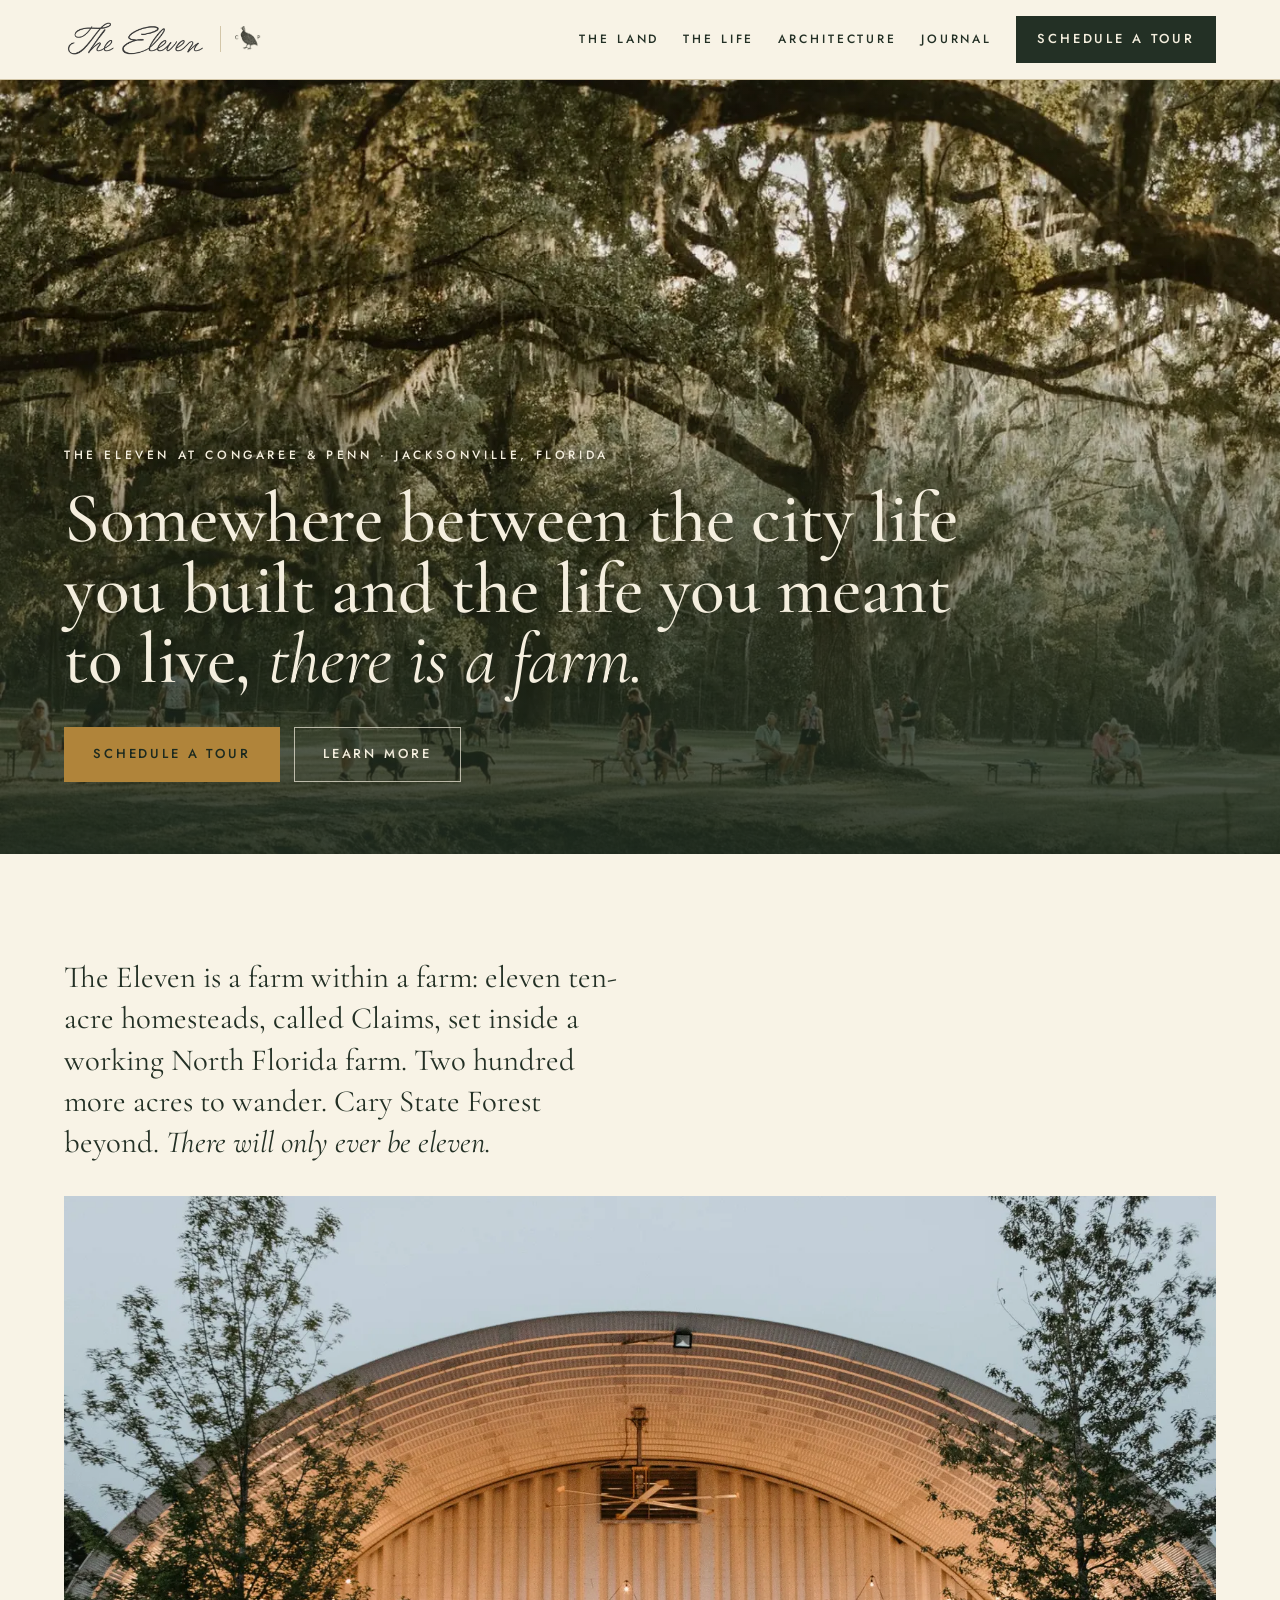
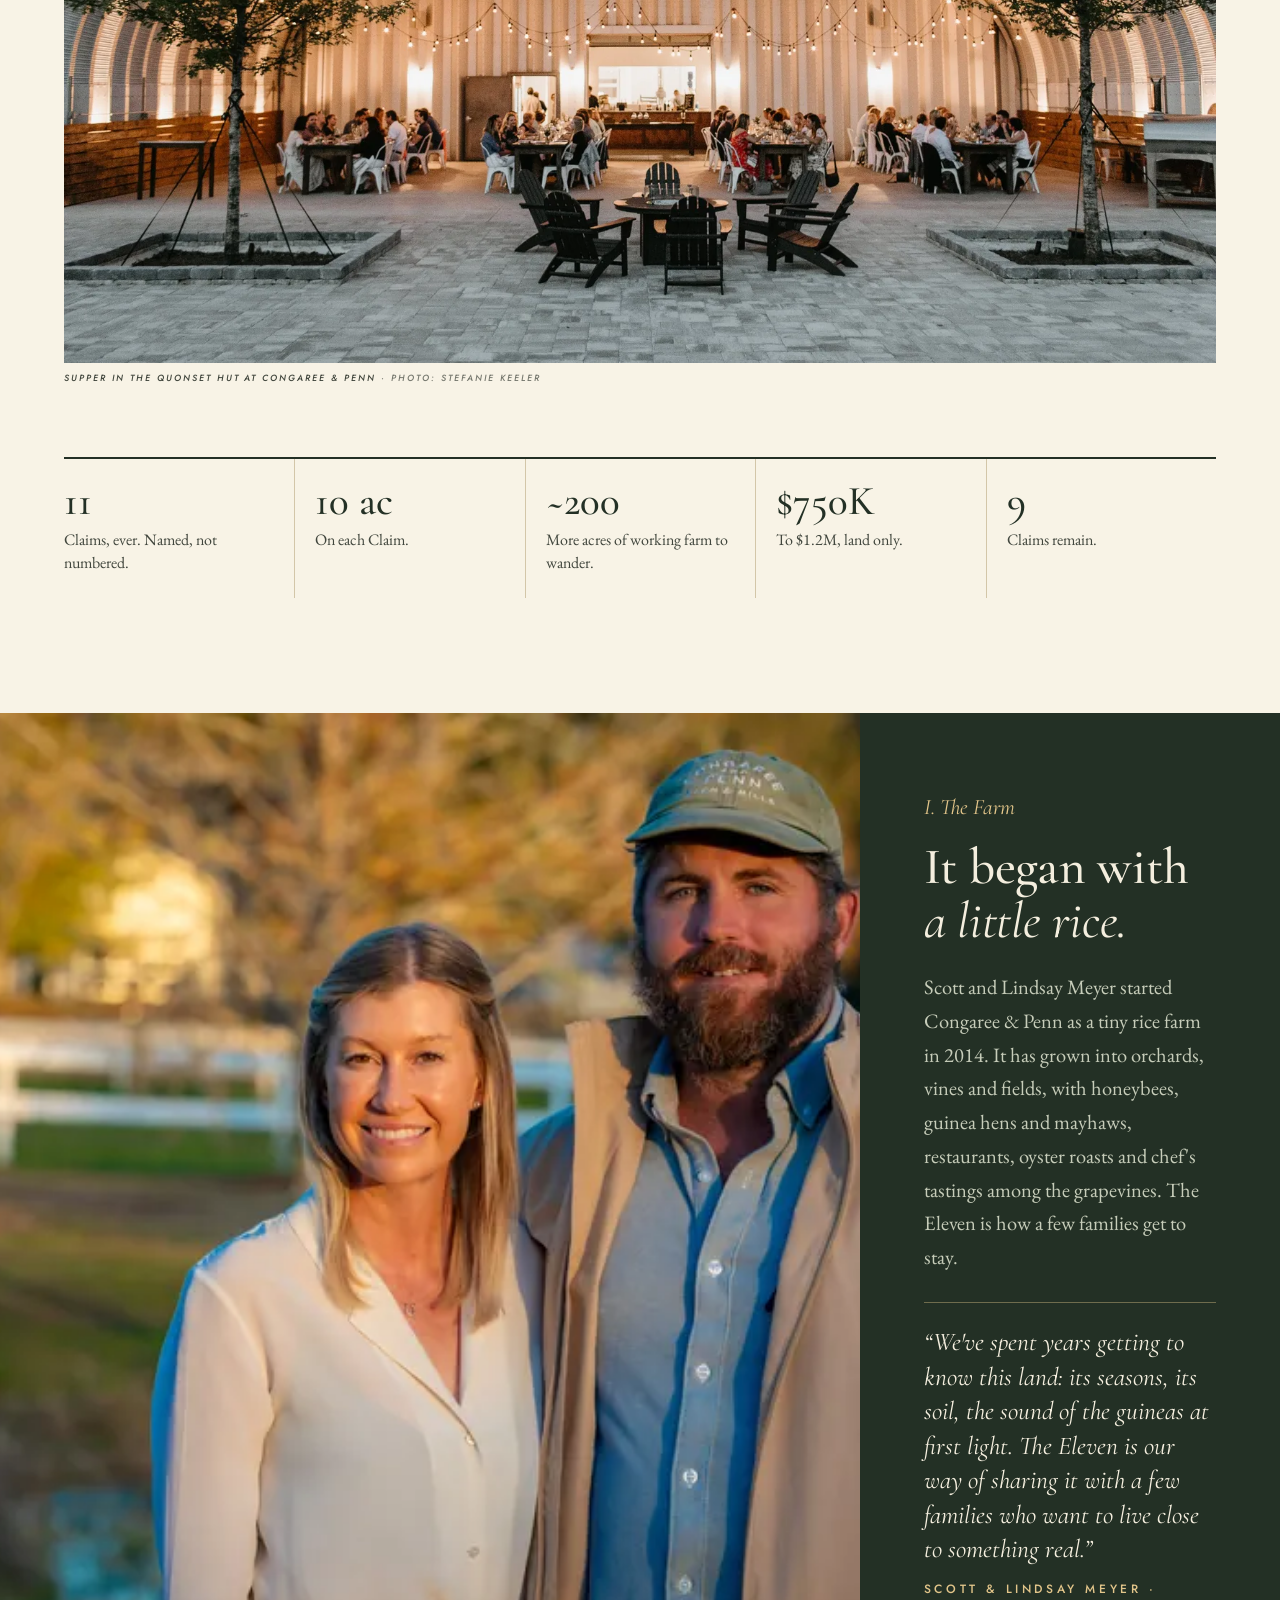
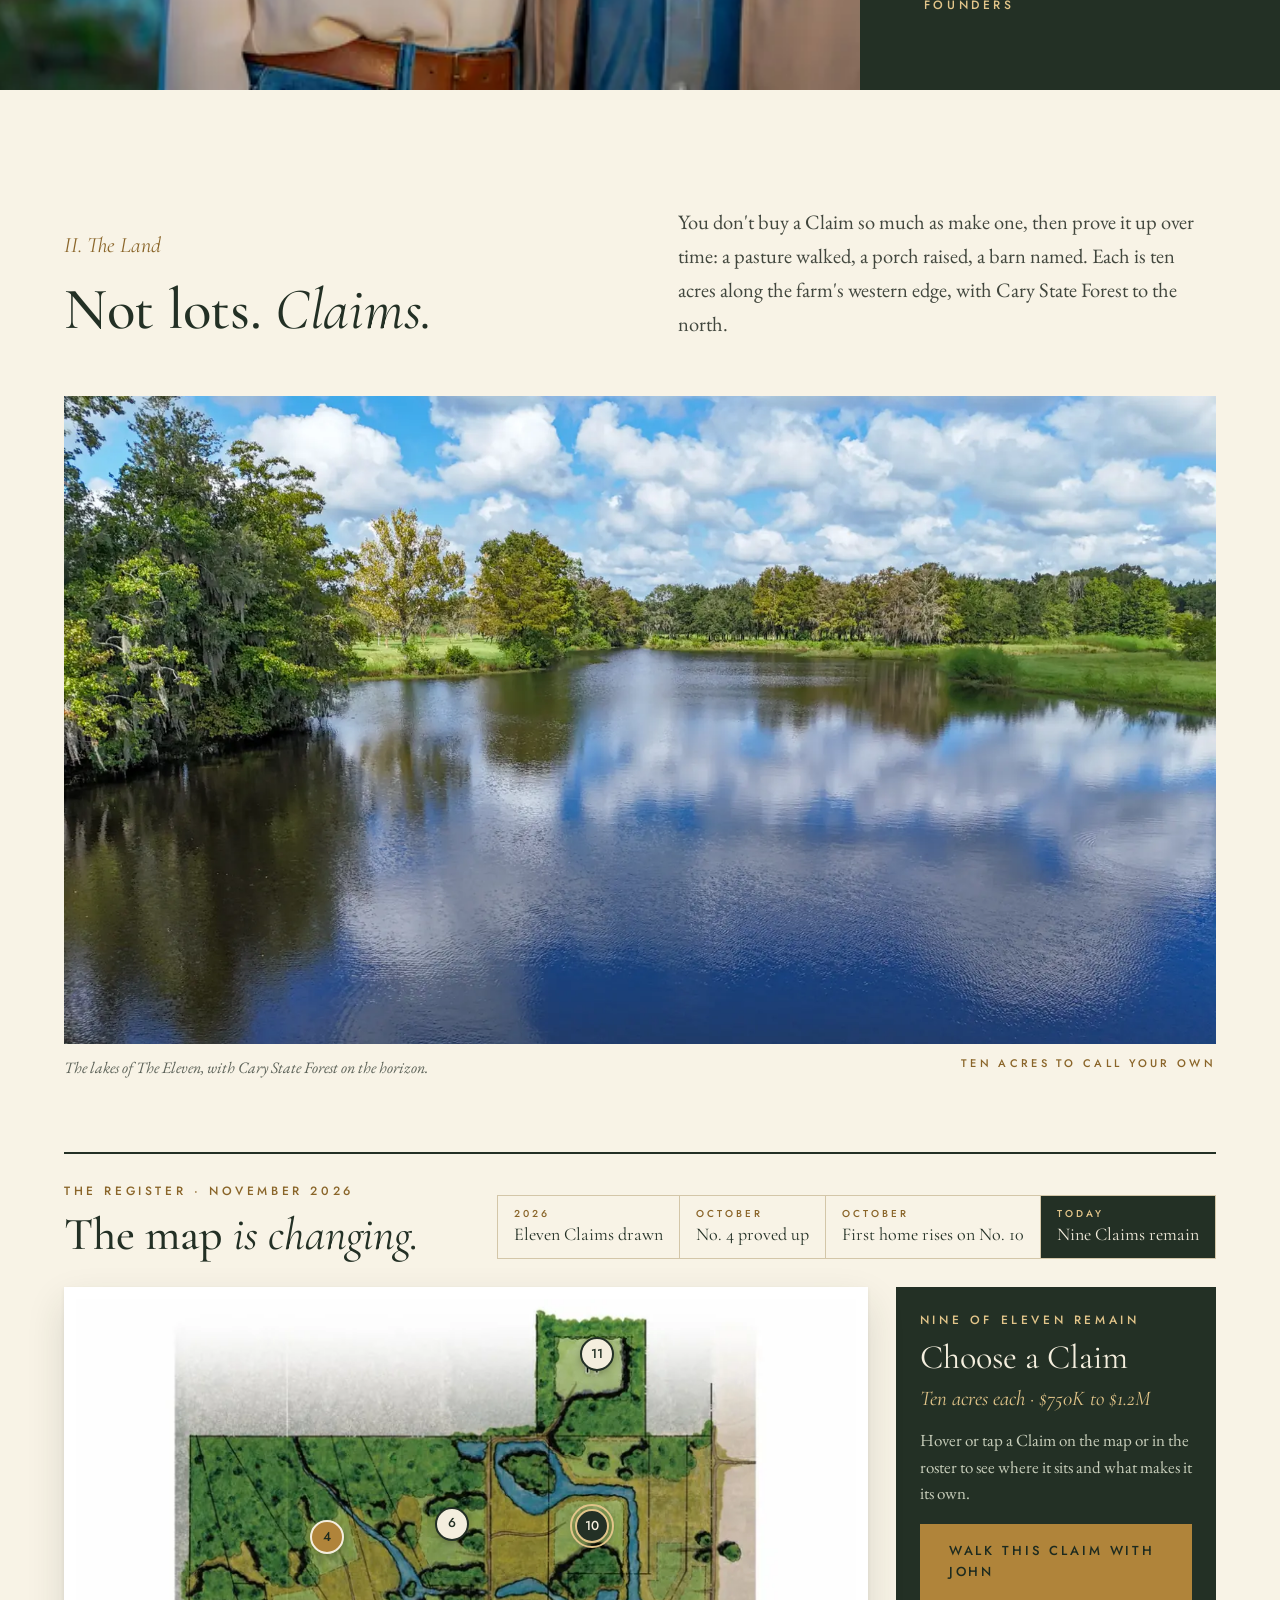
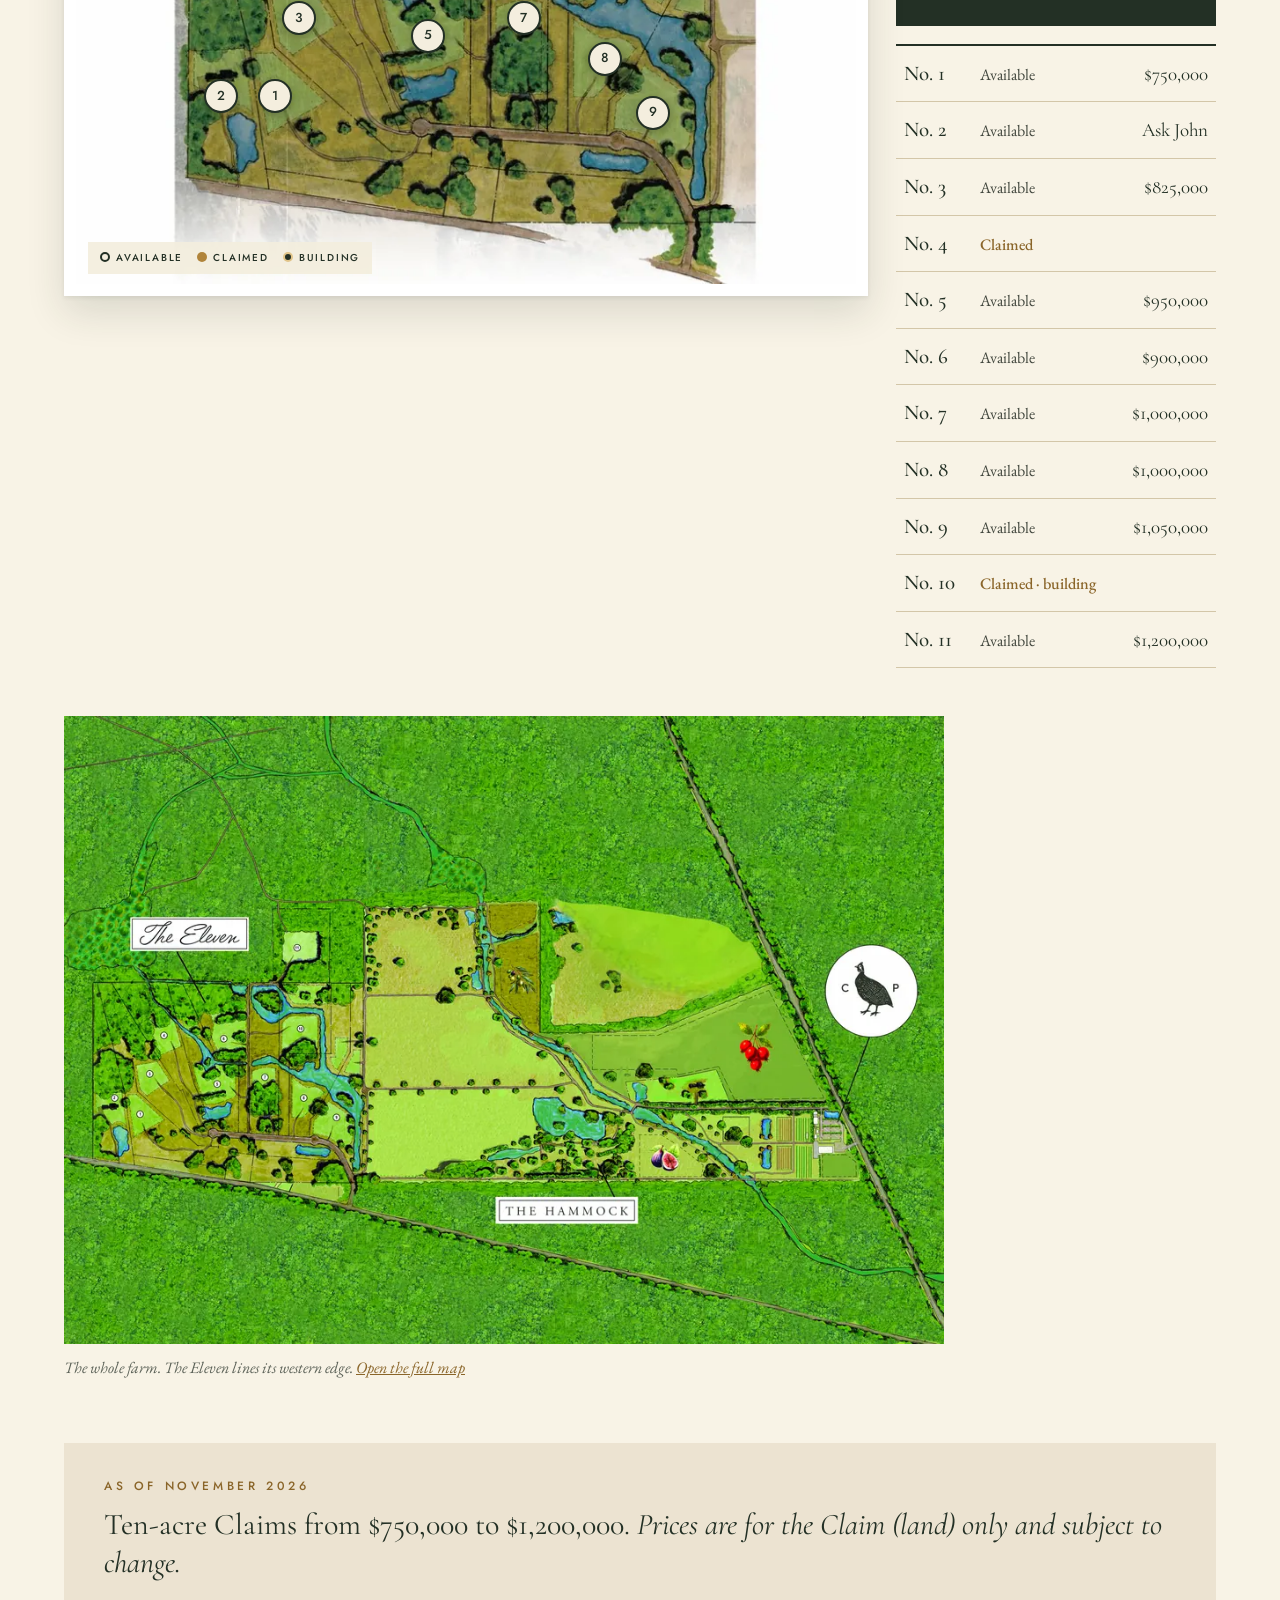
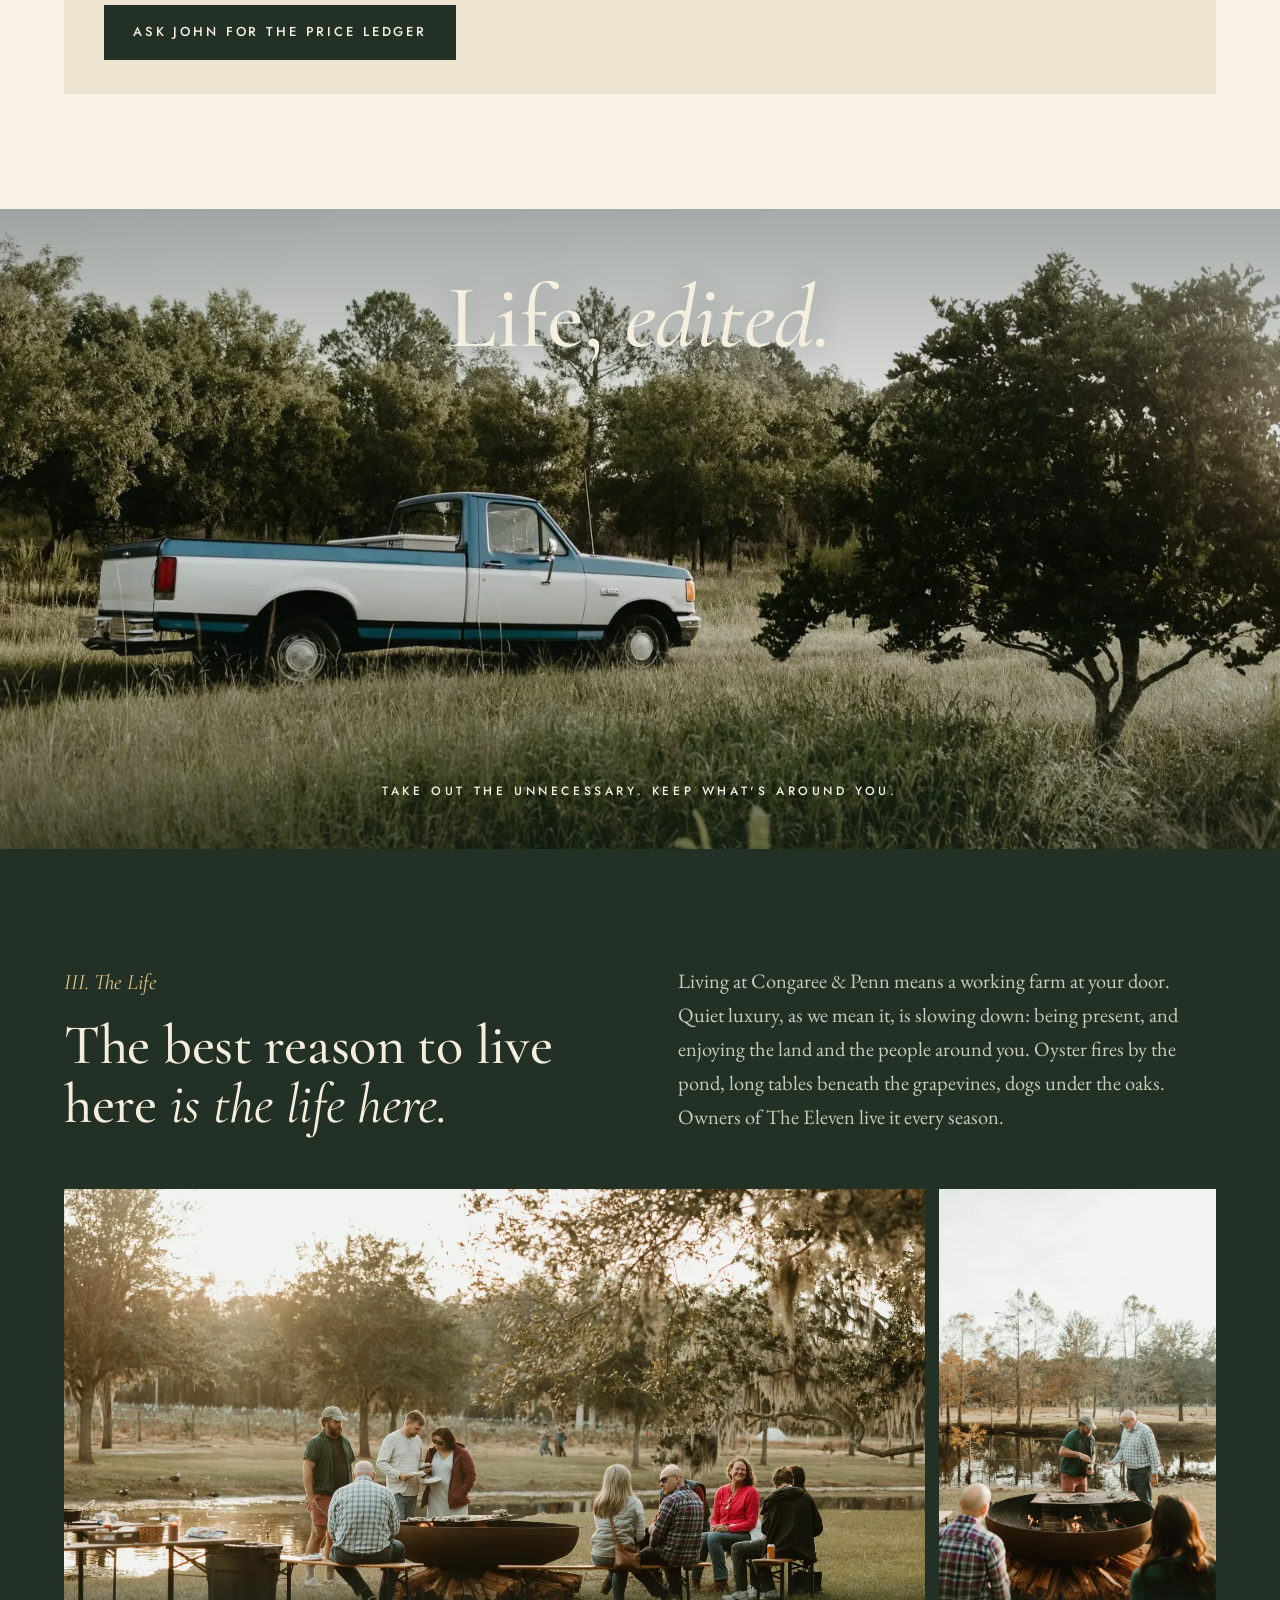
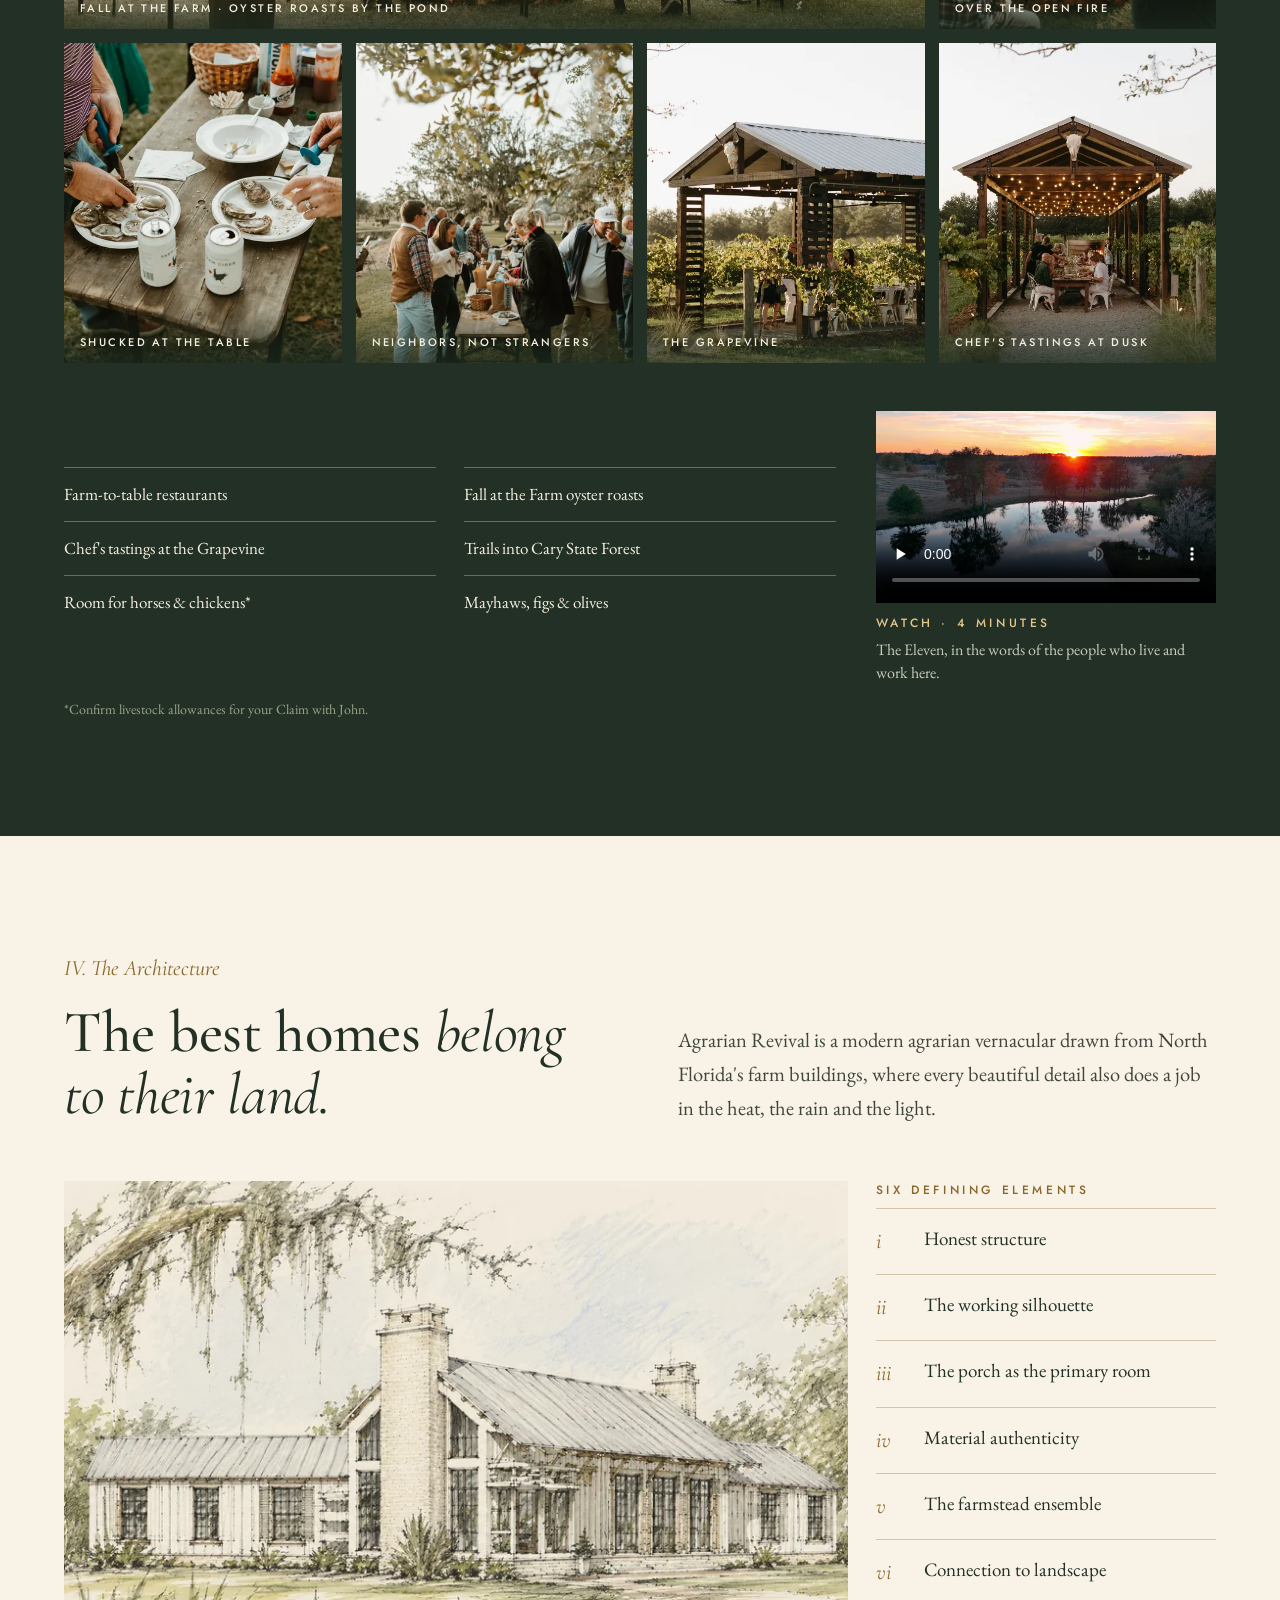
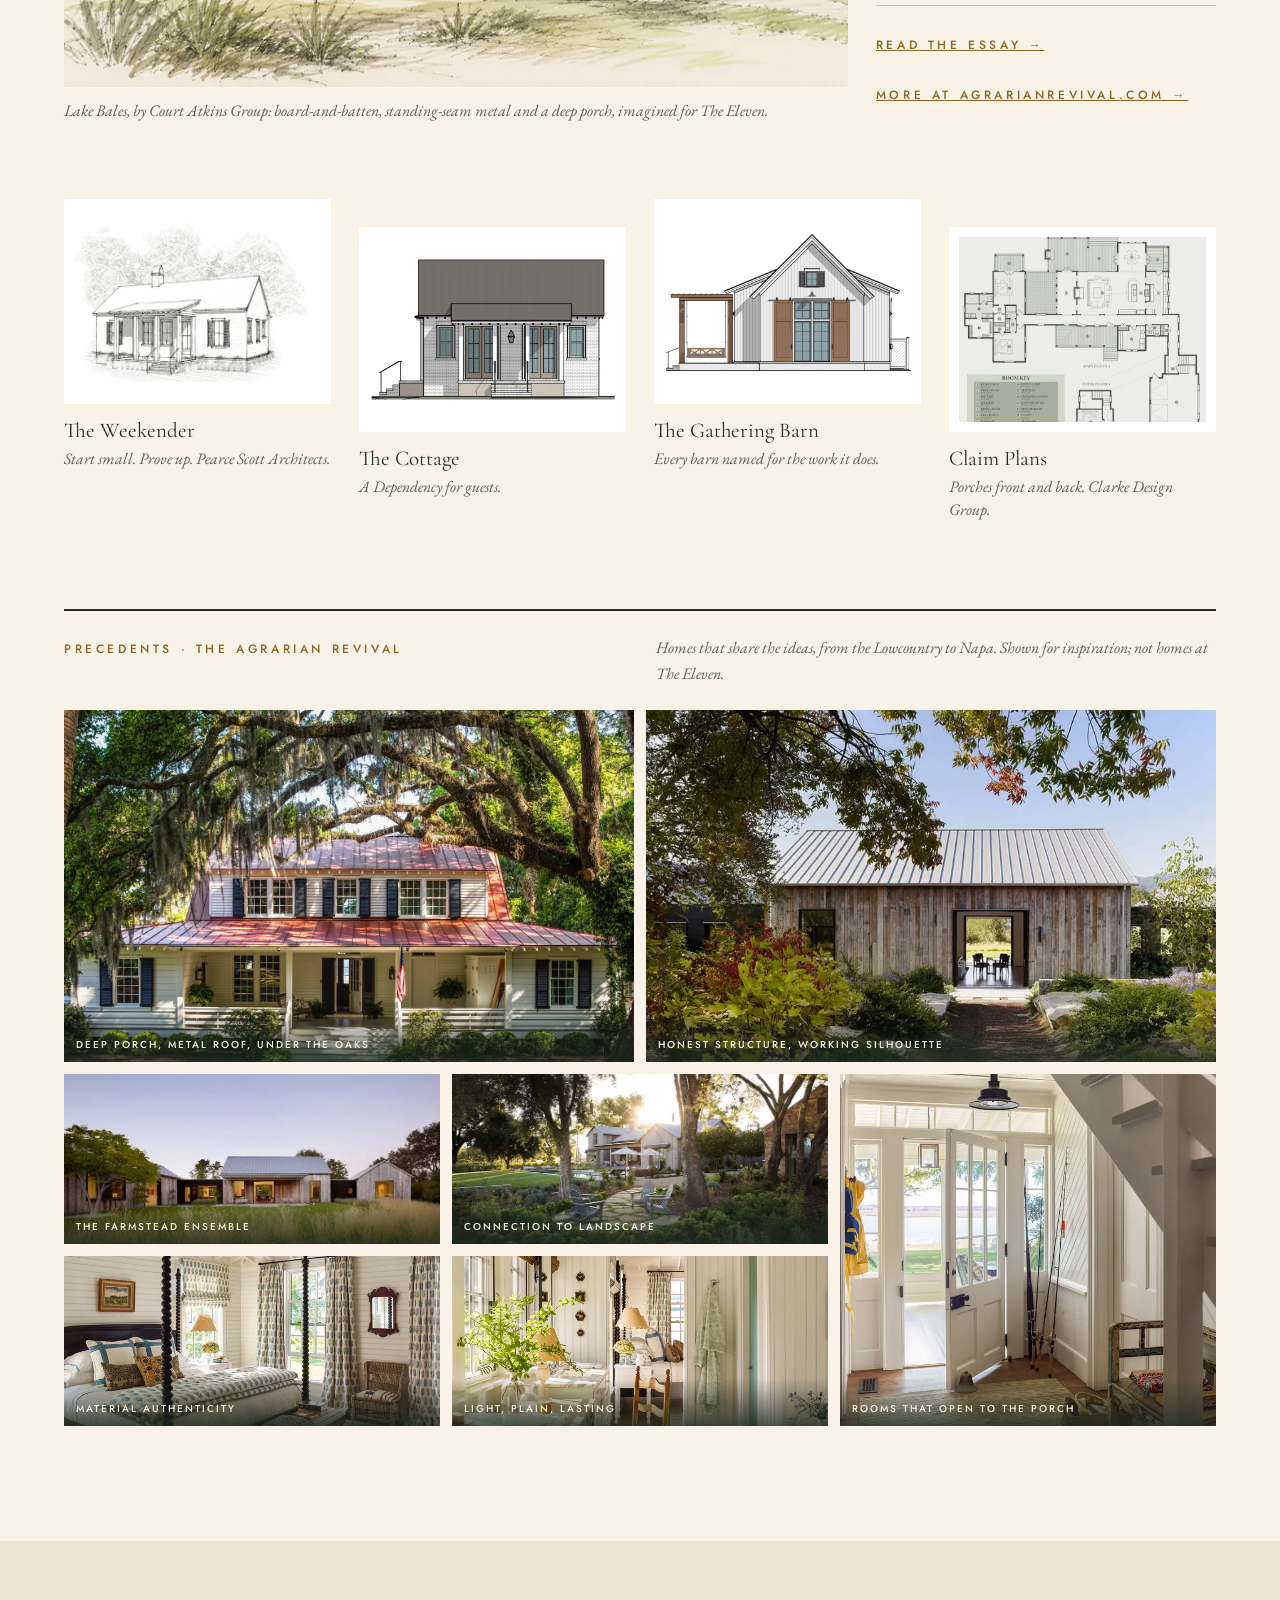
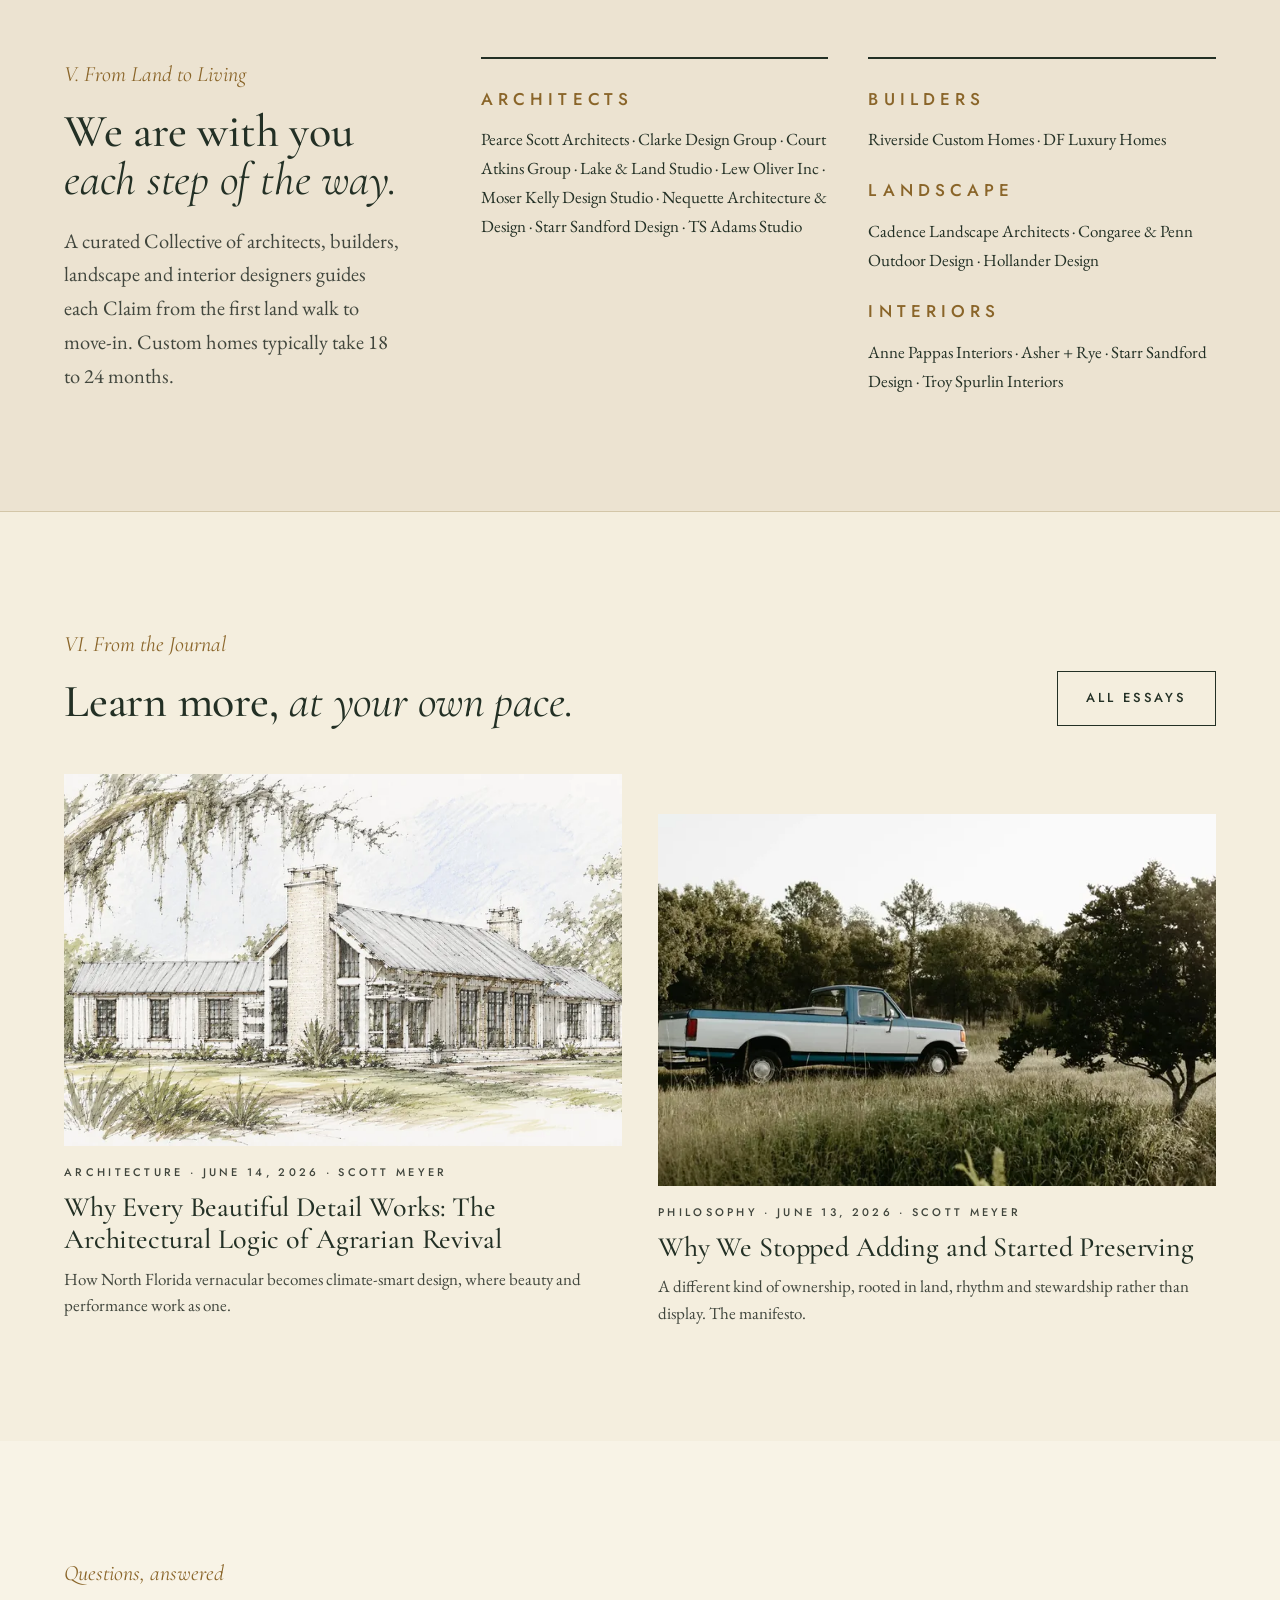
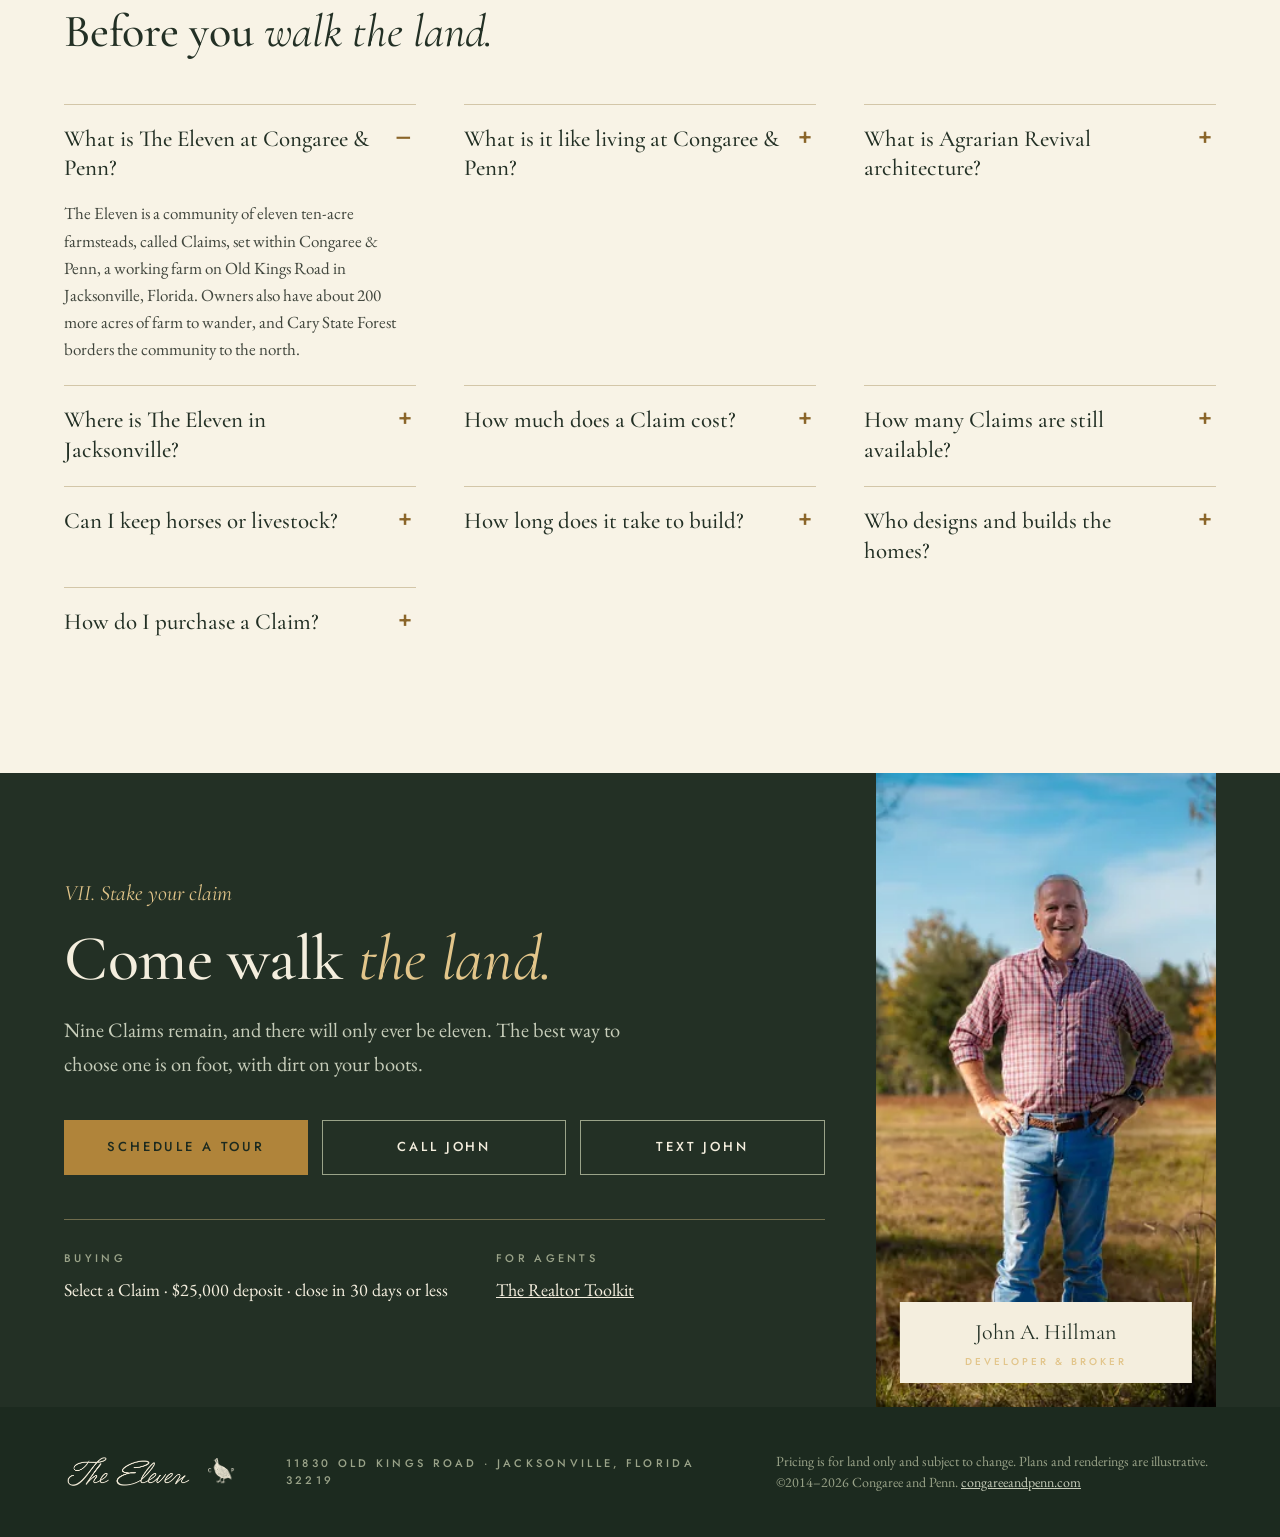
<file: website/index.html>
<!doctype html>
<html lang="en">
<head>
<meta charset="utf-8">
<meta name="viewport" content="width=device-width, initial-scale=1">
<title>The Eleven Jacksonville | Ten-Acre Homesites at Congaree &amp; Penn</title>
<meta name="description" content="The Eleven: eleven ten-acre homesites on the working farm at Congaree &amp; Penn in Jacksonville, FL. Agrarian Revival homes, from $750K. Tour with John Hillman.">
<link rel="canonical" href="https://elevenjacksonville.com/">
<meta name="robots" content="index, follow, max-image-preview:large">
<meta name="theme-color" content="#233025">

<meta property="og:type" content="website">
<meta property="og:site_name" content="The Eleven at Congaree &amp; Penn">
<meta property="og:title" content="The Eleven Jacksonville — Ten-Acre Homesites at Congaree &amp; Penn">
<meta property="og:description" content="Eleven ten-acre Claims on a working farm in Jacksonville, Florida. Nine remain. There will only ever be eleven.">
<meta property="og:url" content="https://elevenjacksonville.com/">
<meta property="og:image" content="https://elevenjacksonville.com/assets/img/og-the-eleven.jpg">
<meta property="og:image:width" content="1200">
<meta property="og:image:height" content="630">
<meta property="og:image:alt" content="Century-old live oaks draped in Spanish moss over a pasture at Congaree &amp; Penn">
<meta name="twitter:card" content="summary_large_image">

<link rel="icon" type="image/png" href="assets/img/favicon.png">
<link rel="apple-touch-icon" href="assets/img/apple-touch-icon.png">

<link rel="preconnect" href="https://fonts.googleapis.com">
<link rel="preconnect" href="https://fonts.gstatic.com" crossorigin>
<link href="https://fonts.googleapis.com/css2?family=Cormorant+Garamond:ital,wght@0,400;0,500;1,400;1,500&amp;family=EB+Garamond:ital,wght@0,400;0,500;1,400&amp;family=Jost:wght@500&amp;display=swap" rel="stylesheet">
<link rel="preload" as="image" type="image/webp" href="assets/img/live-oaks-spanish-moss-dog-days-congaree-penn-1822.webp" imagesrcset="assets/img/live-oaks-spanish-moss-dog-days-congaree-penn-800.webp 800w, assets/img/live-oaks-spanish-moss-dog-days-congaree-penn-1400.webp 1400w, assets/img/live-oaks-spanish-moss-dog-days-congaree-penn-1822.webp 1822w" imagesizes="100vw">
<link rel="stylesheet" href="assets/css/site.css">

<script type="application/ld+json">
{
  "@context": "https://schema.org",
  "@graph": [
    {
      "@type": "WebSite",
      "@id": "https://elevenjacksonville.com/#website",
      "url": "https://elevenjacksonville.com/",
      "name": "The Eleven at Congaree & Penn",
      "publisher": {
        "@id": "https://www.congareeandpenn.com/#organization"
      }
    },
    {
      "@type": "WebPage",
      "@id": "https://elevenjacksonville.com/#webpage",
      "url": "https://elevenjacksonville.com/",
      "name": "The Eleven Jacksonville | Ten-Acre Homesites at Congaree & Penn",
      "description": "Eleven ten-acre Claims on a working North Florida farm, bordered by Cary State Forest. From $750K, land only.",
      "isPartOf": {
        "@id": "https://elevenjacksonville.com/#website"
      },
      "about": {
        "@id": "https://elevenjacksonville.com/#place"
      },
      "primaryImageOfPage": "https://elevenjacksonville.com/assets/img/og-the-eleven.jpg",
      "dateModified": "2026-11-26"
    },
    {
      "@type": "Organization",
      "@id": "https://www.congareeandpenn.com/#organization",
      "name": "Congaree and Penn",
      "url": "https://www.congareeandpenn.com/",
      "foundingDate": "2014",
      "founder": [
        {
          "@type": "Person",
          "name": "Scott Meyer"
        },
        {
          "@type": "Person",
          "name": "Lindsay Meyer"
        }
      ],
      "address": {
        "@type": "PostalAddress",
        "streetAddress": "11830 Old Kings Road",
        "addressLocality": "Jacksonville",
        "addressRegion": "FL",
        "postalCode": "32219",
        "addressCountry": "US"
      },
      "sameAs": [
        "https://www.congareeandpenn.com/",
        "https://www.instagram.com/congareeandpenn/"
      ]
    },
    {
      "@type": "Place",
      "@id": "https://elevenjacksonville.com/#place",
      "name": "The Eleven at Congaree & Penn",
      "description": "Eleven ten-acre farmsteads, called Claims, set within the working farm at Congaree & Penn, with about 200 more acres of farm to wander and Cary State Forest to the north.",
      "address": {
        "@type": "PostalAddress",
        "streetAddress": "11830 Old Kings Road",
        "addressLocality": "Jacksonville",
        "addressRegion": "FL",
        "postalCode": "32219",
        "addressCountry": "US"
      },
      "containedInPlace": {
        "@id": "https://www.congareeandpenn.com/#organization"
      },
      "alternateName": [
        "The Eleven Jacksonville",
        "The Eleven at Congaree and Penn",
        "The Eleven Claims"
      ],
      "amenityFeature": [
        {
          "@type": "LocationFeatureSpecification",
          "name": "Ten-acre homesites",
          "value": true
        },
        {
          "@type": "LocationFeatureSpecification",
          "name": "Working farm",
          "value": true
        },
        {
          "@type": "LocationFeatureSpecification",
          "name": "Ponds and creek",
          "value": true
        },
        {
          "@type": "LocationFeatureSpecification",
          "name": "Farm-to-table dining",
          "value": true
        },
        {
          "@type": "LocationFeatureSpecification",
          "name": "Borders Cary State Forest",
          "value": true
        },
        {
          "@type": "LocationFeatureSpecification",
          "name": "Room for horses and livestock",
          "value": true
        }
      ],
      "keywords": "The Eleven Jacksonville, Congaree and Penn, Agrarian Revival, ten-acre homesites Jacksonville, farm community Jacksonville FL, land for sale Jacksonville"
    },
    {
      "@type": "Person",
      "@id": "https://elevenjacksonville.com/#john-hillman",
      "name": "John A. Hillman",
      "jobTitle": "Developer & Broker",
      "telephone": "+1-843-475-6686"
    },
    {
      "@type": "FAQPage",
      "@id": "https://elevenjacksonville.com/#faq",
      "mainEntity": [
        {
          "@type": "Question",
          "name": "What is The Eleven at Congaree & Penn?",
          "acceptedAnswer": {
            "@type": "Answer",
            "text": "The Eleven is a community of eleven ten-acre farmsteads, called Claims, set within Congaree & Penn, a working farm on Old Kings Road in Jacksonville, Florida. Owners also have about 200 more acres of farm to wander, and Cary State Forest borders the community to the north."
          }
        },
        {
          "@type": "Question",
          "name": "What is it like living at Congaree & Penn?",
          "acceptedAnswer": {
            "@type": "Answer",
            "text": "Owners at The Eleven live on their own ten acres inside a working farm, with about 200 more acres of orchards, pastures, ponds and trails to wander, farm-to-table dining and the Grapevine pavilion, seasonal oyster roasts, and Cary State Forest to the north."
          }
        },
        {
          "@type": "Question",
          "name": "What is Agrarian Revival architecture?",
          "acceptedAnswer": {
            "@type": "Answer",
            "text": "Agrarian Revival is the architectural language of The Eleven: homes drawn from North Florida's working farm buildings, with honest structure, steep metal roofs, deep porches used as primary rooms, authentic materials, farmstead ensembles of outbuildings, and orientation to breeze, light and landscape."
          }
        },
        {
          "@type": "Question",
          "name": "Where is The Eleven in Jacksonville?",
          "acceptedAnswer": {
            "@type": "Answer",
            "text": "The Eleven is at Congaree & Penn, 11830 Old Kings Road, Jacksonville, Florida 32219, on the western edge of the farm with Cary State Forest along its northern border."
          }
        },
        {
          "@type": "Question",
          "name": "How much does a Claim at The Eleven cost?",
          "acceptedAnswer": {
            "@type": "Answer",
            "text": "As of November 2026, ten-acre Claims are priced from $750,000 to $1,200,000. The price is for the Claim (land) only; the home is designed and built separately."
          }
        },
        {
          "@type": "Question",
          "name": "How many Claims are still available?",
          "acceptedAnswer": {
            "@type": "Answer",
            "text": "Nine of the eleven Claims remain as of November 2026. Claim No. 4 has closed, and the first home is under construction on Claim No. 10. There will only ever be eleven."
          }
        },
        {
          "@type": "Question",
          "name": "Can I keep horses or livestock at The Eleven?",
          "acceptedAnswer": {
            "@type": "Answer",
            "text": "The Claims are agricultural and laid out for horses, chickens and other livestock. Allowances should be confirmed for each Claim with broker John Hillman."
          }
        },
        {
          "@type": "Question",
          "name": "How long does it take to build a home at The Eleven?",
          "acceptedAnswer": {
            "@type": "Answer",
            "text": "Custom homes typically take 18 to 24 months, depending on the design and the builder chosen."
          }
        },
        {
          "@type": "Question",
          "name": "Who designs and builds the homes?",
          "acceptedAnswer": {
            "@type": "Answer",
            "text": "Homes are designed and built with a curated Collective of architects, builders, landscape and interior designers, including Pearce Scott Architects, Clarke Design Group, Court Atkins Group, Riverside Custom Homes and DF Luxury Homes."
          }
        },
        {
          "@type": "Question",
          "name": "How do I purchase a Claim?",
          "acceptedAnswer": {
            "@type": "Answer",
            "text": "Select your Claim, sign the Purchase and Sale Agreement with a $25,000 earnest deposit, and close in 30 days or less. To schedule a tour, call or text John Hillman at 843.475.6686."
          }
        }
      ]
    }
  ]
}
</script>
</head>
<body>
<a class="skip" href="#main">Skip to content</a>

<header class="nav">
  <div class="wrap">
    <a class="brand" href="/" aria-label="The Eleven at Congaree &amp; Penn, home">
      <img src="assets/img/the-eleven-script-logo-dark-500.png" alt="The Eleven" width="142" height="40" style="height:40px;width:auto">
      <span class="sep" aria-hidden="true"></span>
      <img src="assets/img/congaree-penn-guinea-hen-dark-120.png" alt="Congaree &amp; Penn" width="26" height="26" style="height:26px;width:auto">
    </a>
    <nav aria-label="Main">
      <ul>
        <li><a href="#land">The Land</a></li>
        <li><a href="#life">The Life</a></li>
        <li><a href="#architecture">Architecture</a></li>
        <li><a href="journal/index.html">Journal</a></li>
        <li><a class="btn btn-pine" href="#visit">Schedule a Tour</a></li>
      </ul>
    </nav>
  </div>
</header>

<main id="main">

<!-- HERO -->
<section class="hero-photo">
  <picture>
    <source type="image/webp" srcset="assets/img/live-oaks-spanish-moss-dog-days-congaree-penn-800.webp 800w, assets/img/live-oaks-spanish-moss-dog-days-congaree-penn-1400.webp 1400w, assets/img/live-oaks-spanish-moss-dog-days-congaree-penn-1822.webp 1822w" sizes="100vw">
    <img src="assets/img/live-oaks-spanish-moss-dog-days-congaree-penn-1400.jpg" width="1400" height="914" fetchpriority="high" alt="Century-old live oaks draped in Spanish moss shade neighbors and their dogs gathered by the pond at Congaree &amp; Penn">
  </picture>
  <div class="hero-copy">
    <div class="wrap">
      <h1><span class="lbl h1-eyebrow">The Eleven at Congaree &amp; Penn · Jacksonville, Florida</span>Somewhere between the city life you built and the life you meant to live, <em>there is a farm.</em></h1>
      <div class="btns">
        <a class="btn btn-brass" href="#visit">Schedule a Tour</a>
        <a class="btn btn-ghost" href="#land">Learn More</a>
      </div>
    </div>
  </div>
</section>

<section class="hero">
  <div class="wrap">
    <p class="lede hero-intro">The Eleven is a farm within a farm: eleven ten-acre homesteads, called Claims, set inside a working North Florida farm. Two hundred more acres to wander. Cary State Forest beyond. <em>There will only ever be eleven.</em></p>
    <figure class="hero-figure">
      <picture>
        <source type="image/webp" srcset="assets/img/quonset-hut-dining-congaree-penn-800.webp 800w, assets/img/quonset-hut-dining-congaree-penn-1600.webp 1600w" sizes="(max-width: 1240px) 100vw, 1180px">
        <img src="assets/img/quonset-hut-dining-congaree-penn-1600.jpg" srcset="assets/img/quonset-hut-dining-congaree-penn-800.jpg 800w, assets/img/quonset-hut-dining-congaree-penn-1600.jpg 1600w" sizes="(max-width: 1240px) 100vw, 1180px" width="1600" height="1066" loading="lazy" decoding="async" alt="Guests dining at long tables under string lights in the open Quonset hut at Congaree &amp; Penn, Jacksonville, at dusk">
      </picture>
      <figcaption class="lbl">Supper in the Quonset hut at Congaree &amp; Penn <span class="credit">· Photo: Stefanie Keeler</span></figcaption>
    </figure>
    <div class="ledger" role="list">
      <div role="listitem"><b>11</b><span>Claims, ever. Named, not numbered.</span></div>
      <div role="listitem"><b>10 ac</b><span>On each Claim.</span></div>
      <div role="listitem"><b>~200</b><span>More acres of working farm to wander.</span></div>
      <div role="listitem"><b>$750K</b><span>To $1.2M, land only.</span></div>
      <div role="listitem"><b>9</b><span>Claims remain.</span></div>
    </div>
  </div>
</section>

<!-- I. THE FARM -->
<section class="sec" aria-labelledby="farm-h" style="padding-bottom:0">
  <div class="farm dark">
    <figure>
      <picture>
        <source type="image/webp" srcset="assets/img/scott-lindsay-meyer-founders-congaree-penn-800.webp 800w, assets/img/scott-lindsay-meyer-founders-congaree-penn-1600.webp 1600w" sizes="(max-width: 900px) 100vw, 58vw">
        <img src="assets/img/scott-lindsay-meyer-founders-congaree-penn-1600.jpg" width="1600" height="1067" loading="lazy" decoding="async" alt="Scott and Lindsay Meyer, founders of Congaree &amp; Penn, at golden hour beside a white board fence on the farm">
      </picture>
    </figure>
    <div class="copy">
      <p class="ch">I. The Farm</p>
      <h2 id="farm-h" class="h2" style="font-size:clamp(38px,4vw,52px)">It began with <em>a little rice.</em></h2>
      <p class="lede" style="margin-top:22px">Scott and Lindsay Meyer started Congaree &amp; Penn as a tiny rice farm in 2014. It has grown into orchards, vines and fields, with honeybees, guinea hens and mayhaws, restaurants, oyster roasts and chef's tastings among the grapevines. The Eleven is how a few families get to stay.</p>
      <blockquote>“We've spent years getting to know this land: its seasons, its soil, the sound of the guineas at first light. The Eleven is our way of sharing it with a few families who want to live close to something real.”
        <cite class="lbl">Scott &amp; Lindsay Meyer · Founders</cite>
      </blockquote>
    </div>
  </div>
</section>

<!-- II. THE LAND -->
<section id="land" class="sec" aria-labelledby="land-h">
  <div class="wrap">
    <div class="split">
      <div>
        <p class="ch">II. The Land</p>
        <h2 id="land-h" class="h2">Not lots. <em>Claims.</em></h2>
      </div>
      <p class="lede">You don't buy a Claim so much as make one, then prove it up over time: a pasture walked, a porch raised, a barn named. Each is ten acres along the farm's western edge, with Cary State Forest to the north.</p>
    </div>

    <figure class="lakes">
      <picture>
        <source type="image/webp" srcset="assets/img/the-eleven-lakes-drone-cary-state-forest-800.webp 800w, assets/img/the-eleven-lakes-drone-cary-state-forest-1600.webp 1600w, assets/img/the-eleven-lakes-drone-cary-state-forest-1920.webp 1920w" sizes="(max-width: 1320px) 100vw, 1320px">
        <img src="assets/img/the-eleven-lakes-drone-cary-state-forest-1600.jpg" width="1600" height="1200" loading="lazy" decoding="async" alt="Drone view across one of The Eleven's lakes, reflecting clouds, with live oaks, open pasture and the tree line of Cary State Forest beyond">
      </picture>
      <figcaption class="cap-row"><span>The lakes of The Eleven, with Cary State Forest on the horizon.</span><span class="lbl" style="font-size:11px;font-style:normal">Ten acres to call your own</span></figcaption>
    </figure>

    <div class="atlas" id="register">
      <div class="atlas-head">
        <div>
          <p class="lbl">The Register · November 2026</p>
          <h3>The map <em>is changing.</em></h3>
        </div>
        <ol class="timeline" aria-label="How the map has changed">
          <li><button type="button" data-show="all"><span class="lbl">2026</span>Eleven Claims drawn</button></li>
          <li><button type="button" data-show="4"><span class="lbl">October</span>No. 4 proved up</button></li>
          <li><button type="button" data-show="10"><span class="lbl">October</span>First home rises on No. 10</button></li>
          <li><button type="button" data-show="open" class="on"><span class="lbl">Today</span>Nine Claims remain</button></li>
        </ol>
      </div>
      <div class="atlas-body">
        <div class="atlas-map">
          <picture>
            <source type="image/webp" srcset="assets/img/the-eleven-claim-map-eleven-claims-800.webp 800w, assets/img/the-eleven-claim-map-eleven-claims-1200.webp 1200w" sizes="(max-width: 900px) 100vw, 62vw">
            <img src="assets/img/the-eleven-claim-map-eleven-claims-1200.jpg" width="1200" height="900" loading="lazy" decoding="async" alt="Watercolor plan of The Eleven showing Claims 1 through 11 among pastures, ponds, a creek and tree canopy">
          </picture>
          <button type="button" class="pin pin-open" style="left:26.2%;top:67.3%" data-claim="1" aria-label="Claim No. 1: Available, $750,000"><span>1</span></button>
          <button type="button" class="pin pin-open" style="left:19.5%;top:67.3%" data-claim="2" aria-label="Claim No. 2: Available, Ask John"><span>2</span></button>
          <button type="button" class="pin pin-open" style="left:29.2%;top:54.4%" data-claim="3" aria-label="Claim No. 3: Available, $825,000"><span>3</span></button>
          <button type="button" class="pin pin-claimed" style="left:32.7%;top:41.1%" data-claim="4" aria-label="Claim No. 4: Claimed, closed"><span>4</span></button>
          <button type="button" class="pin pin-open" style="left:45.3%;top:57.3%" data-claim="5" aria-label="Claim No. 5: Available, $950,000"><span>5</span></button>
          <button type="button" class="pin pin-open" style="left:48.3%;top:38.9%" data-claim="6" aria-label="Claim No. 6: Available, $900,000"><span>6</span></button>
          <button type="button" class="pin pin-open" style="left:57.2%;top:54.4%" data-claim="7" aria-label="Claim No. 7: Available, $1,000,000"><span>7</span></button>
          <button type="button" class="pin pin-open" style="left:67.3%;top:61.1%" data-claim="8" aria-label="Claim No. 8: Available, $1,000,000"><span>8</span></button>
          <button type="button" class="pin pin-open" style="left:73.3%;top:70.0%" data-claim="9" aria-label="Claim No. 9: Available, $1,050,000"><span>9</span></button>
          <button type="button" class="pin pin-building" style="left:65.7%;top:39.3%" data-claim="10" aria-label="Claim No. 10: Claimed, first home underway"><span>10</span></button>
          <button type="button" class="pin pin-open" style="left:66.3%;top:11.1%" data-claim="11" aria-label="Claim No. 11: Available, $1,200,000"><span>11</span></button>
          <div class="legend" aria-hidden="true"><span><i class="k-open"></i>Available</span><span><i class="k-claimed"></i>Claimed</span><span><i class="k-building"></i>Building</span></div>
        </div>
        <div class="atlas-side">
          <div class="card" aria-live="polite">
            <p class="lbl" id="card-status">Nine of eleven remain</p>
            <p class="card-no" id="card-no">Choose a Claim</p>
            <p class="card-price" id="card-price">Ten acres each · $750K to $1.2M</p>
            <p class="card-text" id="card-text">Hover or tap a Claim on the map or in the roster to see where it sits and what makes it its own.</p>
            <a class="btn btn-pine" id="card-cta" href="sms:+18434756686?&amp;body=I%27d%20like%20to%20walk%20The%20Eleven">Walk this Claim with John</a>
          </div>
          <ul class="roster" aria-label="Claims roster">
        <li><button type="button" class="row row-open" data-claim="1"><b>No. 1</b><span>Available</span><em>$750,000</em></button></li>
        <li><button type="button" class="row row-open" data-claim="2"><b>No. 2</b><span>Available</span><em>Ask John</em></button></li>
        <li><button type="button" class="row row-open" data-claim="3"><b>No. 3</b><span>Available</span><em>$825,000</em></button></li>
        <li><button type="button" class="row row-claimed" data-claim="4"><b>No. 4</b><span>Claimed</span><em></em></button></li>
        <li><button type="button" class="row row-open" data-claim="5"><b>No. 5</b><span>Available</span><em>$950,000</em></button></li>
        <li><button type="button" class="row row-open" data-claim="6"><b>No. 6</b><span>Available</span><em>$900,000</em></button></li>
        <li><button type="button" class="row row-open" data-claim="7"><b>No. 7</b><span>Available</span><em>$1,000,000</em></button></li>
        <li><button type="button" class="row row-open" data-claim="8"><b>No. 8</b><span>Available</span><em>$1,000,000</em></button></li>
        <li><button type="button" class="row row-open" data-claim="9"><b>No. 9</b><span>Available</span><em>$1,050,000</em></button></li>
        <li><button type="button" class="row row-building" data-claim="10"><b>No. 10</b><span>Claimed · building</span><em></em></button></li>
        <li><button type="button" class="row row-open" data-claim="11"><b>No. 11</b><span>Available</span><em>$1,200,000</em></button></li>
          </ul>
        </div>
      </div>
      <figure class="farm-wide">
        <a href="assets/img/congaree-penn-overall-farm-map-2000.jpg" style="display:block">
        <picture>
          <source type="image/webp" srcset="assets/img/congaree-penn-overall-farm-map-1000.webp 1000w, assets/img/congaree-penn-overall-farm-map-2000.webp 2000w" sizes="(max-width: 900px) 100vw, 34vw">
          <img src="assets/img/congaree-penn-overall-farm-map-1000.jpg" width="1000" height="713" loading="lazy" decoding="async" alt="Illustrated master map of Congaree &amp; Penn: The Eleven on the western edge, The Hammock, pastures, orchards, ponds and the creek running to the farm village">
        </picture>
        </a>
        <figcaption>The whole farm. The Eleven lines its western edge. <a href="assets/img/congaree-penn-overall-farm-map-2000.jpg">Open the full map</a></figcaption>
      </figure>
    </div>
    <script type="application/json" id="claims-data">{"1": {"s": "open", "p": "$750,000", "t": "Open pasture near the entry, beside its own pond."}, "2": {"s": "open", "p": "Ask John", "t": "The southwest corner, wrapped by tree canopy and a pond."}, "3": {"s": "open", "p": "$825,000", "t": "Pasture opening to a wooded edge."}, "4": {"s": "claimed", "p": "Closed", "t": "Proved up in October 2026: pond, oak hammocks and pasture. The first Claim at The Eleven."}, "5": {"s": "open", "p": "$950,000", "t": "At the heart of the plan, with its own pond."}, "6": {"s": "open", "p": "$900,000", "t": "Backs to Cary State Forest, with water views to the south and west."}, "7": {"s": "open", "p": "$1,000,000", "t": "Centered on a hammock of mature trees."}, "8": {"s": "open", "p": "$1,000,000", "t": "Along the creek and its ponds."}, "9": {"s": "open", "p": "$1,050,000", "t": "The eastern corner, framed by the creek and the entry drive."}, "10": {"s": "building", "p": "First home underway", "t": "Riverside Custom Homes is building the first home at The Eleven here."}, "11": {"s": "open", "p": "$1,200,000", "t": "Set apart to the north, its own clearing in the woods."}}</script>

    <div class="price oat">
      <div>
        <p class="lbl">As of November 2026</p>
        <p class="big">Ten-acre Claims from $750,000 to $1,200,000. <em>Prices are for the Claim (land) only and subject to change.</em></p>
      </div>
      <a class="btn btn-pine" href="tel:+18434756686">Ask John for the price ledger</a>
    </div>
  </div>
</section>

<!-- INTERLUDE -->
<section class="interlude" aria-label="Life, edited">
  <picture>
    <source type="image/webp" srcset="assets/img/vintage-pickup-truck-pasture-congaree-penn-800.webp 800w, assets/img/vintage-pickup-truck-pasture-congaree-penn-1600.webp 1600w, assets/img/vintage-pickup-truck-pasture-congaree-penn-2400.webp 2400w" sizes="100vw">
    <img src="assets/img/vintage-pickup-truck-pasture-congaree-penn-1600.jpg" width="1600" height="900" loading="lazy" decoding="async" alt="A vintage blue-and-white pickup truck parked in tall pasture grass beside young orchard trees at Congaree &amp; Penn">
  </picture>
  <div class="interlude-copy">
    <p>Life, <em>edited.</em></p>
    <span class="lbl">Take out the unnecessary. Keep what's around you.</span>
  </div>
</section>

<!-- III. THE LIFE -->
<section id="life" class="sec dark" aria-labelledby="life-h">
  <div class="wrap">
    <div class="split">
      <div>
        <p class="ch">III. The Life</p>
        <h2 id="life-h" class="h2" style="font-size:clamp(38px,4.4vw,60px)">The best reason to live here <em>is the life here.</em></h2>
      </div>
      <p class="lede">Living at Congaree &amp; Penn means a working farm at your door. Quiet luxury, as we mean it, is slowing down: being present, and enjoying the land and the people around you. Oyster fires by the pond, long tables beneath the grapevines, dogs under the oaks. Owners of The Eleven live it every season.</p>
    </div>

    <div class="essay">
      <figure class="e-a">
        <picture><source type="image/webp" srcset="assets/img/oyster-roast-fire-pit-pond-golden-hour-congaree-penn-800.webp 800w, assets/img/oyster-roast-fire-pit-pond-golden-hour-congaree-penn-1600.webp 1600w" sizes="(max-width: 900px) 100vw, 70vw"><img src="assets/img/oyster-roast-fire-pit-pond-golden-hour-congaree-penn-1600.jpg" width="1600" height="1067" loading="lazy" decoding="async" alt="Neighbors gather on benches around a wood-fired oyster pit beside the pond at golden hour, the vineyard behind them"></picture>
        <figcaption>Fall at the Farm · oyster roasts by the pond</figcaption>
      </figure>
      <figure class="e-b">
        <picture><source type="image/webp" srcset="assets/img/oysters-over-open-fire-pond-congaree-penn-700.webp 700w, assets/img/oysters-over-open-fire-pond-congaree-penn-1100.webp 1100w" sizes="(max-width: 900px) 50vw, 25vw"><img src="assets/img/oysters-over-open-fire-pond-congaree-penn-700.jpg" width="700" height="1049" loading="lazy" decoding="async" alt="Oysters roasting on a steel plate over an open wood fire as guests look on beside the pond"></picture>
        <figcaption>Over the open fire</figcaption>
      </figure>
      <figure class="e-c">
        <picture><source type="image/webp" srcset="assets/img/shucking-oysters-farm-cider-congaree-penn-800.webp 800w, assets/img/shucking-oysters-farm-cider-congaree-penn-1400.webp 1400w" sizes="(max-width: 900px) 50vw, 25vw"><img src="assets/img/shucking-oysters-farm-cider-congaree-penn-800.jpg" width="800" height="533" loading="lazy" decoding="async" alt="Hands shucking fresh oysters on a weathered wooden table beside cans of farm cider"></picture>
        <figcaption>Shucked at the table</figcaption>
      </figure>
      <figure class="e-d">
        <picture><source type="image/webp" srcset="assets/img/oyster-roast-guests-under-live-oaks-congaree-penn-700.webp 700w, assets/img/oyster-roast-guests-under-live-oaks-congaree-penn-1100.webp 1100w" sizes="(max-width: 900px) 50vw, 25vw"><img src="assets/img/oyster-roast-guests-under-live-oaks-congaree-penn-700.jpg" width="700" height="1049" loading="lazy" decoding="async" alt="Guests in boots and flannel gather at a long oyster table beneath moss-draped live oaks"></picture>
        <figcaption>Neighbors, not strangers</figcaption>
      </figure>
      <figure class="e-e">
        <picture><source type="image/webp" srcset="assets/img/grapevine-pavilion-vineyard-dining-congaree-penn-800.webp 800w, assets/img/grapevine-pavilion-vineyard-dining-congaree-penn-1600.webp 1600w" sizes="(max-width: 900px) 50vw, 25vw"><img src="assets/img/grapevine-pavilion-vineyard-dining-congaree-penn-800.jpg" width="800" height="533" loading="lazy" decoding="async" alt="The Grapevine, an open timber dining pavilion with a metal roof set among rows of muscadine vines"></picture>
        <figcaption>The Grapevine</figcaption>
      </figure>
      <figure class="e-f">
        <picture><source type="image/webp" srcset="assets/img/grapevine-dinner-string-lights-dusk-congaree-penn-775.webp"><img src="assets/img/grapevine-dinner-string-lights-dusk-congaree-penn-775.jpg" width="775" height="619" loading="lazy" decoding="async" alt="A long candlelit dinner table under string lights in the Grapevine pavilion at dusk"></picture>
        <figcaption>Chef's tastings at dusk</figcaption>
      </figure>
    </div>

    <div class="life-foot">
      <ul class="pairs">
        <li>Farm-to-table restaurants</li>
        <li>Fall at the Farm oyster roasts</li>
        <li>Chef's tastings at the Grapevine</li>
        <li>Trails into Cary State Forest</li>
        <li>Room for horses &amp; chickens*</li>
        <li>Mayhaws, figs &amp; olives</li>
      </ul>
      <figure class="film-embed">
        <video controls preload="none" playsinline poster="assets/img/the-eleven-film-poster-sunset-lake-1280.jpg" width="1280" height="720">
          <source src="assets/media/the-eleven-film-720.mp4" type="video/mp4">
        </video>
        <figcaption><span class="lbl">Watch · 4 minutes</span> The Eleven, in the words of the people who live and work here.</figcaption>
      </figure>
    </div>
    <p class="note">*Confirm livestock allowances for your Claim with John.</p>
  </div>
</section>

<!-- IV. ARCHITECTURE -->
<section id="architecture" class="sec" aria-labelledby="arch-h">
  <div class="wrap">
    <p class="ch">IV. The Architecture</p>
    <div class="split" style="margin-top:16px">
      <h2 id="arch-h" style="font-size:clamp(38px,4.6vw,64px)">The best homes <em>belong to their land.</em></h2>
      <p class="lede">Agrarian Revival is a modern agrarian vernacular drawn from North Florida's farm buildings, where every beautiful detail also does a job in the heat, the rain and the light.</p>
    </div>

    <div class="arch">
      <figure>
        <picture>
          <source type="image/webp" srcset="assets/img/lake-bales-farmhouse-court-atkins-the-eleven-800.webp 800w, assets/img/lake-bales-farmhouse-court-atkins-the-eleven-1414.webp 1414w" sizes="(max-width: 900px) 100vw, 60vw">
          <img src="assets/img/lake-bales-farmhouse-court-atkins-the-eleven-1414.jpg" width="1414" height="913" loading="lazy" decoding="async" alt="Watercolor of Lake Bales, a modern agrarian farmhouse with a metal roof and brick chimneys beneath moss-draped live oaks">
        </picture>
        <figcaption>Lake Bales, by Court Atkins Group: board-and-batten, standing-seam metal and a deep porch, imagined for The Eleven.</figcaption>
      </figure>
      <div style="flex:1 1 340px;min-width:0">
        <p class="lbl" style="margin-bottom:8px">Six defining elements</p>
        <ol class="six">
          <li>Honest structure</li>
          <li>The working silhouette</li>
          <li>The porch as the primary room</li>
          <li>Material authenticity</li>
          <li>The farmstead ensemble</li>
          <li>Connection to landscape</li>
        </ol>
        <p style="margin-top:22px"><a class="lbl" href="journal/why-every-beautiful-detail-works/index.html">Read the essay &#8594;</a></p>
        <p style="margin-top:12px"><a class="lbl" href="https://www.agrarianrevival.com/">More at agrarianrevival.com &#8594;</a></p>
      </div>
    </div>

    <div class="deps">
      <figure>
        <div class="mat"><picture><source type="image/webp" srcset="assets/img/the-weekender-pearce-scott-architects-515.webp"><img src="assets/img/the-weekender-pearce-scott-architects-515.png" width="515" height="340" loading="lazy" decoding="async" alt="Pencil sketch of The Weekender, a small farmhouse with a front porch and central chimney"></picture></div>
        <figcaption><span class="name">The Weekender</span>Start small. Prove up. Pearce Scott Architects.</figcaption>
      </figure>
      <figure>
        <div class="mat"><picture><source type="image/webp" srcset="assets/img/guest-cottage-dependency-the-eleven-800.webp"><img src="assets/img/guest-cottage-dependency-the-eleven-800.png" width="800" height="472" loading="lazy" decoding="async" alt="Front elevation of a brick guest cottage with a standing-seam roof and twin French doors"></picture></div>
        <figcaption><span class="name">The Cottage</span>A Dependency for guests.</figcaption>
      </figure>
      <figure>
        <div class="mat"><picture><source type="image/webp" srcset="assets/img/gathering-barn-dependency-the-eleven-800.webp"><img src="assets/img/gathering-barn-dependency-the-eleven-800.png" width="800" height="452" loading="lazy" decoding="async" alt="Elevation of a board-and-batten gathering barn with sliding doors and a porch swing"></picture></div>
        <figcaption><span class="name">The Gathering Barn</span>Every barn named for the work it does.</figcaption>
      </figure>
      <figure>
        <div class="mat"><picture><source type="image/webp" srcset="assets/img/clarke-design-group-claim-plan-the-eleven-800.webp"><img src="assets/img/clarke-design-group-claim-plan-the-eleven-800.jpg" width="800" height="1035" loading="lazy" decoding="async" alt="Floor plan of a farmhouse by Clarke Design Group with deep front and rear porches, a sunroom, guest suite and upper-floor bedrooms" style="object-fit:cover;object-position:50% 30%"></picture></div>
        <figcaption><span class="name">Claim Plans</span>Porches front and back. Clarke Design Group.</figcaption>
      </figure>
    </div>

    <div class="precedents">
      <div class="prec-head">
        <p class="lbl">Precedents · The Agrarian Revival</p>
        <p class="prec-note">Homes that share the ideas, from the Lowcountry to Napa. Shown for inspiration; not homes at The Eleven.</p>
      </div>
      <div class="prec-grid">
      <figure class="p-a"><picture><source type="image/webp" srcset="assets/img/precedent-lowcountry-cottage-live-oaks-1400.webp"><img src="assets/img/precedent-lowcountry-cottage-live-oaks-1400.jpg" width="1400" height="1030" loading="lazy" decoding="async" alt="A white Lowcountry cottage with a red standing-seam metal roof, black shutters and a deep front porch beneath live oaks"></picture><figcaption>Deep porch, metal roof, under the oaks</figcaption></figure>
      <figure class="p-b"><picture><source type="image/webp" srcset="assets/img/precedent-board-barn-standing-seam-roof-800.webp"><img src="assets/img/precedent-board-barn-standing-seam-roof-800.jpg" width="800" height="600" loading="lazy" decoding="async" alt="A gable barn of weathered vertical boards and a standing-seam roof, its wide door opening to a field"></picture><figcaption>Honest structure, working silhouette</figcaption></figure>
      <figure class="p-c"><picture><source type="image/webp" srcset="assets/img/precedent-farmstead-ensemble-reclaimed-wood-852.webp"><img src="assets/img/precedent-farmstead-ensemble-reclaimed-wood-852.jpg" width="852" height="479" loading="lazy" decoding="async" alt="A low farmstead of separate reclaimed-wood gable buildings joined around a lawn at dusk"></picture><figcaption>The farmstead ensemble</figcaption></figure>
      <figure class="p-d"><picture><source type="image/webp" srcset="assets/img/precedent-napa-farmhouse-garden-dusk-800.webp"><img src="assets/img/precedent-napa-farmhouse-garden-dusk-800.jpg" width="800" height="531" loading="lazy" decoding="async" alt="A board-and-batten farmhouse seen through oaks across a garden of native plants at sunset"></picture><figcaption>Connection to landscape</figcaption></figure>
      <figure class="p-e"><picture><source type="image/webp" srcset="assets/img/precedent-lowcountry-entry-hall-700.webp"><img src="assets/img/precedent-lowcountry-entry-hall-700.jpg" width="700" height="700" loading="lazy" decoding="async" alt="A beadboard entry hall with a glass-paneled door open to the porch and marsh"></picture><figcaption>Rooms that open to the porch</figcaption></figure>
      <figure class="p-f"><picture><source type="image/webp" srcset="assets/img/precedent-lowcountry-vaulted-bedroom-700.webp"><img src="assets/img/precedent-lowcountry-vaulted-bedroom-700.jpg" width="700" height="700" loading="lazy" decoding="async" alt="A bedroom with a painted, vaulted board ceiling, a four-poster bed and block-print curtains"></picture><figcaption>Material authenticity</figcaption></figure>
      <figure class="p-g"><picture><source type="image/webp" srcset="assets/img/precedent-lowcountry-beadboard-bath-700.webp"><img src="assets/img/precedent-lowcountry-beadboard-bath-700.jpg" width="700" height="700" loading="lazy" decoding="async" alt="A sunlit beadboard bath with marble counters and a vintage green table"></picture><figcaption>Light, plain, lasting</figcaption></figure>
      </div>
    </div>
  </div>
</section>

<!-- V. FROM LAND TO LIVING -->
<section class="sec oat" aria-labelledby="coll-h">
  <div class="wrap coll">
    <div class="intro">
      <p class="ch">V. From Land to Living</p>
      <h2 id="coll-h" class="h2" style="font-size:clamp(36px,3.6vw,48px)">We are with you <em>each step of the way.</em></h2>
      <p class="lede" style="margin-top:20px">A curated Collective of architects, builders, landscape and interior designers guides each Claim from the first land walk to move-in. Custom homes typically take 18 to 24 months.</p>
    </div>
    <div class="lists">
      <div><p class="lbl">Architects</p><p>Pearce Scott Architects · Clarke Design Group · Court Atkins Group · Lake &amp; Land Studio · Lew Oliver Inc · Moser Kelly Design Studio · Nequette Architecture &amp; Design · Starr Sandford Design · TS Adams Studio</p></div>
      <div><p class="lbl">Builders</p><p>Riverside Custom Homes · DF Luxury Homes</p><p class="lbl">Landscape</p><p>Cadence Landscape Architects · Congaree &amp; Penn Outdoor Design · Hollander Design</p><p class="lbl">Interiors</p><p>Anne Pappas Interiors · Asher + Rye · Starr Sandford Design · Troy Spurlin Interiors</p></div>
    </div>
  </div>
</section>

<!-- VI. JOURNAL -->
<section id="journal" class="sec journal" aria-labelledby="journal-h">
  <div class="wrap">
    <div class="split">
      <div><p class="ch">VI. From the Journal</p><h2 id="journal-h" class="h2" style="font-size:clamp(36px,3.6vw,48px)">Learn more, <em>at your own pace.</em></h2></div>
      <div style="flex:0 0 auto"><a class="btn btn-line" href="journal/index.html">All essays</a></div>
    </div>
    <div class="cards">
      <article>
        <a href="journal/why-every-beautiful-detail-works/index.html">
          <picture><source type="image/webp" srcset="assets/img/lake-bales-farmhouse-court-atkins-the-eleven-800.webp"><img src="assets/img/lake-bales-farmhouse-court-atkins-the-eleven-800.jpg" width="800" height="517" loading="lazy" decoding="async" alt=""></picture>
          <p class="lbl">Architecture · June 14, 2026 · Scott Meyer</p>
          <h3>Why Every Beautiful Detail Works: The Architectural Logic of Agrarian Revival</h3>
          <p>How North Florida vernacular becomes climate-smart design, where beauty and performance work as one.</p>
        </a>
      </article>
      <article>
        <a href="journal/why-we-stopped-adding-and-started-preserving/index.html">
          <picture><source type="image/webp" srcset="assets/img/vintage-pickup-truck-pasture-congaree-penn-800.webp"><img src="assets/img/vintage-pickup-truck-pasture-congaree-penn-800.jpg" width="800" height="450" loading="lazy" decoding="async" alt=""></picture>
          <p class="lbl">Philosophy · June 13, 2026 · Scott Meyer</p>
          <h3>Why We Stopped Adding and Started Preserving</h3>
          <p>A different kind of ownership, rooted in land, rhythm and stewardship rather than display. The manifesto.</p>
        </a>
      </article>
    </div>
  </div>
</section>

<!-- QUESTIONS -->
<section class="sec" aria-labelledby="faq-h">
  <div class="wrap">
    <p class="ch">Questions, answered</p>
    <h2 id="faq-h" class="h2" style="font-size:clamp(36px,3.6vw,48px)">Before you <em>walk the land.</em></h2>
    <div class="faq">
      <details open><summary>What is The Eleven at Congaree &amp; Penn?</summary><p>The Eleven is a community of eleven ten-acre farmsteads, called Claims, set within Congaree &amp; Penn, a working farm on Old Kings Road in Jacksonville, Florida. Owners also have about 200 more acres of farm to wander, and Cary State Forest borders the community to the north.</p></details>
      <details><summary>What is it like living at Congaree &amp; Penn?</summary><p>Owners at The Eleven live on their own ten acres inside a working farm, with about 200 more acres of orchards, pastures, ponds and trails to wander, farm-to-table dining and the Grapevine pavilion, seasonal oyster roasts, and Cary State Forest to the north.</p></details>
      <details><summary>What is Agrarian Revival architecture?</summary><p>Agrarian Revival is the architectural language of The Eleven: homes drawn from North Florida's working farm buildings, with honest structure, steep metal roofs, deep porches used as primary rooms, authentic materials, farmstead ensembles of outbuildings, and orientation to breeze, light and landscape.</p></details>
      <details><summary>Where is The Eleven in Jacksonville?</summary><p>The Eleven is at Congaree &amp; Penn, 11830 Old Kings Road, Jacksonville, Florida 32219, on the western edge of the farm with Cary State Forest along its northern border.</p></details>
      <details><summary>How much does a Claim cost?</summary><p>As of November 2026, ten-acre Claims are priced from $750,000 to $1,200,000. The price is for the Claim (land) only; the home is designed and built separately.</p></details>
      <details><summary>How many Claims are still available?</summary><p>Nine of the eleven remain. Claim No. 4 has closed, and the first home is under construction on Claim No. 10. There will only ever be eleven.</p></details>
      <details><summary>Can I keep horses or livestock?</summary><p>The Claims are agricultural and laid out for horses, chickens and other livestock. Allowances should be confirmed for each Claim with John Hillman.</p></details>
      <details><summary>How long does it take to build?</summary><p>Custom homes typically take 18 to 24 months, depending on the design and the builder.</p></details>
      <details><summary>Who designs and builds the homes?</summary><p>A curated Collective of architects, builders, landscape and interior designers, including Pearce Scott Architects, Clarke Design Group, Court Atkins Group, Riverside Custom Homes and DF Luxury Homes.</p></details>
      <details><summary>How do I purchase a Claim?</summary><p>Select your Claim, sign the Purchase and Sale Agreement with a $25,000 earnest deposit, and close in 30 days or less.</p></details>
    </div>
  </div>
</section>

<!-- VII. VISIT -->
<section id="visit" class="dark visit" aria-labelledby="visit-h">
  <div class="wrap grid">
    <div class="copy">
      <p class="ch">VII. Stake your claim</p>
      <h2 id="visit-h" style="margin-top:16px">Come walk <em>the land.</em></h2>
      <p class="lede" style="margin-top:22px;max-width:560px">Nine Claims remain, and there will only ever be eleven. The best way to choose one is on foot, with dirt on your boots.</p>
      <div class="ctas">
        <a class="btn btn-brass" href="sms:+18434756686?&amp;body=I%27d%20like%20to%20schedule%20a%20tour%20of%20The%20Eleven">Schedule a Tour</a>
        <a class="btn btn-line" href="tel:+18434756686">Call John</a>
        <a class="btn btn-line" href="sms:+18434756686">Text John</a>
      </div>
      <div class="steps">
        <div><p class="lbl">Buying</p><p>Select a Claim · $25,000 deposit · close in 30 days or less</p></div>
        <div><p class="lbl">For agents</p><p><a href="https://www.dropbox.com/scl/fo/649n2cmcf70fkq7s2d3kq/AGuRzc-nMZVSeKcJ3wvDKE8?rlkey=oxgau8l71dwe75bp1059vhcee&amp;dl=0">The Realtor Toolkit</a></p></div>
      </div>
    </div>
    <figure class="portrait">
      <picture>
        <source type="image/webp" srcset="assets/img/john-hillman-broker-the-eleven-800.webp 800w, assets/img/john-hillman-broker-the-eleven-1600.webp 1600w" sizes="(max-width: 900px) 100vw, 40vw">
        <img src="assets/img/john-hillman-broker-the-eleven-1600.jpg" width="1600" height="1044" loading="lazy" decoding="async" alt="John A. Hillman, developer and broker for The Eleven, standing in an autumn pasture at Congaree &amp; Penn">
      </picture>
      <div class="tag"><span class="nm">John A. Hillman</span><span class="lbl" style="font-size:10px">Developer &amp; Broker</span></div>
    </figure>
  </div>
</section>

</main>

<footer class="foot">
  <div class="wrap">
    <div class="marks">
      <img src="assets/img/the-eleven-script-logo-ivory-500.png" alt="The Eleven" width="128" height="36" loading="lazy" style="height:36px;width:auto">
      <img src="assets/img/congaree-penn-guinea-hen-ivory-120.png" alt="Congaree &amp; Penn" width="28" height="28" loading="lazy" style="height:28px;width:auto">
    </div>
    <p class="lbl">11830 Old Kings Road · Jacksonville, Florida 32219</p>
    <p>Pricing is for land only and subject to change. Plans and renderings are illustrative. ©2014–2026 Congaree and Penn. <a href="https://www.congareeandpenn.com/">congareeandpenn.com</a></p>
  </div>
</footer>
<script>
{
  const data = JSON.parse(document.getElementById('claims-data').textContent);
  const atlas = document.querySelector('.atlas');
  const $ = s => atlas.querySelectorAll(s);
  const card = {st: document.getElementById('card-status'), no: document.getElementById('card-no'), pr: document.getElementById('card-price'), tx: document.getElementById('card-text'), cta: document.getElementById('card-cta')};
  const label = {open: 'Available', claimed: 'Claimed · closed', building: 'Claimed · first home underway'};
  let locked = null;
  function show(n) {
    $('[data-claim]').forEach(el => el.classList.toggle('active', el.dataset.claim === n));
    atlas.classList.toggle('focus', !!n);
    if (!n) return;
    const c = data[n];
    card.st.textContent = label[c.s];
    card.no.textContent = 'Claim No. ' + n;
    card.pr.textContent = c.s === 'open' ? c.p + ' · ten acres' : (c.s === 'claimed' ? 'Proved up' : 'Under construction');
    card.tx.textContent = c.t;
    card.cta.hidden = c.s !== 'open';
    card.cta.href = 'sms:+18434756686?&body=' + encodeURIComponent("I'd like to walk Claim No. " + n + ' at The Eleven');
  }
  function filter(kind) {
    $('.timeline button').forEach(b => b.classList.toggle('on', b.dataset.show === kind));
    $('.pin, .row').forEach(el => {
      const s = data[el.dataset.claim].s;
      el.classList.toggle('dim', kind === 'open' ? false : kind === 'all' ? false : el.dataset.claim !== kind);
    });
    if (kind !== 'all' && kind !== 'open') { locked = kind; show(kind); } else { locked = null; show(null); }
  }
  $('[data-claim]').forEach(el => {
    el.addEventListener('mouseenter', () => show(el.dataset.claim));
    el.addEventListener('focus', () => show(el.dataset.claim));
    el.addEventListener('mouseleave', () => show(locked));
    el.addEventListener('click', () => { locked = el.dataset.claim; show(locked); $('.timeline button').forEach(b => b.classList.remove('on')); $('.pin, .row').forEach(x => x.classList.remove('dim')); });
  });
  $('.timeline button').forEach(b => b.addEventListener('click', () => filter(b.dataset.show)));
}
</script>
</body>
</html>
</file>
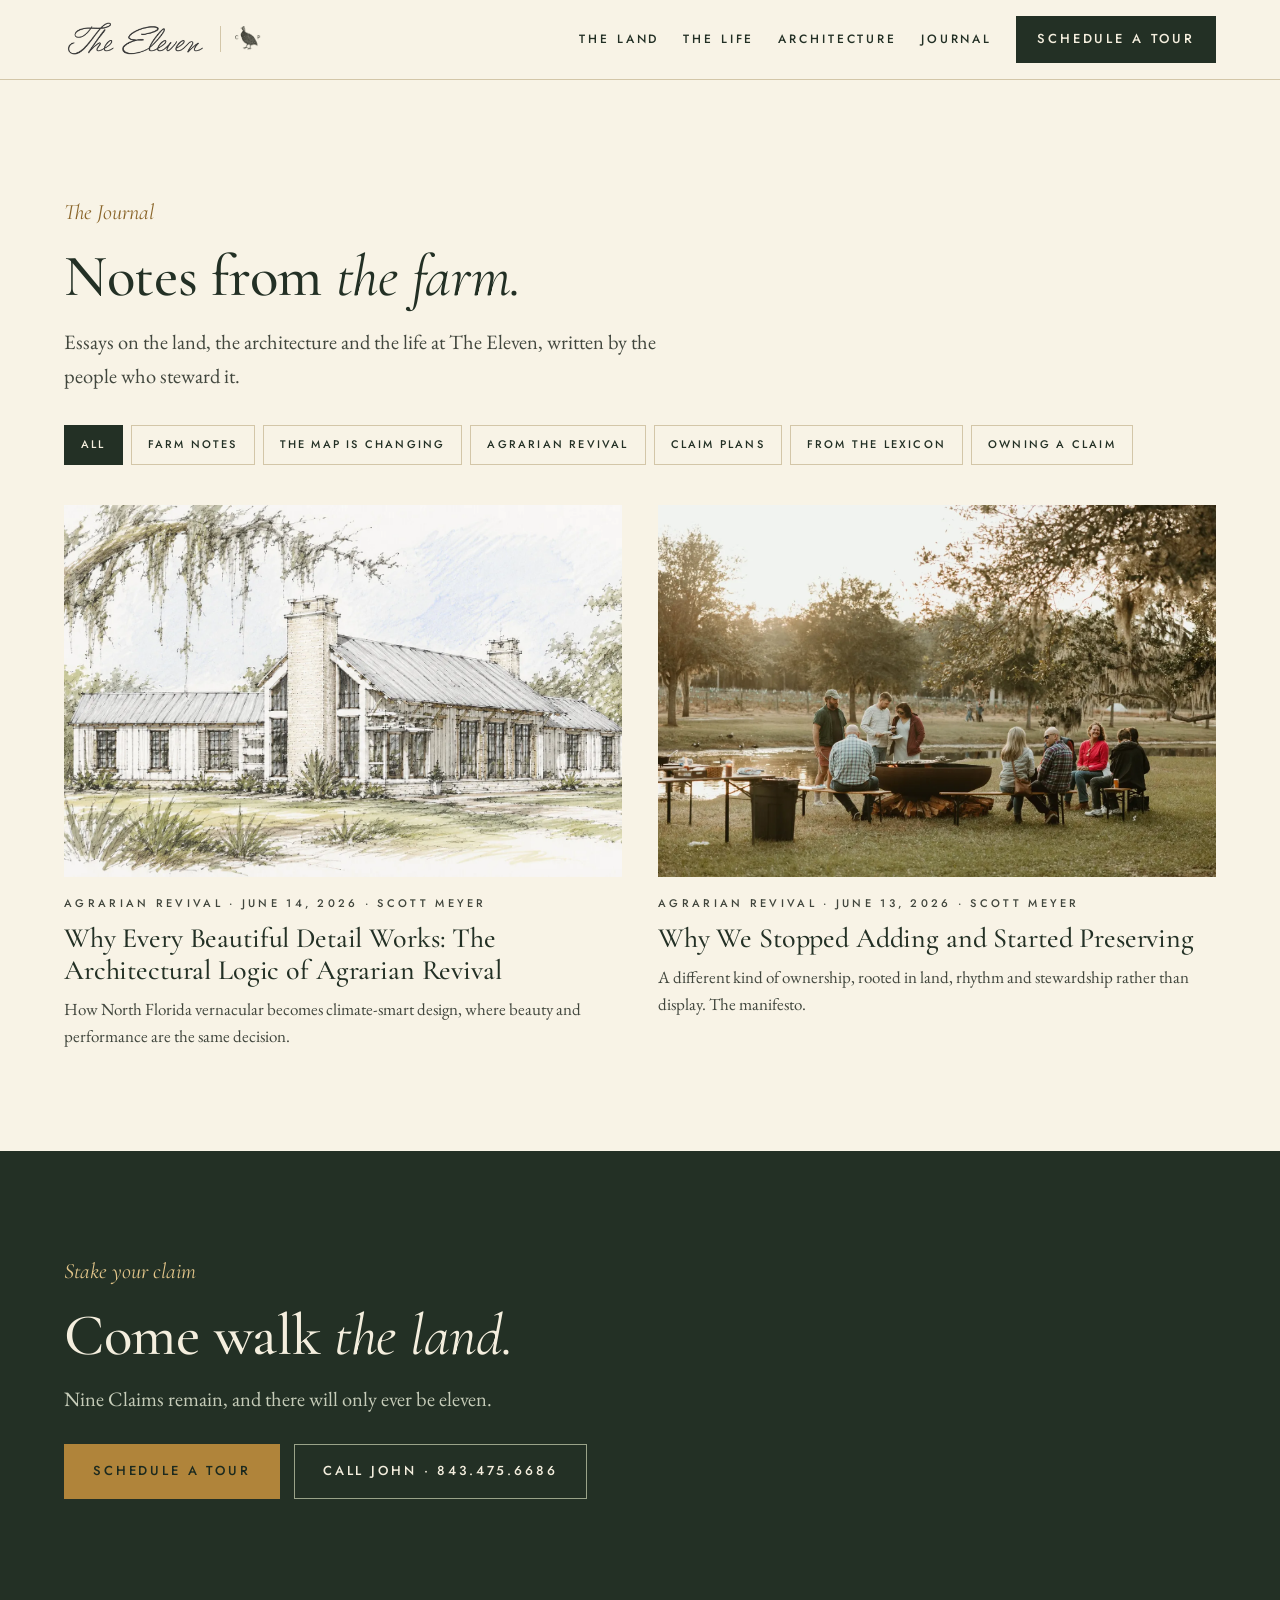
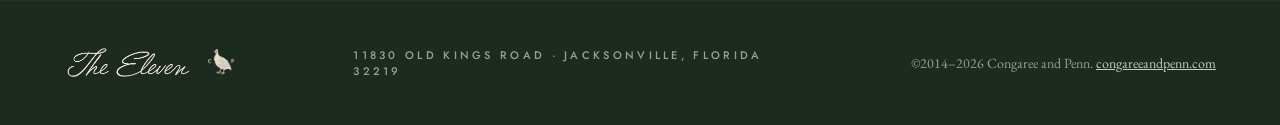
<file: website/journal/index.html>
<!doctype html>
<html lang="en">
<head>
<meta charset="utf-8">
<meta name="viewport" content="width=device-width, initial-scale=1">
<title>The Journal | The Eleven at Congaree &amp; Penn</title>
<meta name="description" content="Essays from The Eleven at Congaree &amp; Penn: farm notes, Agrarian Revival architecture, Claim plans and plain guides to owning ten acres on a working Florida farm.">
<link rel="canonical" href="https://elevenjacksonville.com/journal/">
<meta name="theme-color" content="#233025">
<meta property="og:site_name" content="The Eleven at Congaree &amp; Penn">
<meta property="og:title" content="The Journal | The Eleven at Congaree &amp; Penn">
<meta property="og:description" content="Essays from The Eleven at Congaree &amp; Penn: farm notes, Agrarian Revival architecture, Claim plans and plain guides to owning ten acres on a working Florida farm.">
<meta property="og:image" content="https://elevenjacksonville.com/assets/img/og-the-eleven.jpg">
<meta name="twitter:card" content="summary_large_image">
<link rel="icon" type="image/png" href="../assets/img/favicon.png">
<link rel="alternate" type="application/rss+xml" title="The Eleven Journal" href="https://elevenjacksonville.com/journal/feed.xml">
<link rel="preconnect" href="https://fonts.googleapis.com">
<link rel="preconnect" href="https://fonts.gstatic.com" crossorigin>
<link href="https://fonts.googleapis.com/css2?family=Cormorant+Garamond:ital,wght@0,400;0,500;1,400;1,500&amp;family=EB+Garamond:ital,wght@0,400;0,500;1,400&amp;family=Jost:wght@500&amp;display=swap" rel="stylesheet">
<link rel="stylesheet" href="../assets/css/site.css">
</head>
<body>
<a class="skip" href="#main">Skip to content</a>
<header class="nav">
  <div class="wrap">
    <a class="brand" href="../index.html" aria-label="The Eleven at Congaree &amp; Penn, home">
      <img src="../assets/img/the-eleven-script-logo-dark-500.png" alt="The Eleven" width="142" height="40" style="height:40px;width:auto">
      <span class="sep" aria-hidden="true"></span>
      <img src="../assets/img/congaree-penn-guinea-hen-dark-120.png" alt="Congaree &amp; Penn" width="26" height="26" style="height:26px;width:auto">
    </a>
    <nav aria-label="Main">
      <ul>
        <li><a href="../index.html#land">The Land</a></li>
        <li><a href="../index.html#life">The Life</a></li>
        <li><a href="../index.html#architecture">Architecture</a></li>
        <li><a href="../journal/index.html">Journal</a></li>
        <li><a class="btn btn-pine" href="../index.html#visit">Schedule a Tour</a></li>
      </ul>
    </nav>
  </div>
</header>
<main id="main">
<section class="sec j-home">
  <div class="wrap">
    <p class="ch">The Journal</p>
    <h1 class="h2">Notes from <em>the farm.</em></h1>
    <p class="lede" style="margin-top:18px;max-width:640px">Essays on the land, the architecture and the life at The Eleven, written by the people who steward it.</p>
    <nav class="chips" aria-label="Journal categories"><a class="chip on" href="../journal/index.html">All</a><a class="chip" href="../journal/farm-notes/index.html">Farm Notes</a><a class="chip" href="../journal/the-map-is-changing/index.html">The Map Is Changing</a><a class="chip" href="../journal/agrarian-revival/index.html">Agrarian Revival</a><a class="chip" href="../journal/claim-plans/index.html">Claim Plans</a><a class="chip" href="../journal/from-the-lexicon/index.html">From the Lexicon</a><a class="chip" href="../journal/owning-a-claim/index.html">Owning a Claim</a></nav>
    <div class="cards j-grid"><article class="j-card">
  <a href="../journal/why-every-beautiful-detail-works/index.html">
    <picture><source type="image/webp" srcset="../assets/img/lake-bales-farmhouse-court-atkins-the-eleven-1414.webp"><img src="../assets/img/lake-bales-farmhouse-court-atkins-the-eleven-1414.jpg" width="1414" height="913" loading="lazy" decoding="async" alt=""></picture>
    <p class="lbl">Agrarian Revival · June 14, 2026 · Scott Meyer</p>
    <h3>Why Every Beautiful Detail Works: The Architectural Logic of Agrarian Revival</h3>
    <p>How North Florida vernacular becomes climate-smart design, where beauty and performance are the same decision.</p>
  </a>
</article><article class="j-card">
  <a href="../journal/why-we-stopped-adding-and-started-preserving/index.html">
    <picture><source type="image/webp" srcset="../assets/img/oyster-roast-fire-pit-pond-golden-hour-congaree-penn-1600.webp"><img src="../assets/img/oyster-roast-fire-pit-pond-golden-hour-congaree-penn-1600.jpg" width="1600" height="1067" loading="lazy" decoding="async" alt=""></picture>
    <p class="lbl">Agrarian Revival · June 13, 2026 · Scott Meyer</p>
    <h3>Why We Stopped Adding and Started Preserving</h3>
    <p>A different kind of ownership, rooted in land, rhythm and stewardship rather than display. The manifesto.</p>
  </a>
</article></div>
  </div>
</section>
</main>
<section class="dark j-cta" aria-label="Schedule a tour">
  <div class="wrap">
    <p class="ch">Stake your claim</p>
    <h2 class="h2">Come walk <em>the land.</em></h2>
    <p class="lede">Nine Claims remain, and there will only ever be eleven.</p>
    <div class="btns"><a class="btn btn-brass" href="sms:+18434756686?&amp;body=I%27d%20like%20to%20schedule%20a%20tour%20of%20The%20Eleven">Schedule a Tour</a><a class="btn btn-line" href="tel:+18434756686">Call John · 843.475.6686</a></div>
  </div>
</section>
<footer class="foot">
  <div class="wrap">
    <div class="marks">
      <img src="../assets/img/the-eleven-script-logo-ivory-500.png" alt="The Eleven" width="128" height="36" loading="lazy" style="height:36px;width:auto">
      <img src="../assets/img/congaree-penn-guinea-hen-ivory-120.png" alt="Congaree &amp; Penn" width="28" height="28" loading="lazy" style="height:28px;width:auto">
    </div>
    <p class="lbl">11830 Old Kings Road · Jacksonville, Florida 32219</p>
    <p>©2014–2026 Congaree and Penn. <a href="https://www.congareeandpenn.com/">congareeandpenn.com</a></p>
  </div>
</footer>
</body>
</html>
</file>
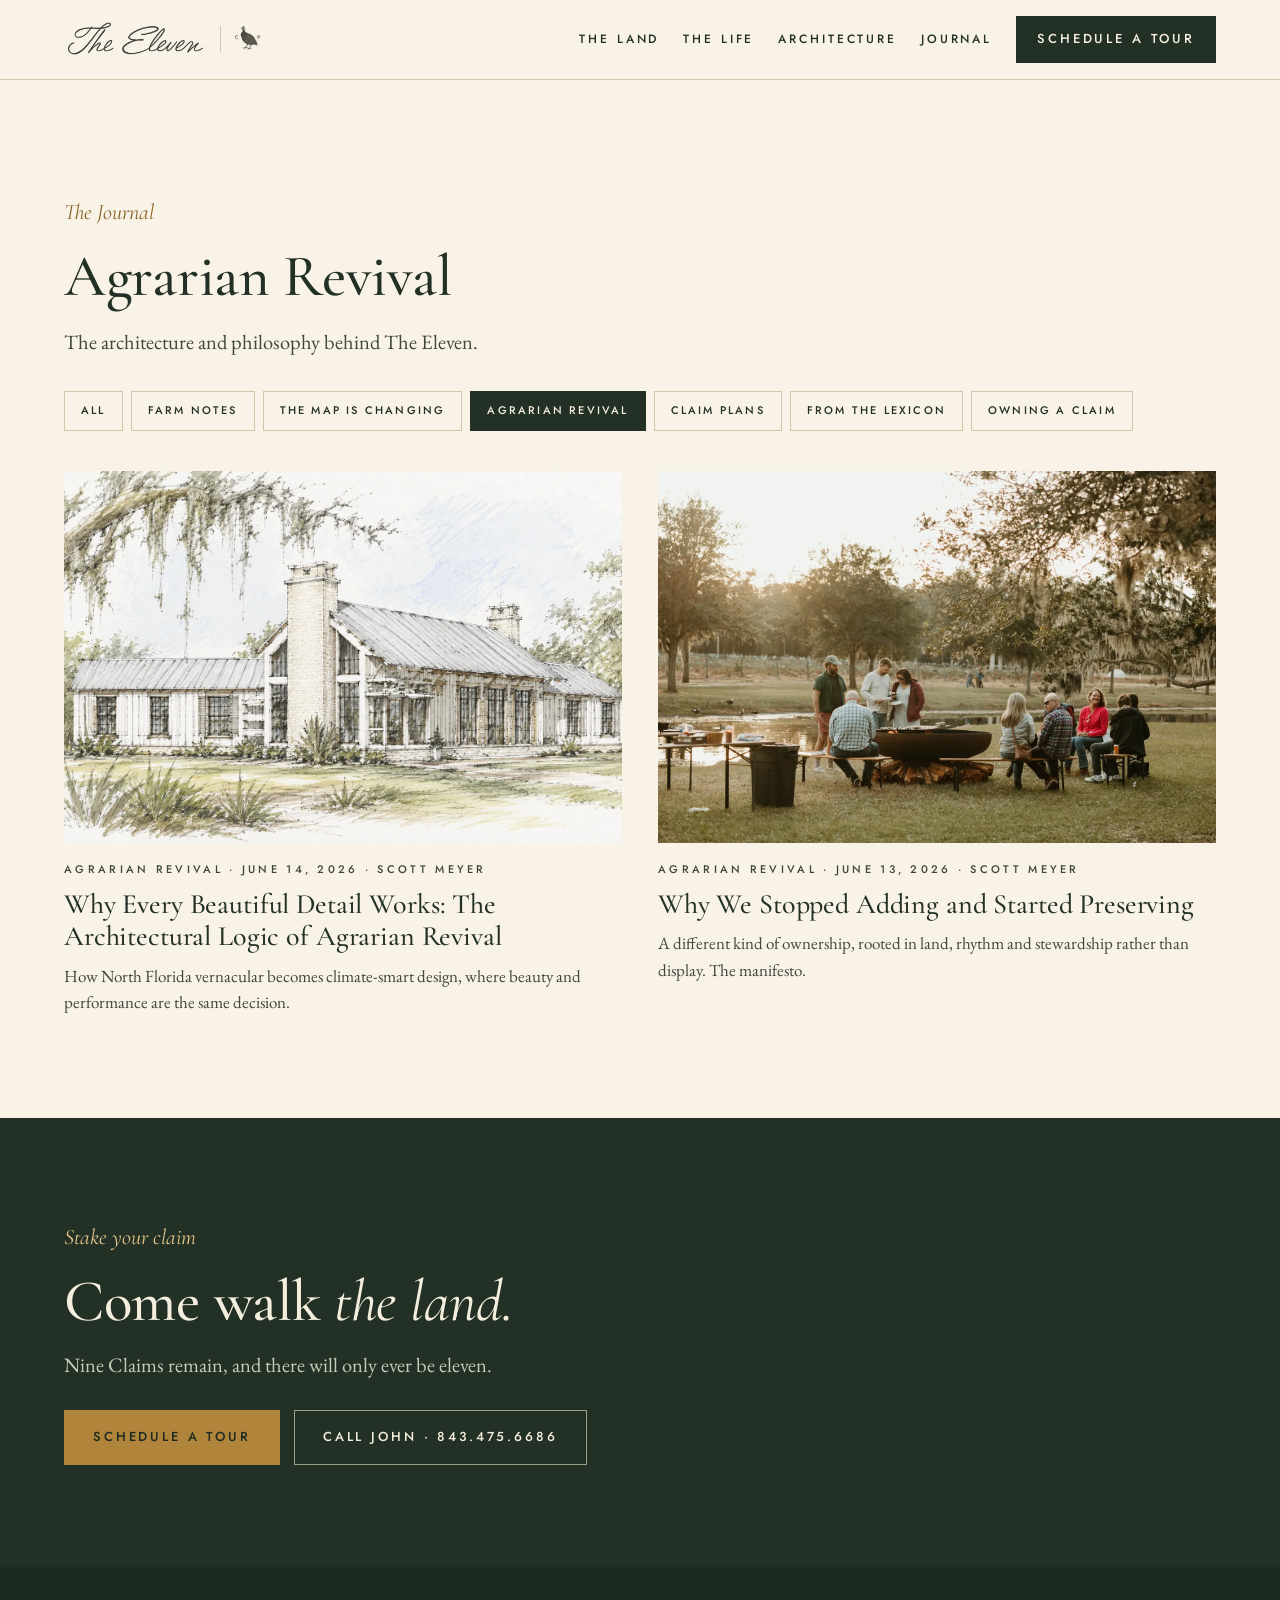
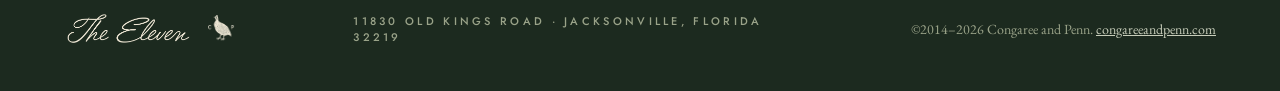
<file: website/journal/agrarian-revival/index.html>
<!doctype html>
<html lang="en">
<head>
<meta charset="utf-8">
<meta name="viewport" content="width=device-width, initial-scale=1">
<title>Agrarian Revival | The Eleven Journal</title>
<meta name="description" content="The architecture and philosophy behind The Eleven.">
<link rel="canonical" href="https://elevenjacksonville.com/journal/agrarian-revival/">
<meta name="theme-color" content="#233025">
<meta property="og:site_name" content="The Eleven at Congaree &amp; Penn">
<meta property="og:title" content="Agrarian Revival | The Eleven Journal">
<meta property="og:description" content="The architecture and philosophy behind The Eleven.">
<meta property="og:image" content="https://elevenjacksonville.com/assets/img/og-the-eleven.jpg">
<meta name="twitter:card" content="summary_large_image">
<link rel="icon" type="image/png" href="../../assets/img/favicon.png">
<link rel="alternate" type="application/rss+xml" title="The Eleven Journal" href="https://elevenjacksonville.com/journal/feed.xml">
<link rel="preconnect" href="https://fonts.googleapis.com">
<link rel="preconnect" href="https://fonts.gstatic.com" crossorigin>
<link href="https://fonts.googleapis.com/css2?family=Cormorant+Garamond:ital,wght@0,400;0,500;1,400;1,500&amp;family=EB+Garamond:ital,wght@0,400;0,500;1,400&amp;family=Jost:wght@500&amp;display=swap" rel="stylesheet">
<link rel="stylesheet" href="../../assets/css/site.css">
</head>
<body>
<a class="skip" href="#main">Skip to content</a>
<header class="nav">
  <div class="wrap">
    <a class="brand" href="../../index.html" aria-label="The Eleven at Congaree &amp; Penn, home">
      <img src="../../assets/img/the-eleven-script-logo-dark-500.png" alt="The Eleven" width="142" height="40" style="height:40px;width:auto">
      <span class="sep" aria-hidden="true"></span>
      <img src="../../assets/img/congaree-penn-guinea-hen-dark-120.png" alt="Congaree &amp; Penn" width="26" height="26" style="height:26px;width:auto">
    </a>
    <nav aria-label="Main">
      <ul>
        <li><a href="../../index.html#land">The Land</a></li>
        <li><a href="../../index.html#life">The Life</a></li>
        <li><a href="../../index.html#architecture">Architecture</a></li>
        <li><a href="../../journal/index.html">Journal</a></li>
        <li><a class="btn btn-pine" href="../../index.html#visit">Schedule a Tour</a></li>
      </ul>
    </nav>
  </div>
</header>
<main id="main">
<section class="sec j-home">
  <div class="wrap">
    <p class="ch">The Journal</p>
    <h1 class="h2">Agrarian Revival</h1>
    <p class="lede" style="margin-top:18px;max-width:640px">The architecture and philosophy behind The Eleven.</p>
    <nav class="chips" aria-label="Journal categories"><a class="chip" href="../../journal/index.html">All</a><a class="chip" href="../../journal/farm-notes/index.html">Farm Notes</a><a class="chip" href="../../journal/the-map-is-changing/index.html">The Map Is Changing</a><a class="chip on" href="../../journal/agrarian-revival/index.html">Agrarian Revival</a><a class="chip" href="../../journal/claim-plans/index.html">Claim Plans</a><a class="chip" href="../../journal/from-the-lexicon/index.html">From the Lexicon</a><a class="chip" href="../../journal/owning-a-claim/index.html">Owning a Claim</a></nav>
    <div class="cards j-grid"><article class="j-card">
  <a href="../../journal/why-every-beautiful-detail-works/index.html">
    <picture><source type="image/webp" srcset="../../assets/img/lake-bales-farmhouse-court-atkins-the-eleven-1414.webp"><img src="../../assets/img/lake-bales-farmhouse-court-atkins-the-eleven-1414.jpg" width="1414" height="913" loading="lazy" decoding="async" alt=""></picture>
    <p class="lbl">Agrarian Revival · June 14, 2026 · Scott Meyer</p>
    <h3>Why Every Beautiful Detail Works: The Architectural Logic of Agrarian Revival</h3>
    <p>How North Florida vernacular becomes climate-smart design, where beauty and performance are the same decision.</p>
  </a>
</article><article class="j-card">
  <a href="../../journal/why-we-stopped-adding-and-started-preserving/index.html">
    <picture><source type="image/webp" srcset="../../assets/img/oyster-roast-fire-pit-pond-golden-hour-congaree-penn-1600.webp"><img src="../../assets/img/oyster-roast-fire-pit-pond-golden-hour-congaree-penn-1600.jpg" width="1600" height="1067" loading="lazy" decoding="async" alt=""></picture>
    <p class="lbl">Agrarian Revival · June 13, 2026 · Scott Meyer</p>
    <h3>Why We Stopped Adding and Started Preserving</h3>
    <p>A different kind of ownership, rooted in land, rhythm and stewardship rather than display. The manifesto.</p>
  </a>
</article></div>
  </div>
</section>
</main>
<section class="dark j-cta" aria-label="Schedule a tour">
  <div class="wrap">
    <p class="ch">Stake your claim</p>
    <h2 class="h2">Come walk <em>the land.</em></h2>
    <p class="lede">Nine Claims remain, and there will only ever be eleven.</p>
    <div class="btns"><a class="btn btn-brass" href="sms:+18434756686?&amp;body=I%27d%20like%20to%20schedule%20a%20tour%20of%20The%20Eleven">Schedule a Tour</a><a class="btn btn-line" href="tel:+18434756686">Call John · 843.475.6686</a></div>
  </div>
</section>
<footer class="foot">
  <div class="wrap">
    <div class="marks">
      <img src="../../assets/img/the-eleven-script-logo-ivory-500.png" alt="The Eleven" width="128" height="36" loading="lazy" style="height:36px;width:auto">
      <img src="../../assets/img/congaree-penn-guinea-hen-ivory-120.png" alt="Congaree &amp; Penn" width="28" height="28" loading="lazy" style="height:28px;width:auto">
    </div>
    <p class="lbl">11830 Old Kings Road · Jacksonville, Florida 32219</p>
    <p>©2014–2026 Congaree and Penn. <a href="https://www.congareeandpenn.com/">congareeandpenn.com</a></p>
  </div>
</footer>
</body>
</html>
</file>
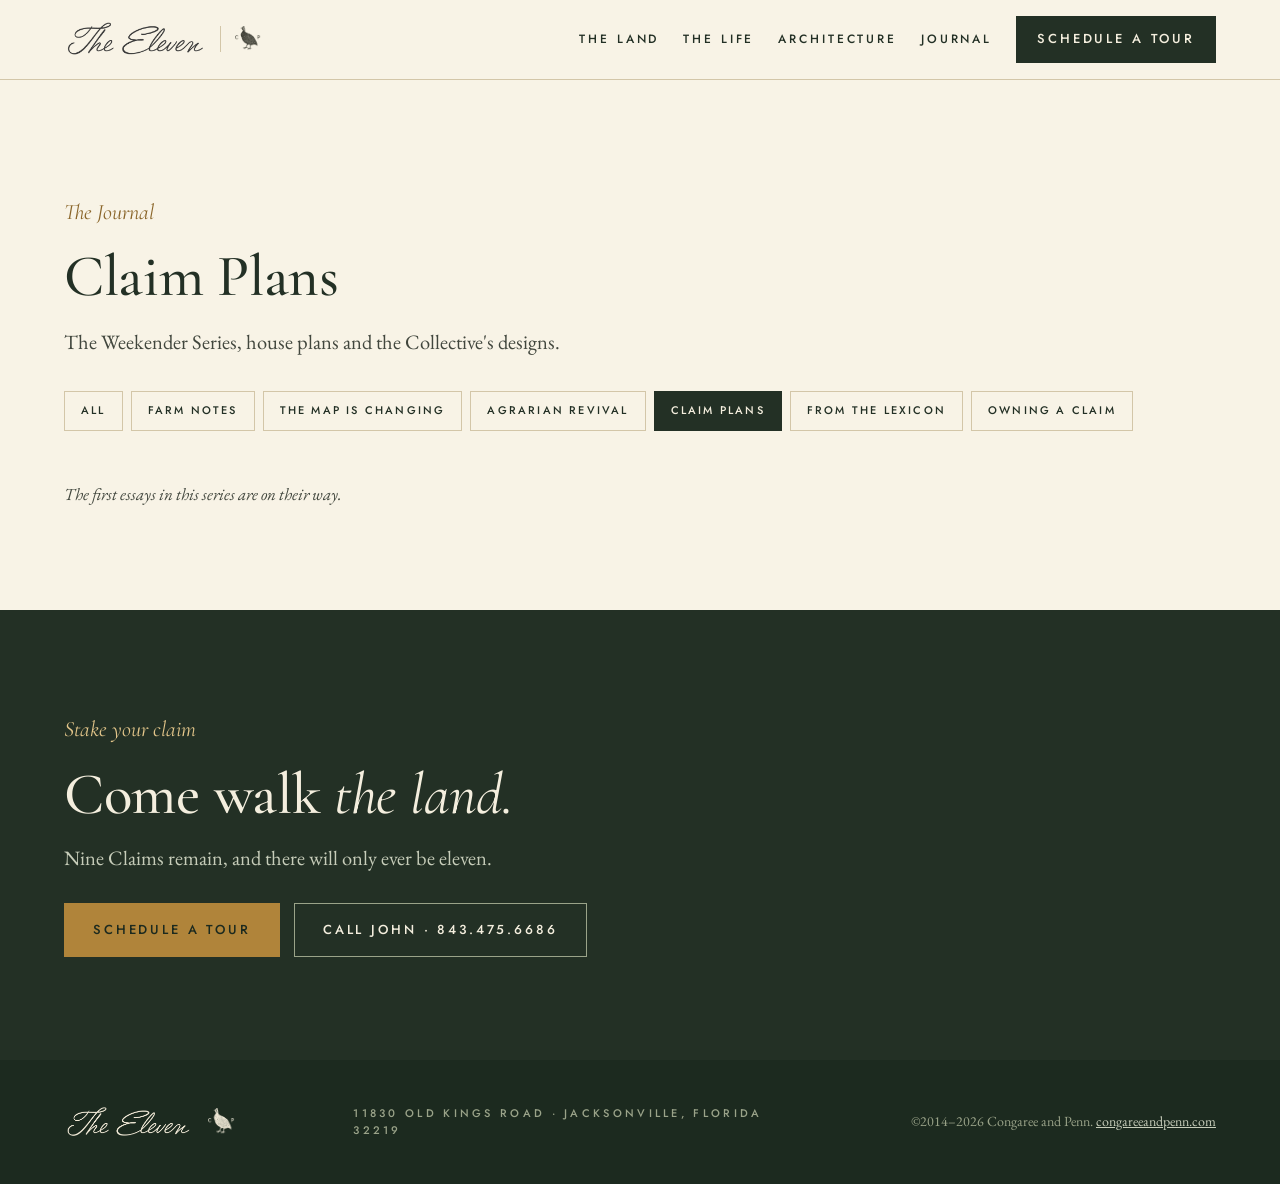
<file: website/journal/claim-plans/index.html>
<!doctype html>
<html lang="en">
<head>
<meta charset="utf-8">
<meta name="viewport" content="width=device-width, initial-scale=1">
<title>Claim Plans | The Eleven Journal</title>
<meta name="description" content="The Weekender Series, house plans and the Collective&#x27;s designs.">
<link rel="canonical" href="https://elevenjacksonville.com/journal/claim-plans/">
<meta name="theme-color" content="#233025">
<meta property="og:site_name" content="The Eleven at Congaree &amp; Penn">
<meta property="og:title" content="Claim Plans | The Eleven Journal">
<meta property="og:description" content="The Weekender Series, house plans and the Collective&#x27;s designs.">
<meta property="og:image" content="https://elevenjacksonville.com/assets/img/og-the-eleven.jpg">
<meta name="twitter:card" content="summary_large_image">
<link rel="icon" type="image/png" href="../../assets/img/favicon.png">
<link rel="alternate" type="application/rss+xml" title="The Eleven Journal" href="https://elevenjacksonville.com/journal/feed.xml">
<link rel="preconnect" href="https://fonts.googleapis.com">
<link rel="preconnect" href="https://fonts.gstatic.com" crossorigin>
<link href="https://fonts.googleapis.com/css2?family=Cormorant+Garamond:ital,wght@0,400;0,500;1,400;1,500&amp;family=EB+Garamond:ital,wght@0,400;0,500;1,400&amp;family=Jost:wght@500&amp;display=swap" rel="stylesheet">
<link rel="stylesheet" href="../../assets/css/site.css">
</head>
<body>
<a class="skip" href="#main">Skip to content</a>
<header class="nav">
  <div class="wrap">
    <a class="brand" href="../../index.html" aria-label="The Eleven at Congaree &amp; Penn, home">
      <img src="../../assets/img/the-eleven-script-logo-dark-500.png" alt="The Eleven" width="142" height="40" style="height:40px;width:auto">
      <span class="sep" aria-hidden="true"></span>
      <img src="../../assets/img/congaree-penn-guinea-hen-dark-120.png" alt="Congaree &amp; Penn" width="26" height="26" style="height:26px;width:auto">
    </a>
    <nav aria-label="Main">
      <ul>
        <li><a href="../../index.html#land">The Land</a></li>
        <li><a href="../../index.html#life">The Life</a></li>
        <li><a href="../../index.html#architecture">Architecture</a></li>
        <li><a href="../../journal/index.html">Journal</a></li>
        <li><a class="btn btn-pine" href="../../index.html#visit">Schedule a Tour</a></li>
      </ul>
    </nav>
  </div>
</header>
<main id="main">
<section class="sec j-home">
  <div class="wrap">
    <p class="ch">The Journal</p>
    <h1 class="h2">Claim Plans</h1>
    <p class="lede" style="margin-top:18px;max-width:640px">The Weekender Series, house plans and the Collective&#x27;s designs.</p>
    <nav class="chips" aria-label="Journal categories"><a class="chip" href="../../journal/index.html">All</a><a class="chip" href="../../journal/farm-notes/index.html">Farm Notes</a><a class="chip" href="../../journal/the-map-is-changing/index.html">The Map Is Changing</a><a class="chip" href="../../journal/agrarian-revival/index.html">Agrarian Revival</a><a class="chip on" href="../../journal/claim-plans/index.html">Claim Plans</a><a class="chip" href="../../journal/from-the-lexicon/index.html">From the Lexicon</a><a class="chip" href="../../journal/owning-a-claim/index.html">Owning a Claim</a></nav>
    <div class="cards j-grid"><p class="j-empty">The first essays in this series are on their way.</p></div>
  </div>
</section>
</main>
<section class="dark j-cta" aria-label="Schedule a tour">
  <div class="wrap">
    <p class="ch">Stake your claim</p>
    <h2 class="h2">Come walk <em>the land.</em></h2>
    <p class="lede">Nine Claims remain, and there will only ever be eleven.</p>
    <div class="btns"><a class="btn btn-brass" href="sms:+18434756686?&amp;body=I%27d%20like%20to%20schedule%20a%20tour%20of%20The%20Eleven">Schedule a Tour</a><a class="btn btn-line" href="tel:+18434756686">Call John · 843.475.6686</a></div>
  </div>
</section>
<footer class="foot">
  <div class="wrap">
    <div class="marks">
      <img src="../../assets/img/the-eleven-script-logo-ivory-500.png" alt="The Eleven" width="128" height="36" loading="lazy" style="height:36px;width:auto">
      <img src="../../assets/img/congaree-penn-guinea-hen-ivory-120.png" alt="Congaree &amp; Penn" width="28" height="28" loading="lazy" style="height:28px;width:auto">
    </div>
    <p class="lbl">11830 Old Kings Road · Jacksonville, Florida 32219</p>
    <p>©2014–2026 Congaree and Penn. <a href="https://www.congareeandpenn.com/">congareeandpenn.com</a></p>
  </div>
</footer>
</body>
</html>
</file>
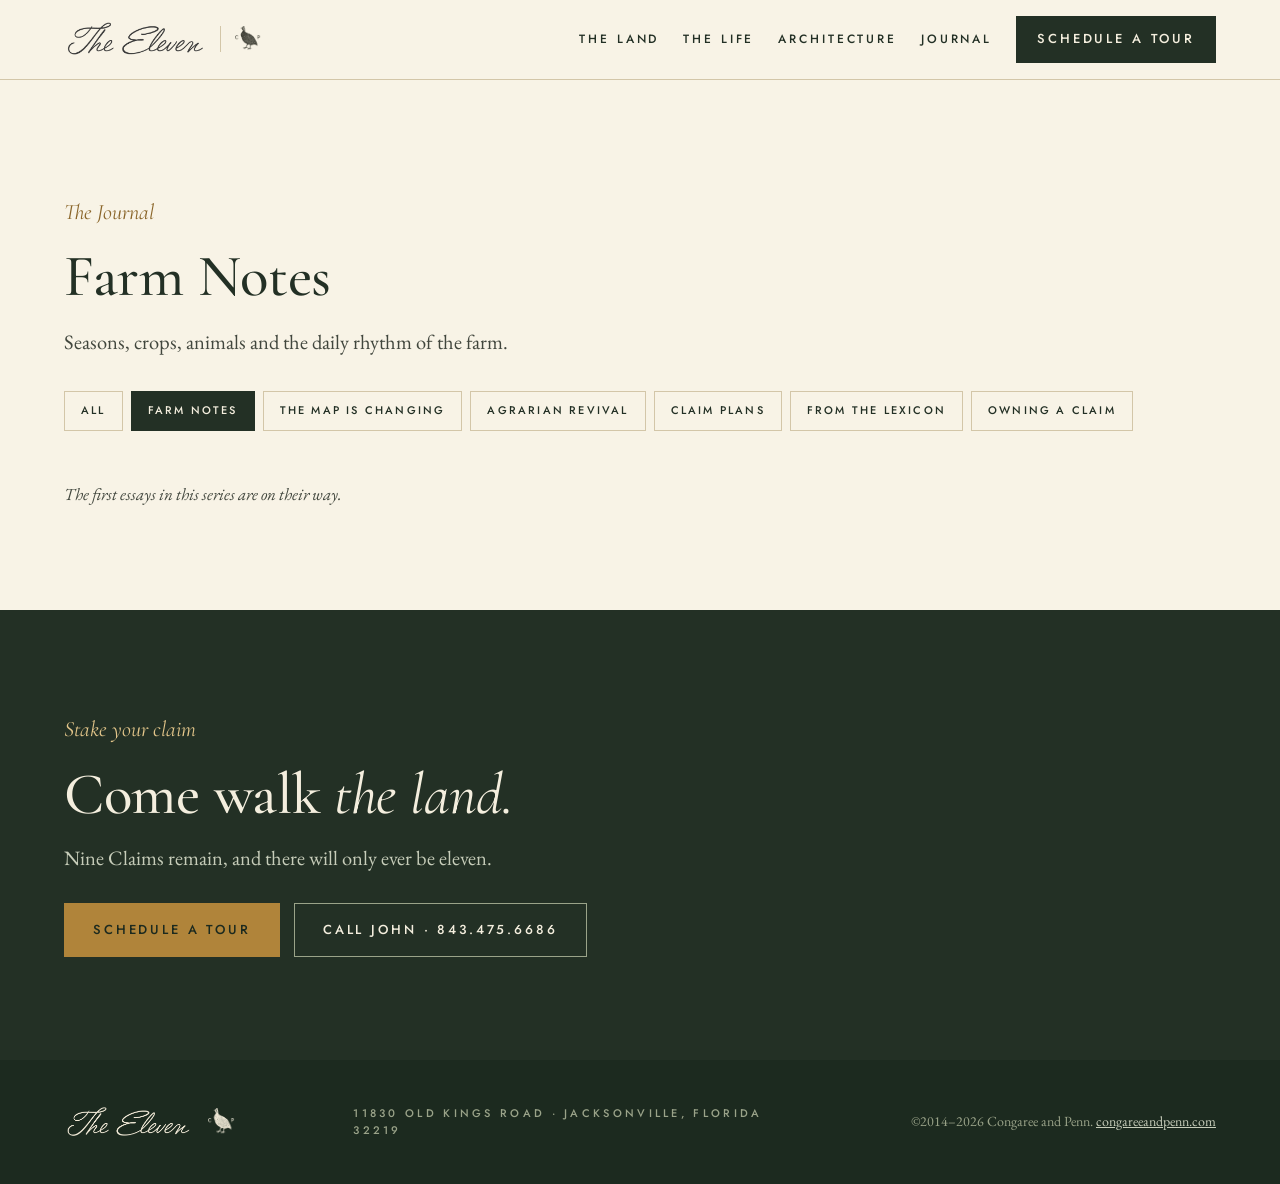
<file: website/journal/farm-notes/index.html>
<!doctype html>
<html lang="en">
<head>
<meta charset="utf-8">
<meta name="viewport" content="width=device-width, initial-scale=1">
<title>Farm Notes | The Eleven Journal</title>
<meta name="description" content="Seasons, crops, animals and the daily rhythm of the farm.">
<link rel="canonical" href="https://elevenjacksonville.com/journal/farm-notes/">
<meta name="theme-color" content="#233025">
<meta property="og:site_name" content="The Eleven at Congaree &amp; Penn">
<meta property="og:title" content="Farm Notes | The Eleven Journal">
<meta property="og:description" content="Seasons, crops, animals and the daily rhythm of the farm.">
<meta property="og:image" content="https://elevenjacksonville.com/assets/img/og-the-eleven.jpg">
<meta name="twitter:card" content="summary_large_image">
<link rel="icon" type="image/png" href="../../assets/img/favicon.png">
<link rel="alternate" type="application/rss+xml" title="The Eleven Journal" href="https://elevenjacksonville.com/journal/feed.xml">
<link rel="preconnect" href="https://fonts.googleapis.com">
<link rel="preconnect" href="https://fonts.gstatic.com" crossorigin>
<link href="https://fonts.googleapis.com/css2?family=Cormorant+Garamond:ital,wght@0,400;0,500;1,400;1,500&amp;family=EB+Garamond:ital,wght@0,400;0,500;1,400&amp;family=Jost:wght@500&amp;display=swap" rel="stylesheet">
<link rel="stylesheet" href="../../assets/css/site.css">
</head>
<body>
<a class="skip" href="#main">Skip to content</a>
<header class="nav">
  <div class="wrap">
    <a class="brand" href="../../index.html" aria-label="The Eleven at Congaree &amp; Penn, home">
      <img src="../../assets/img/the-eleven-script-logo-dark-500.png" alt="The Eleven" width="142" height="40" style="height:40px;width:auto">
      <span class="sep" aria-hidden="true"></span>
      <img src="../../assets/img/congaree-penn-guinea-hen-dark-120.png" alt="Congaree &amp; Penn" width="26" height="26" style="height:26px;width:auto">
    </a>
    <nav aria-label="Main">
      <ul>
        <li><a href="../../index.html#land">The Land</a></li>
        <li><a href="../../index.html#life">The Life</a></li>
        <li><a href="../../index.html#architecture">Architecture</a></li>
        <li><a href="../../journal/index.html">Journal</a></li>
        <li><a class="btn btn-pine" href="../../index.html#visit">Schedule a Tour</a></li>
      </ul>
    </nav>
  </div>
</header>
<main id="main">
<section class="sec j-home">
  <div class="wrap">
    <p class="ch">The Journal</p>
    <h1 class="h2">Farm Notes</h1>
    <p class="lede" style="margin-top:18px;max-width:640px">Seasons, crops, animals and the daily rhythm of the farm.</p>
    <nav class="chips" aria-label="Journal categories"><a class="chip" href="../../journal/index.html">All</a><a class="chip on" href="../../journal/farm-notes/index.html">Farm Notes</a><a class="chip" href="../../journal/the-map-is-changing/index.html">The Map Is Changing</a><a class="chip" href="../../journal/agrarian-revival/index.html">Agrarian Revival</a><a class="chip" href="../../journal/claim-plans/index.html">Claim Plans</a><a class="chip" href="../../journal/from-the-lexicon/index.html">From the Lexicon</a><a class="chip" href="../../journal/owning-a-claim/index.html">Owning a Claim</a></nav>
    <div class="cards j-grid"><p class="j-empty">The first essays in this series are on their way.</p></div>
  </div>
</section>
</main>
<section class="dark j-cta" aria-label="Schedule a tour">
  <div class="wrap">
    <p class="ch">Stake your claim</p>
    <h2 class="h2">Come walk <em>the land.</em></h2>
    <p class="lede">Nine Claims remain, and there will only ever be eleven.</p>
    <div class="btns"><a class="btn btn-brass" href="sms:+18434756686?&amp;body=I%27d%20like%20to%20schedule%20a%20tour%20of%20The%20Eleven">Schedule a Tour</a><a class="btn btn-line" href="tel:+18434756686">Call John · 843.475.6686</a></div>
  </div>
</section>
<footer class="foot">
  <div class="wrap">
    <div class="marks">
      <img src="../../assets/img/the-eleven-script-logo-ivory-500.png" alt="The Eleven" width="128" height="36" loading="lazy" style="height:36px;width:auto">
      <img src="../../assets/img/congaree-penn-guinea-hen-ivory-120.png" alt="Congaree &amp; Penn" width="28" height="28" loading="lazy" style="height:28px;width:auto">
    </div>
    <p class="lbl">11830 Old Kings Road · Jacksonville, Florida 32219</p>
    <p>©2014–2026 Congaree and Penn. <a href="https://www.congareeandpenn.com/">congareeandpenn.com</a></p>
  </div>
</footer>
</body>
</html>
</file>
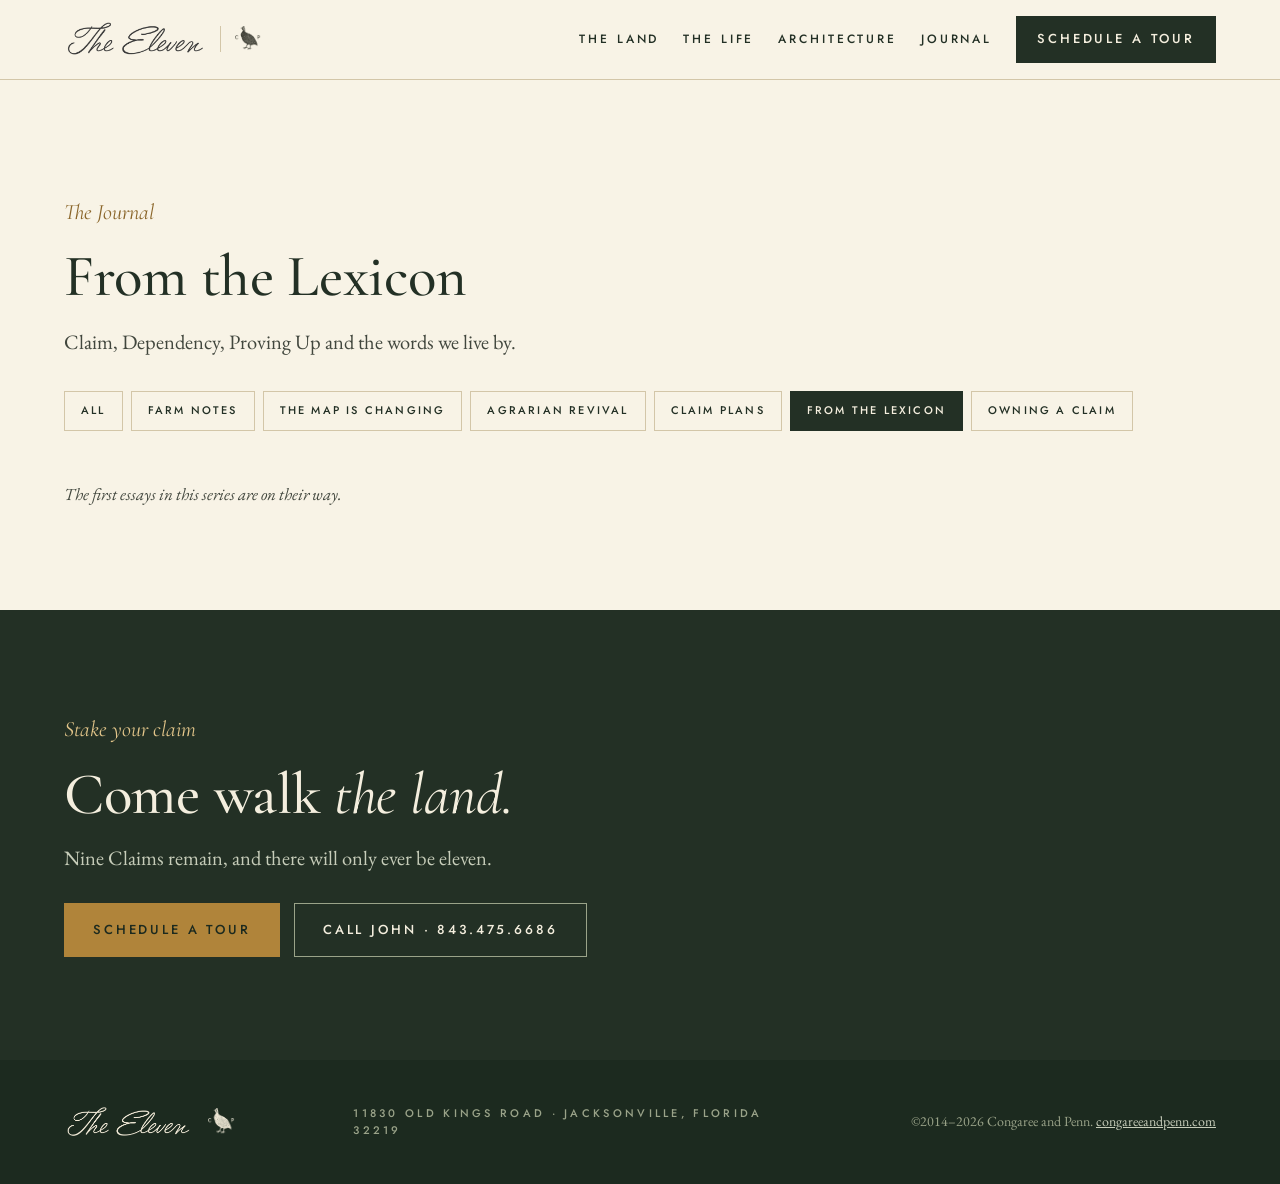
<file: website/journal/from-the-lexicon/index.html>
<!doctype html>
<html lang="en">
<head>
<meta charset="utf-8">
<meta name="viewport" content="width=device-width, initial-scale=1">
<title>From the Lexicon | The Eleven Journal</title>
<meta name="description" content="Claim, Dependency, Proving Up and the words we live by.">
<link rel="canonical" href="https://elevenjacksonville.com/journal/from-the-lexicon/">
<meta name="theme-color" content="#233025">
<meta property="og:site_name" content="The Eleven at Congaree &amp; Penn">
<meta property="og:title" content="From the Lexicon | The Eleven Journal">
<meta property="og:description" content="Claim, Dependency, Proving Up and the words we live by.">
<meta property="og:image" content="https://elevenjacksonville.com/assets/img/og-the-eleven.jpg">
<meta name="twitter:card" content="summary_large_image">
<link rel="icon" type="image/png" href="../../assets/img/favicon.png">
<link rel="alternate" type="application/rss+xml" title="The Eleven Journal" href="https://elevenjacksonville.com/journal/feed.xml">
<link rel="preconnect" href="https://fonts.googleapis.com">
<link rel="preconnect" href="https://fonts.gstatic.com" crossorigin>
<link href="https://fonts.googleapis.com/css2?family=Cormorant+Garamond:ital,wght@0,400;0,500;1,400;1,500&amp;family=EB+Garamond:ital,wght@0,400;0,500;1,400&amp;family=Jost:wght@500&amp;display=swap" rel="stylesheet">
<link rel="stylesheet" href="../../assets/css/site.css">
</head>
<body>
<a class="skip" href="#main">Skip to content</a>
<header class="nav">
  <div class="wrap">
    <a class="brand" href="../../index.html" aria-label="The Eleven at Congaree &amp; Penn, home">
      <img src="../../assets/img/the-eleven-script-logo-dark-500.png" alt="The Eleven" width="142" height="40" style="height:40px;width:auto">
      <span class="sep" aria-hidden="true"></span>
      <img src="../../assets/img/congaree-penn-guinea-hen-dark-120.png" alt="Congaree &amp; Penn" width="26" height="26" style="height:26px;width:auto">
    </a>
    <nav aria-label="Main">
      <ul>
        <li><a href="../../index.html#land">The Land</a></li>
        <li><a href="../../index.html#life">The Life</a></li>
        <li><a href="../../index.html#architecture">Architecture</a></li>
        <li><a href="../../journal/index.html">Journal</a></li>
        <li><a class="btn btn-pine" href="../../index.html#visit">Schedule a Tour</a></li>
      </ul>
    </nav>
  </div>
</header>
<main id="main">
<section class="sec j-home">
  <div class="wrap">
    <p class="ch">The Journal</p>
    <h1 class="h2">From the Lexicon</h1>
    <p class="lede" style="margin-top:18px;max-width:640px">Claim, Dependency, Proving Up and the words we live by.</p>
    <nav class="chips" aria-label="Journal categories"><a class="chip" href="../../journal/index.html">All</a><a class="chip" href="../../journal/farm-notes/index.html">Farm Notes</a><a class="chip" href="../../journal/the-map-is-changing/index.html">The Map Is Changing</a><a class="chip" href="../../journal/agrarian-revival/index.html">Agrarian Revival</a><a class="chip" href="../../journal/claim-plans/index.html">Claim Plans</a><a class="chip on" href="../../journal/from-the-lexicon/index.html">From the Lexicon</a><a class="chip" href="../../journal/owning-a-claim/index.html">Owning a Claim</a></nav>
    <div class="cards j-grid"><p class="j-empty">The first essays in this series are on their way.</p></div>
  </div>
</section>
</main>
<section class="dark j-cta" aria-label="Schedule a tour">
  <div class="wrap">
    <p class="ch">Stake your claim</p>
    <h2 class="h2">Come walk <em>the land.</em></h2>
    <p class="lede">Nine Claims remain, and there will only ever be eleven.</p>
    <div class="btns"><a class="btn btn-brass" href="sms:+18434756686?&amp;body=I%27d%20like%20to%20schedule%20a%20tour%20of%20The%20Eleven">Schedule a Tour</a><a class="btn btn-line" href="tel:+18434756686">Call John · 843.475.6686</a></div>
  </div>
</section>
<footer class="foot">
  <div class="wrap">
    <div class="marks">
      <img src="../../assets/img/the-eleven-script-logo-ivory-500.png" alt="The Eleven" width="128" height="36" loading="lazy" style="height:36px;width:auto">
      <img src="../../assets/img/congaree-penn-guinea-hen-ivory-120.png" alt="Congaree &amp; Penn" width="28" height="28" loading="lazy" style="height:28px;width:auto">
    </div>
    <p class="lbl">11830 Old Kings Road · Jacksonville, Florida 32219</p>
    <p>©2014–2026 Congaree and Penn. <a href="https://www.congareeandpenn.com/">congareeandpenn.com</a></p>
  </div>
</footer>
</body>
</html>
</file>
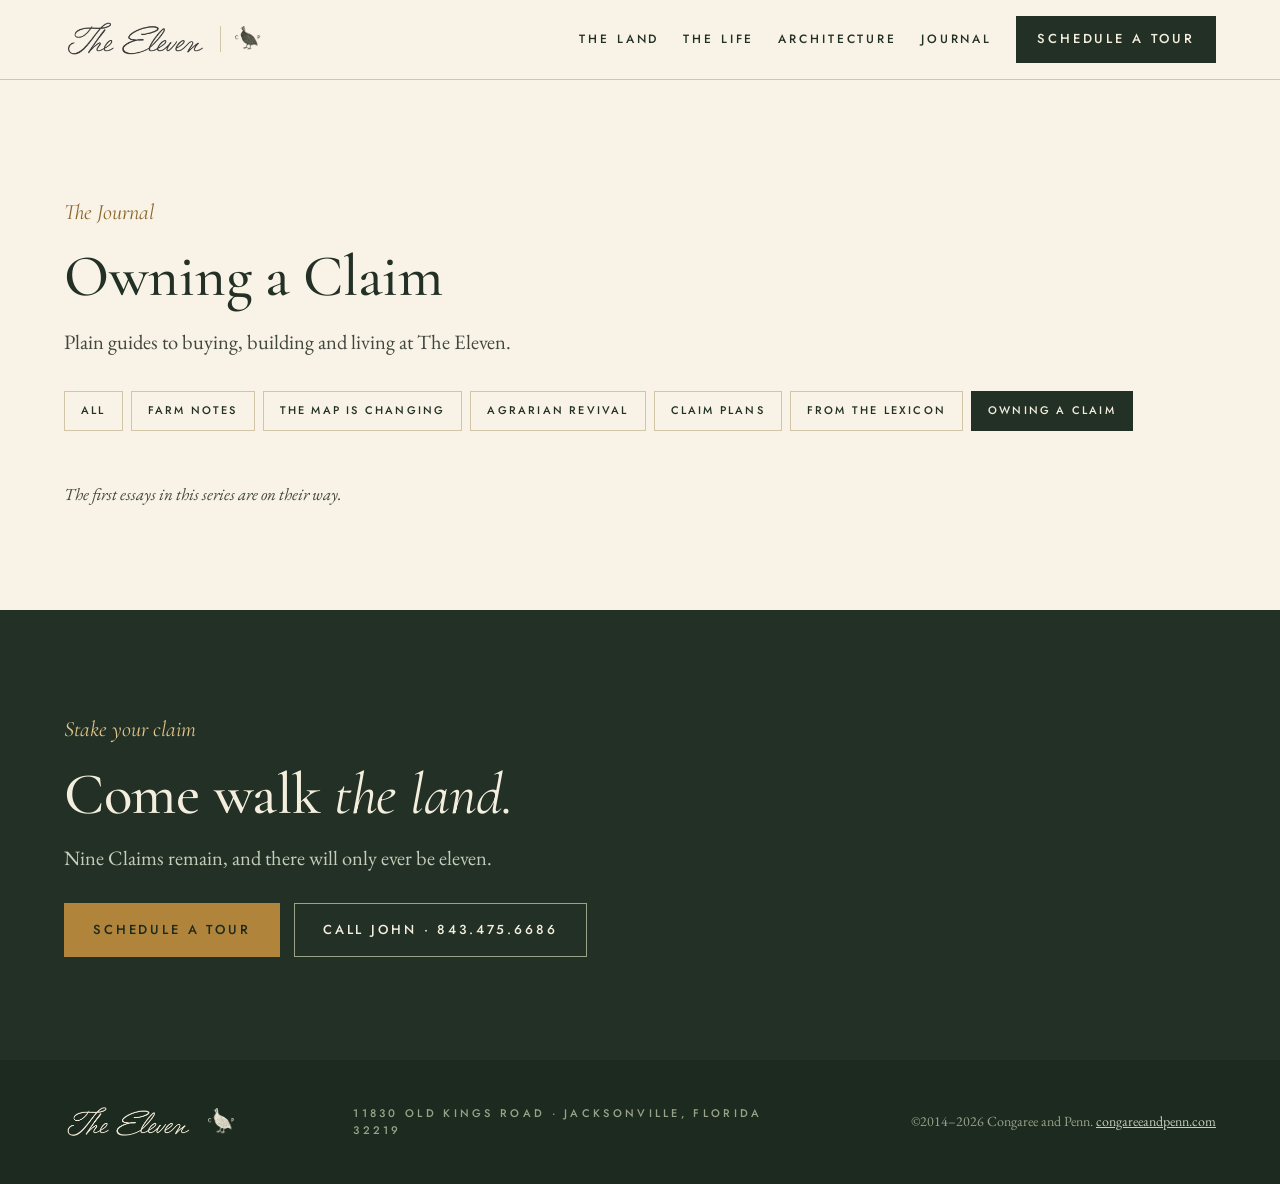
<file: website/journal/owning-a-claim/index.html>
<!doctype html>
<html lang="en">
<head>
<meta charset="utf-8">
<meta name="viewport" content="width=device-width, initial-scale=1">
<title>Owning a Claim | The Eleven Journal</title>
<meta name="description" content="Plain guides to buying, building and living at The Eleven.">
<link rel="canonical" href="https://elevenjacksonville.com/journal/owning-a-claim/">
<meta name="theme-color" content="#233025">
<meta property="og:site_name" content="The Eleven at Congaree &amp; Penn">
<meta property="og:title" content="Owning a Claim | The Eleven Journal">
<meta property="og:description" content="Plain guides to buying, building and living at The Eleven.">
<meta property="og:image" content="https://elevenjacksonville.com/assets/img/og-the-eleven.jpg">
<meta name="twitter:card" content="summary_large_image">
<link rel="icon" type="image/png" href="../../assets/img/favicon.png">
<link rel="alternate" type="application/rss+xml" title="The Eleven Journal" href="https://elevenjacksonville.com/journal/feed.xml">
<link rel="preconnect" href="https://fonts.googleapis.com">
<link rel="preconnect" href="https://fonts.gstatic.com" crossorigin>
<link href="https://fonts.googleapis.com/css2?family=Cormorant+Garamond:ital,wght@0,400;0,500;1,400;1,500&amp;family=EB+Garamond:ital,wght@0,400;0,500;1,400&amp;family=Jost:wght@500&amp;display=swap" rel="stylesheet">
<link rel="stylesheet" href="../../assets/css/site.css">
</head>
<body>
<a class="skip" href="#main">Skip to content</a>
<header class="nav">
  <div class="wrap">
    <a class="brand" href="../../index.html" aria-label="The Eleven at Congaree &amp; Penn, home">
      <img src="../../assets/img/the-eleven-script-logo-dark-500.png" alt="The Eleven" width="142" height="40" style="height:40px;width:auto">
      <span class="sep" aria-hidden="true"></span>
      <img src="../../assets/img/congaree-penn-guinea-hen-dark-120.png" alt="Congaree &amp; Penn" width="26" height="26" style="height:26px;width:auto">
    </a>
    <nav aria-label="Main">
      <ul>
        <li><a href="../../index.html#land">The Land</a></li>
        <li><a href="../../index.html#life">The Life</a></li>
        <li><a href="../../index.html#architecture">Architecture</a></li>
        <li><a href="../../journal/index.html">Journal</a></li>
        <li><a class="btn btn-pine" href="../../index.html#visit">Schedule a Tour</a></li>
      </ul>
    </nav>
  </div>
</header>
<main id="main">
<section class="sec j-home">
  <div class="wrap">
    <p class="ch">The Journal</p>
    <h1 class="h2">Owning a Claim</h1>
    <p class="lede" style="margin-top:18px;max-width:640px">Plain guides to buying, building and living at The Eleven.</p>
    <nav class="chips" aria-label="Journal categories"><a class="chip" href="../../journal/index.html">All</a><a class="chip" href="../../journal/farm-notes/index.html">Farm Notes</a><a class="chip" href="../../journal/the-map-is-changing/index.html">The Map Is Changing</a><a class="chip" href="../../journal/agrarian-revival/index.html">Agrarian Revival</a><a class="chip" href="../../journal/claim-plans/index.html">Claim Plans</a><a class="chip" href="../../journal/from-the-lexicon/index.html">From the Lexicon</a><a class="chip on" href="../../journal/owning-a-claim/index.html">Owning a Claim</a></nav>
    <div class="cards j-grid"><p class="j-empty">The first essays in this series are on their way.</p></div>
  </div>
</section>
</main>
<section class="dark j-cta" aria-label="Schedule a tour">
  <div class="wrap">
    <p class="ch">Stake your claim</p>
    <h2 class="h2">Come walk <em>the land.</em></h2>
    <p class="lede">Nine Claims remain, and there will only ever be eleven.</p>
    <div class="btns"><a class="btn btn-brass" href="sms:+18434756686?&amp;body=I%27d%20like%20to%20schedule%20a%20tour%20of%20The%20Eleven">Schedule a Tour</a><a class="btn btn-line" href="tel:+18434756686">Call John · 843.475.6686</a></div>
  </div>
</section>
<footer class="foot">
  <div class="wrap">
    <div class="marks">
      <img src="../../assets/img/the-eleven-script-logo-ivory-500.png" alt="The Eleven" width="128" height="36" loading="lazy" style="height:36px;width:auto">
      <img src="../../assets/img/congaree-penn-guinea-hen-ivory-120.png" alt="Congaree &amp; Penn" width="28" height="28" loading="lazy" style="height:28px;width:auto">
    </div>
    <p class="lbl">11830 Old Kings Road · Jacksonville, Florida 32219</p>
    <p>©2014–2026 Congaree and Penn. <a href="https://www.congareeandpenn.com/">congareeandpenn.com</a></p>
  </div>
</footer>
</body>
</html>
</file>
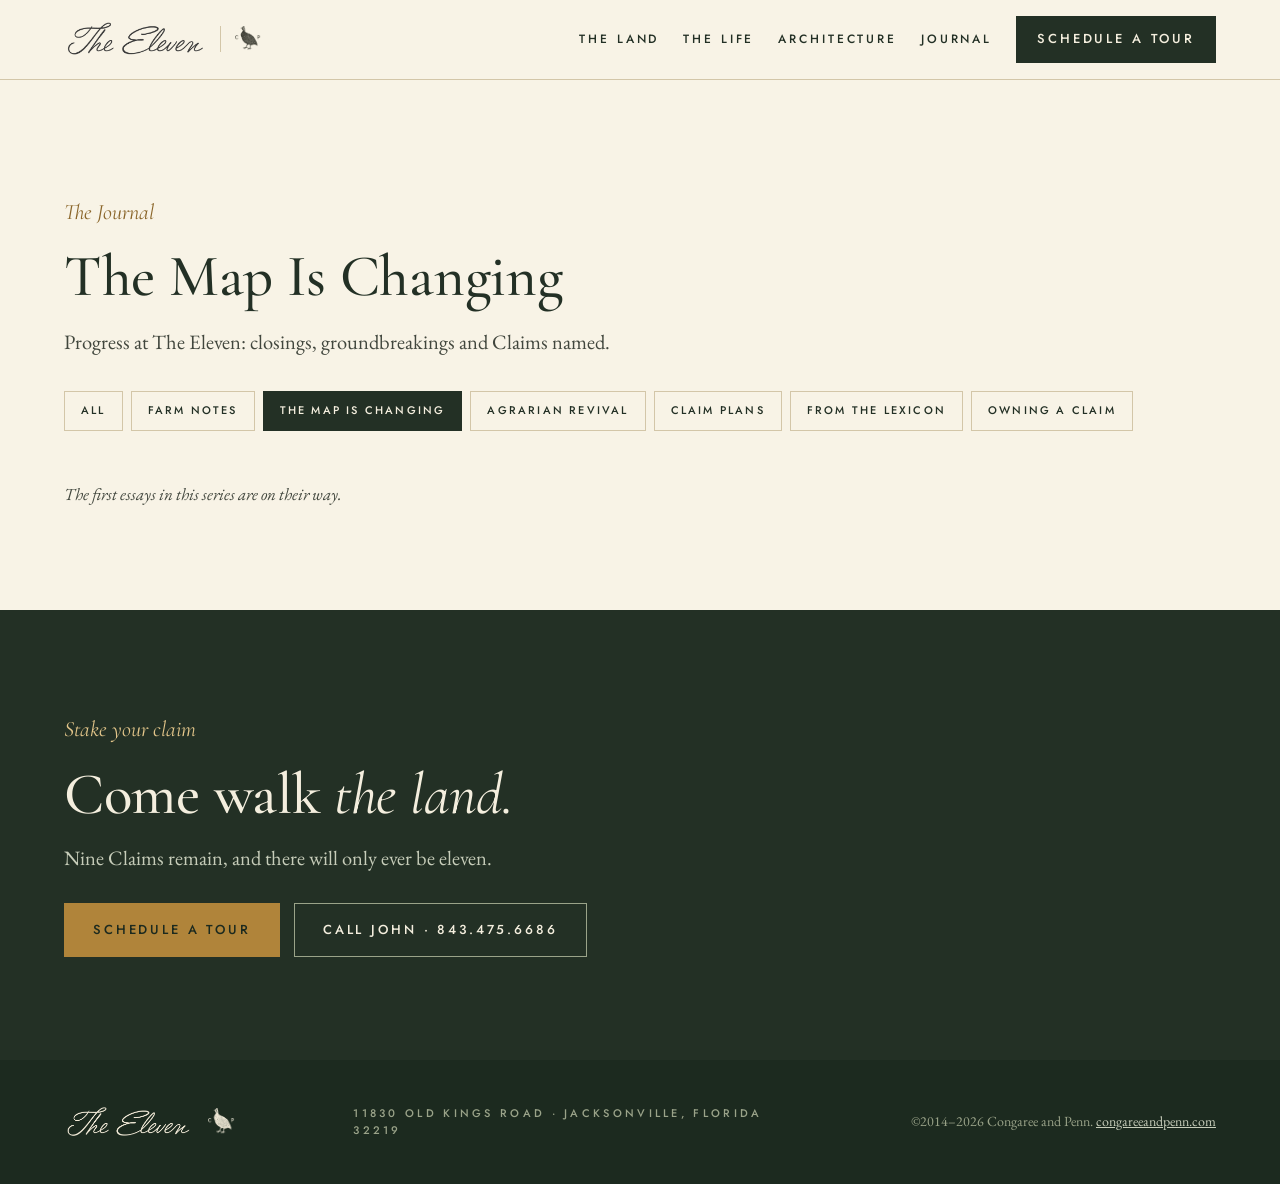
<file: website/journal/the-map-is-changing/index.html>
<!doctype html>
<html lang="en">
<head>
<meta charset="utf-8">
<meta name="viewport" content="width=device-width, initial-scale=1">
<title>The Map Is Changing | The Eleven Journal</title>
<meta name="description" content="Progress at The Eleven: closings, groundbreakings and Claims named.">
<link rel="canonical" href="https://elevenjacksonville.com/journal/the-map-is-changing/">
<meta name="theme-color" content="#233025">
<meta property="og:site_name" content="The Eleven at Congaree &amp; Penn">
<meta property="og:title" content="The Map Is Changing | The Eleven Journal">
<meta property="og:description" content="Progress at The Eleven: closings, groundbreakings and Claims named.">
<meta property="og:image" content="https://elevenjacksonville.com/assets/img/og-the-eleven.jpg">
<meta name="twitter:card" content="summary_large_image">
<link rel="icon" type="image/png" href="../../assets/img/favicon.png">
<link rel="alternate" type="application/rss+xml" title="The Eleven Journal" href="https://elevenjacksonville.com/journal/feed.xml">
<link rel="preconnect" href="https://fonts.googleapis.com">
<link rel="preconnect" href="https://fonts.gstatic.com" crossorigin>
<link href="https://fonts.googleapis.com/css2?family=Cormorant+Garamond:ital,wght@0,400;0,500;1,400;1,500&amp;family=EB+Garamond:ital,wght@0,400;0,500;1,400&amp;family=Jost:wght@500&amp;display=swap" rel="stylesheet">
<link rel="stylesheet" href="../../assets/css/site.css">
</head>
<body>
<a class="skip" href="#main">Skip to content</a>
<header class="nav">
  <div class="wrap">
    <a class="brand" href="../../index.html" aria-label="The Eleven at Congaree &amp; Penn, home">
      <img src="../../assets/img/the-eleven-script-logo-dark-500.png" alt="The Eleven" width="142" height="40" style="height:40px;width:auto">
      <span class="sep" aria-hidden="true"></span>
      <img src="../../assets/img/congaree-penn-guinea-hen-dark-120.png" alt="Congaree &amp; Penn" width="26" height="26" style="height:26px;width:auto">
    </a>
    <nav aria-label="Main">
      <ul>
        <li><a href="../../index.html#land">The Land</a></li>
        <li><a href="../../index.html#life">The Life</a></li>
        <li><a href="../../index.html#architecture">Architecture</a></li>
        <li><a href="../../journal/index.html">Journal</a></li>
        <li><a class="btn btn-pine" href="../../index.html#visit">Schedule a Tour</a></li>
      </ul>
    </nav>
  </div>
</header>
<main id="main">
<section class="sec j-home">
  <div class="wrap">
    <p class="ch">The Journal</p>
    <h1 class="h2">The Map Is Changing</h1>
    <p class="lede" style="margin-top:18px;max-width:640px">Progress at The Eleven: closings, groundbreakings and Claims named.</p>
    <nav class="chips" aria-label="Journal categories"><a class="chip" href="../../journal/index.html">All</a><a class="chip" href="../../journal/farm-notes/index.html">Farm Notes</a><a class="chip on" href="../../journal/the-map-is-changing/index.html">The Map Is Changing</a><a class="chip" href="../../journal/agrarian-revival/index.html">Agrarian Revival</a><a class="chip" href="../../journal/claim-plans/index.html">Claim Plans</a><a class="chip" href="../../journal/from-the-lexicon/index.html">From the Lexicon</a><a class="chip" href="../../journal/owning-a-claim/index.html">Owning a Claim</a></nav>
    <div class="cards j-grid"><p class="j-empty">The first essays in this series are on their way.</p></div>
  </div>
</section>
</main>
<section class="dark j-cta" aria-label="Schedule a tour">
  <div class="wrap">
    <p class="ch">Stake your claim</p>
    <h2 class="h2">Come walk <em>the land.</em></h2>
    <p class="lede">Nine Claims remain, and there will only ever be eleven.</p>
    <div class="btns"><a class="btn btn-brass" href="sms:+18434756686?&amp;body=I%27d%20like%20to%20schedule%20a%20tour%20of%20The%20Eleven">Schedule a Tour</a><a class="btn btn-line" href="tel:+18434756686">Call John · 843.475.6686</a></div>
  </div>
</section>
<footer class="foot">
  <div class="wrap">
    <div class="marks">
      <img src="../../assets/img/the-eleven-script-logo-ivory-500.png" alt="The Eleven" width="128" height="36" loading="lazy" style="height:36px;width:auto">
      <img src="../../assets/img/congaree-penn-guinea-hen-ivory-120.png" alt="Congaree &amp; Penn" width="28" height="28" loading="lazy" style="height:28px;width:auto">
    </div>
    <p class="lbl">11830 Old Kings Road · Jacksonville, Florida 32219</p>
    <p>©2014–2026 Congaree and Penn. <a href="https://www.congareeandpenn.com/">congareeandpenn.com</a></p>
  </div>
</footer>
</body>
</html>
</file>
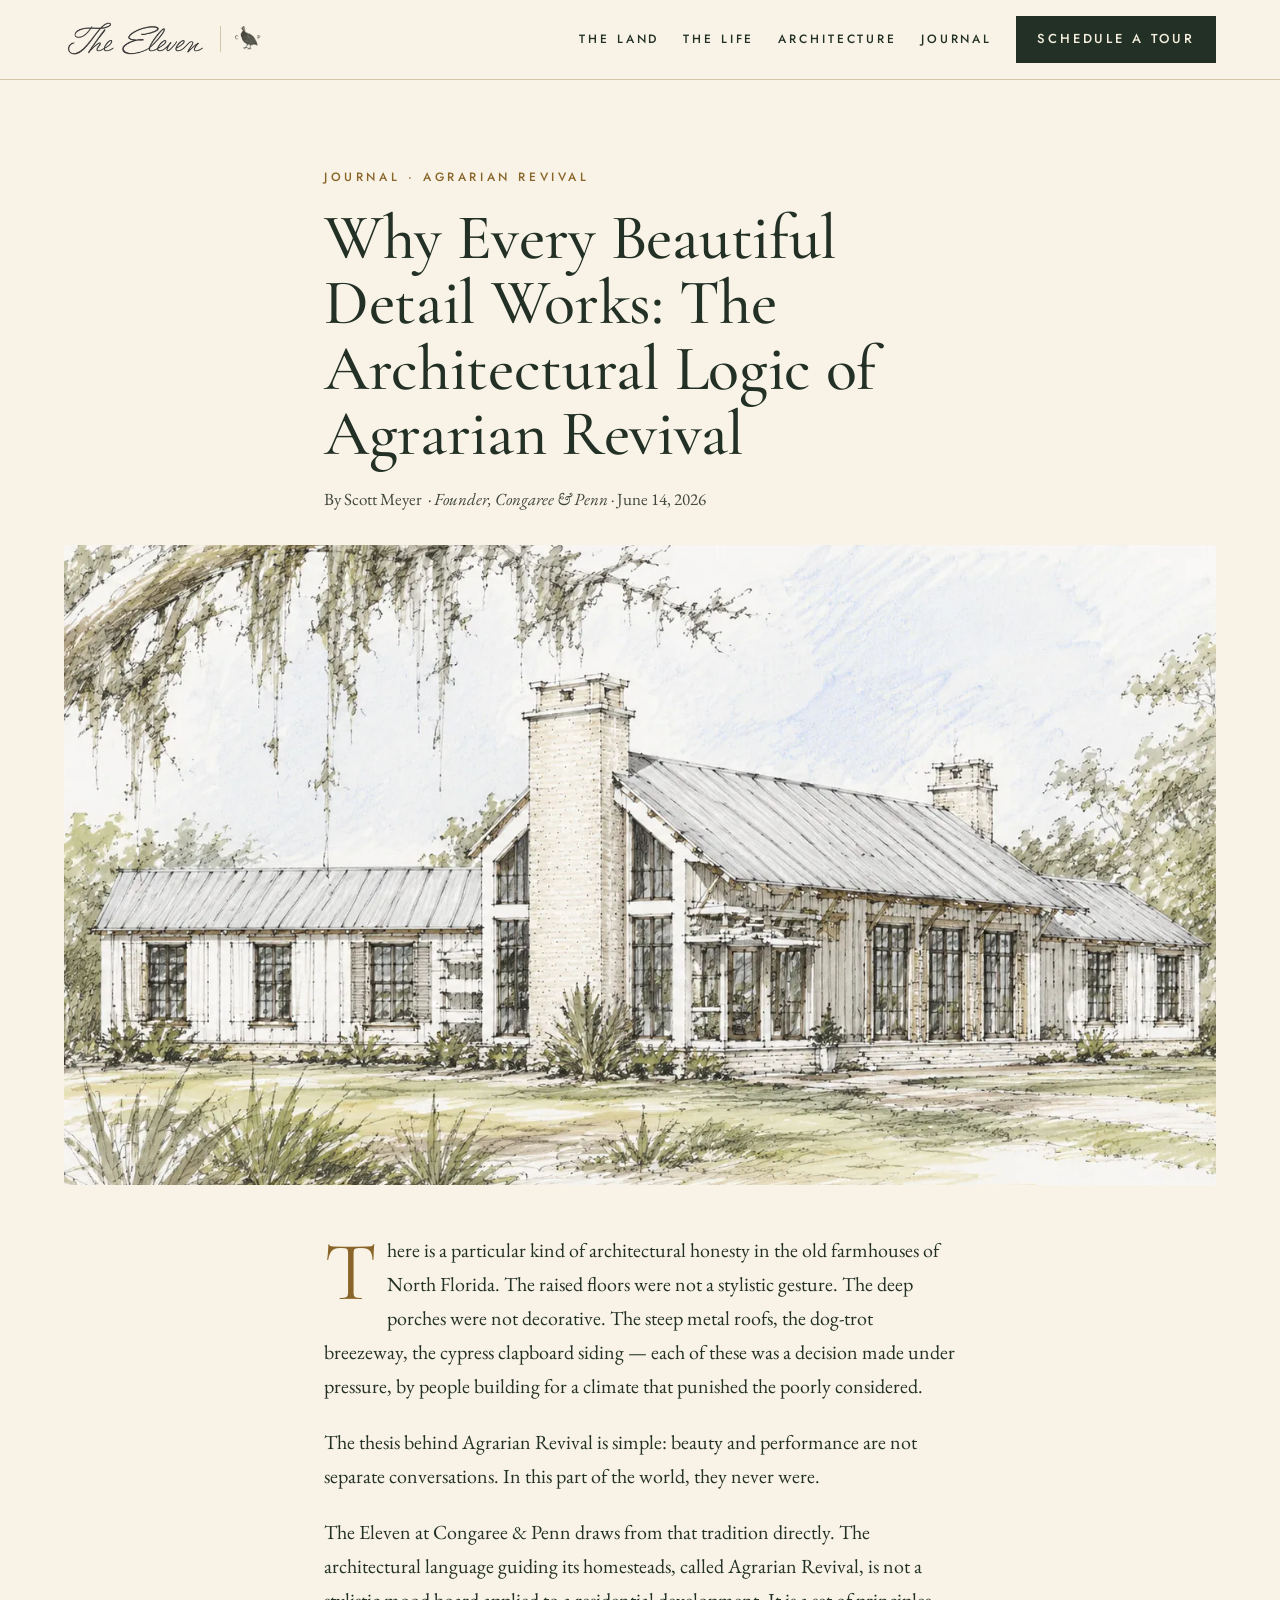
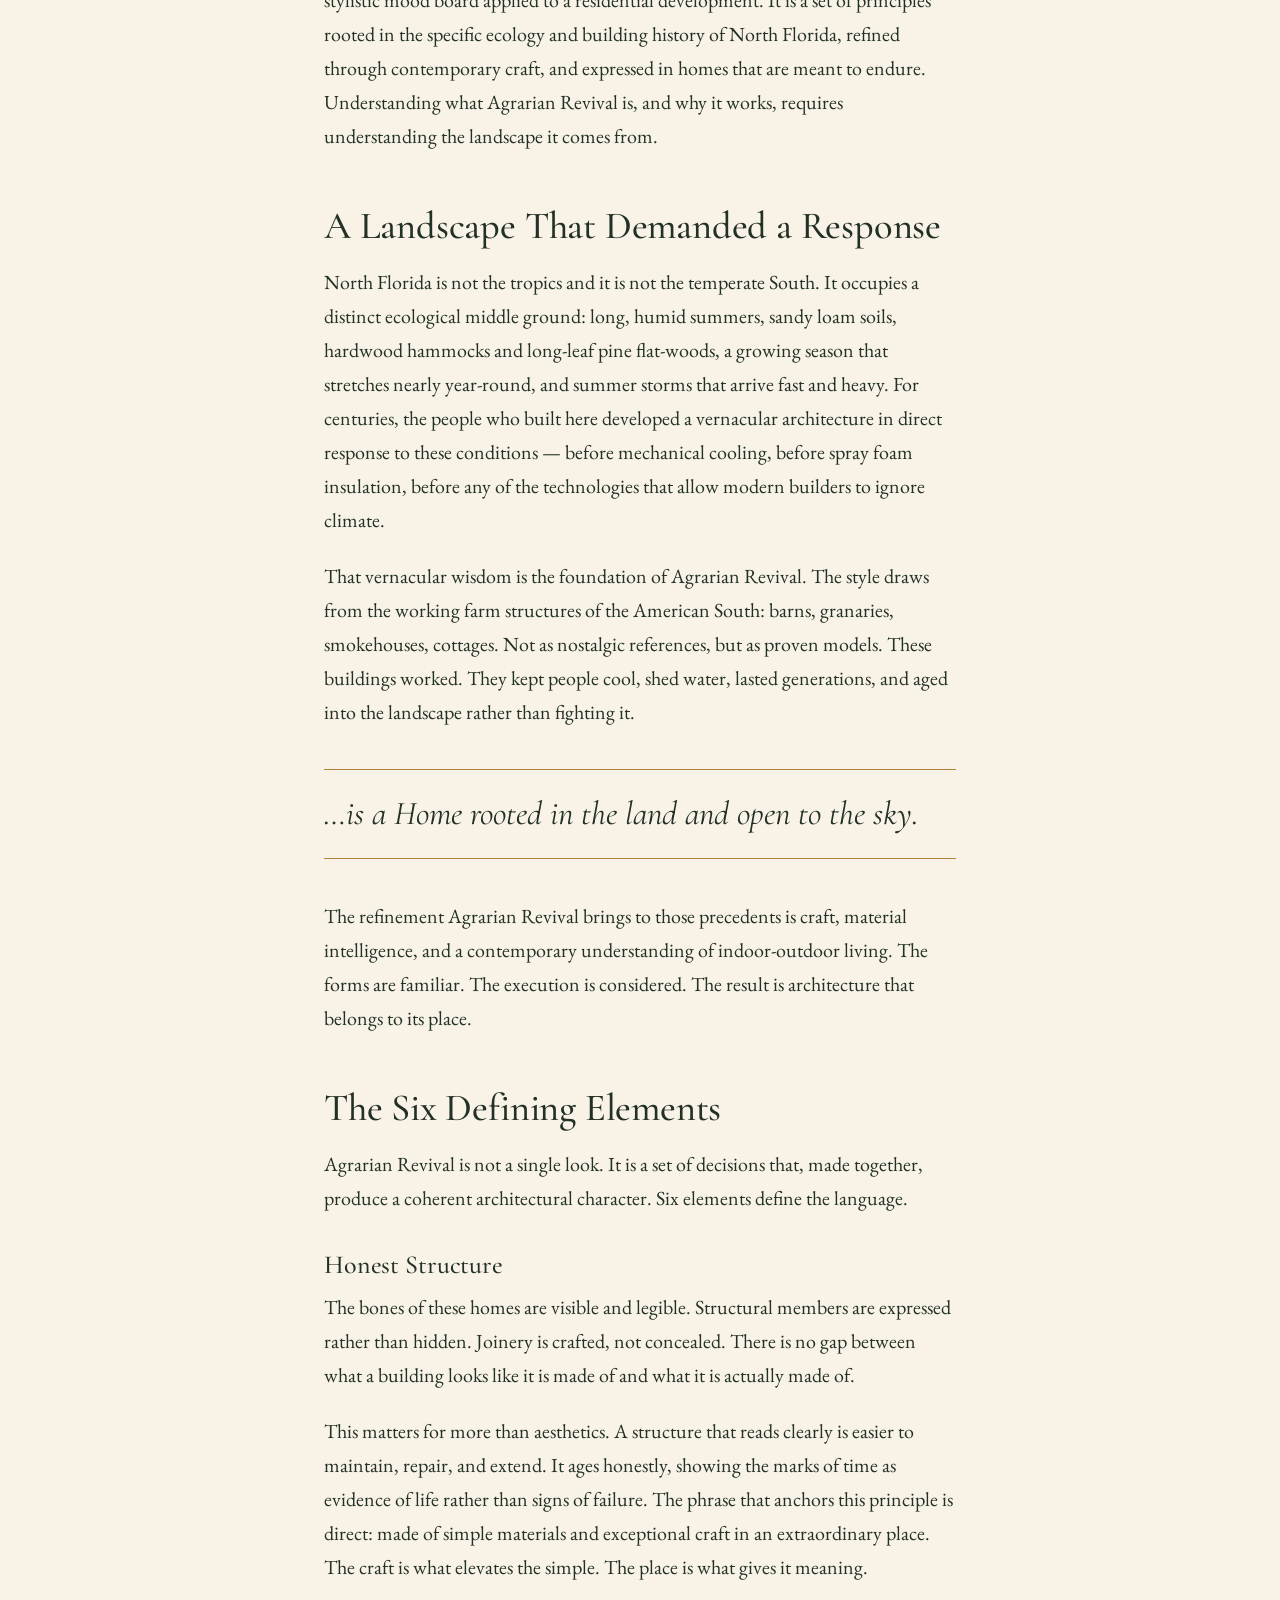
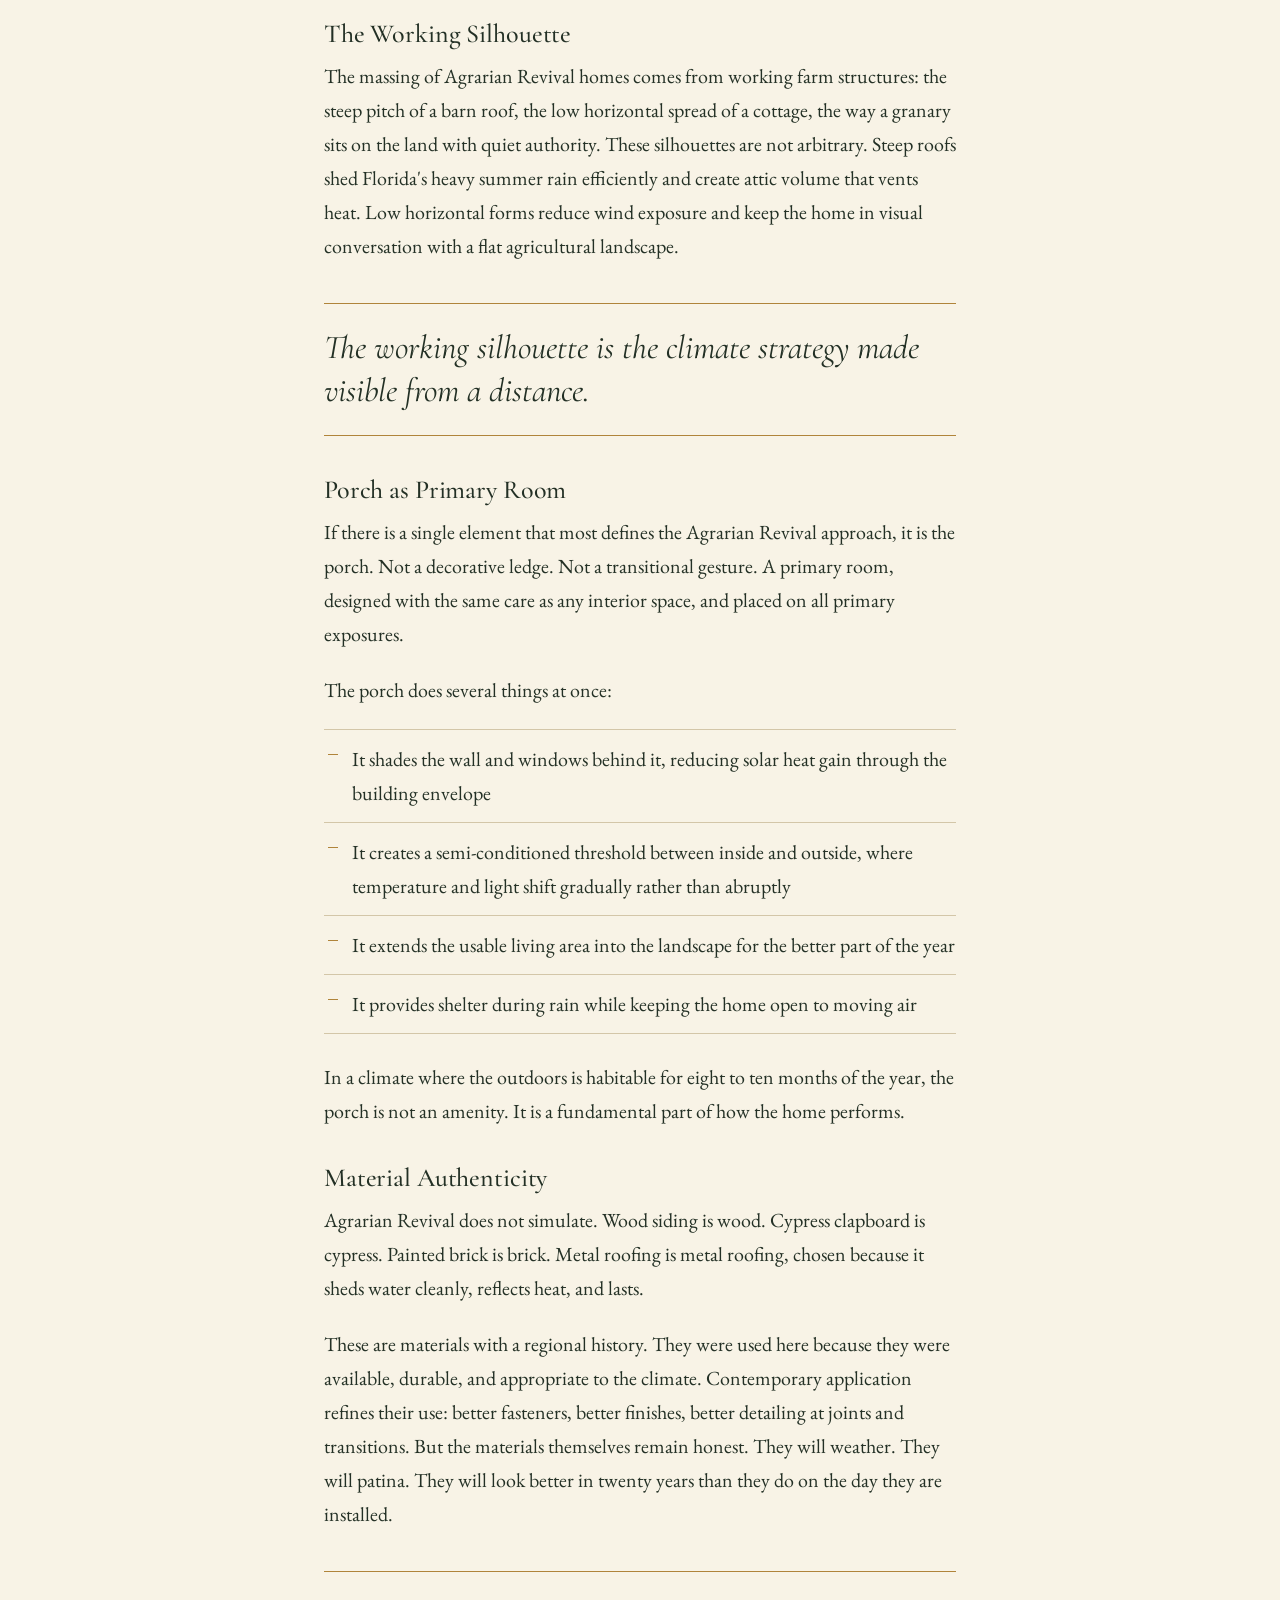
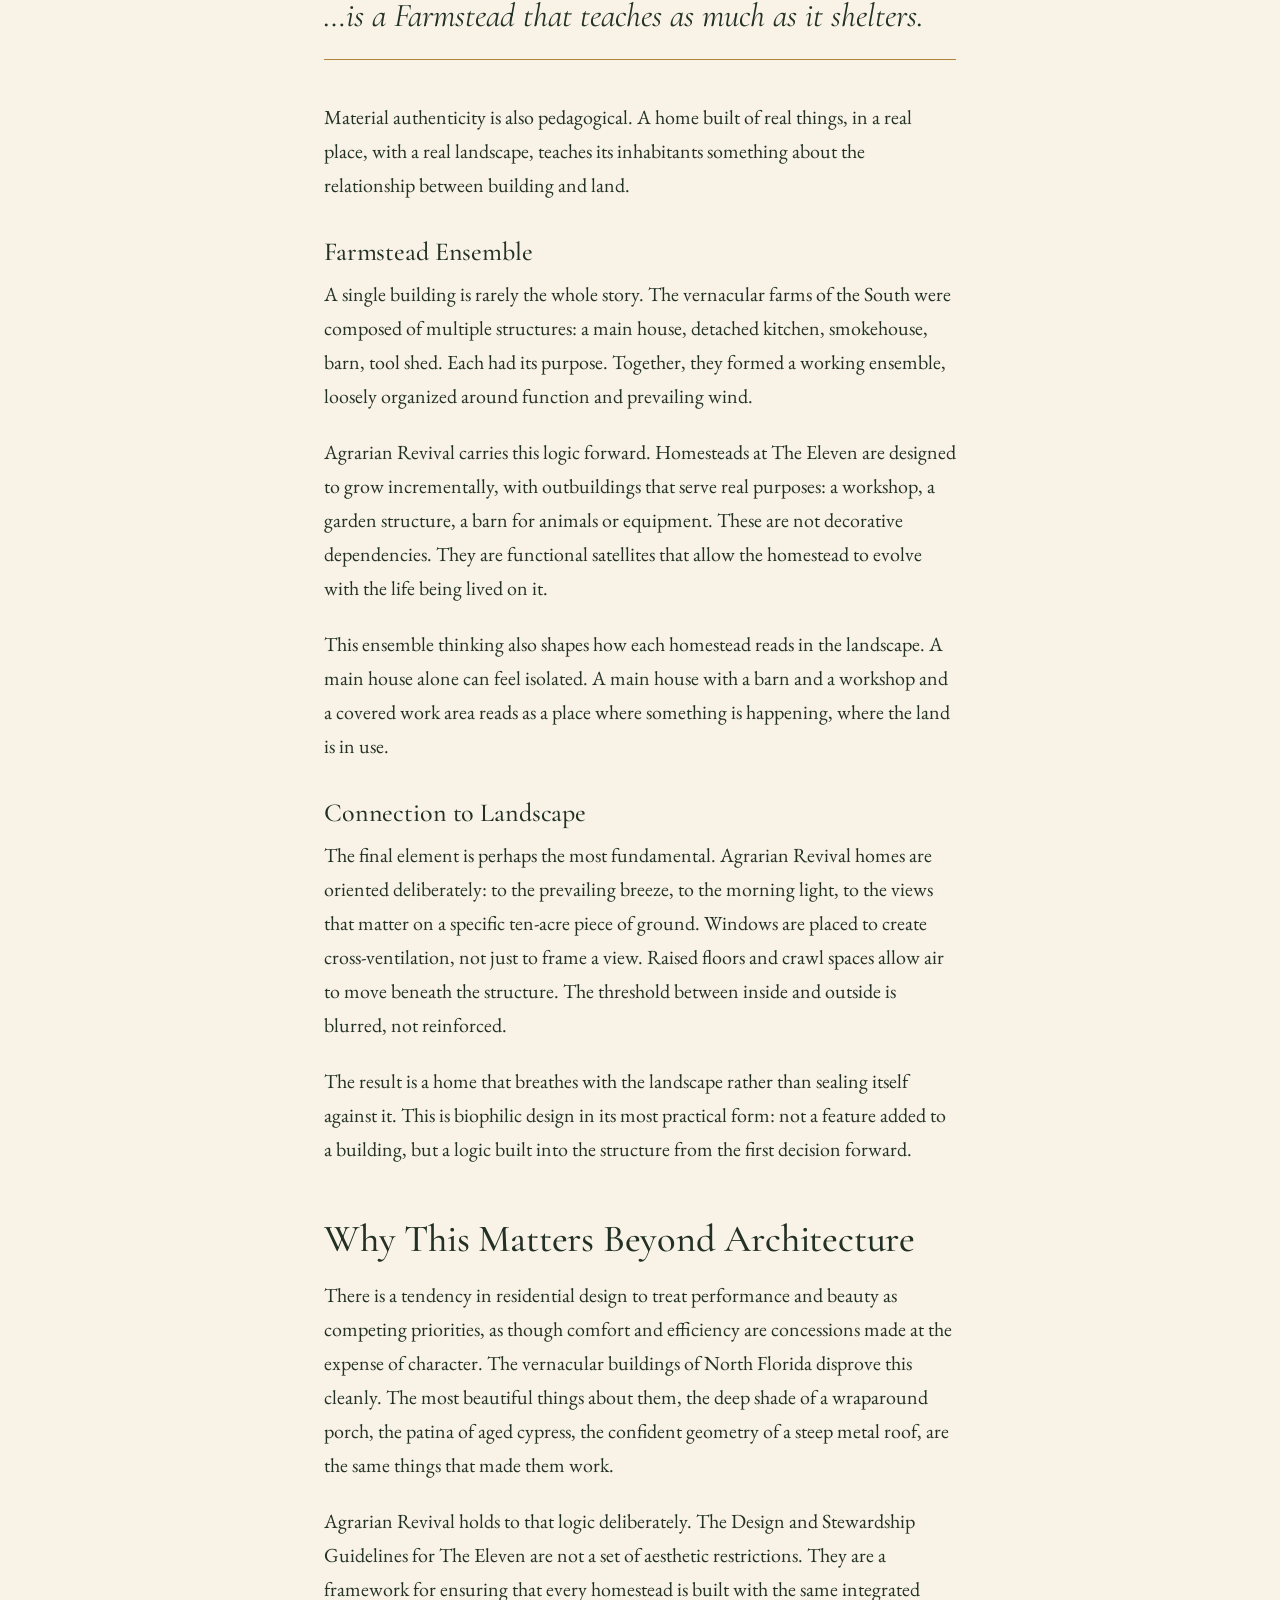
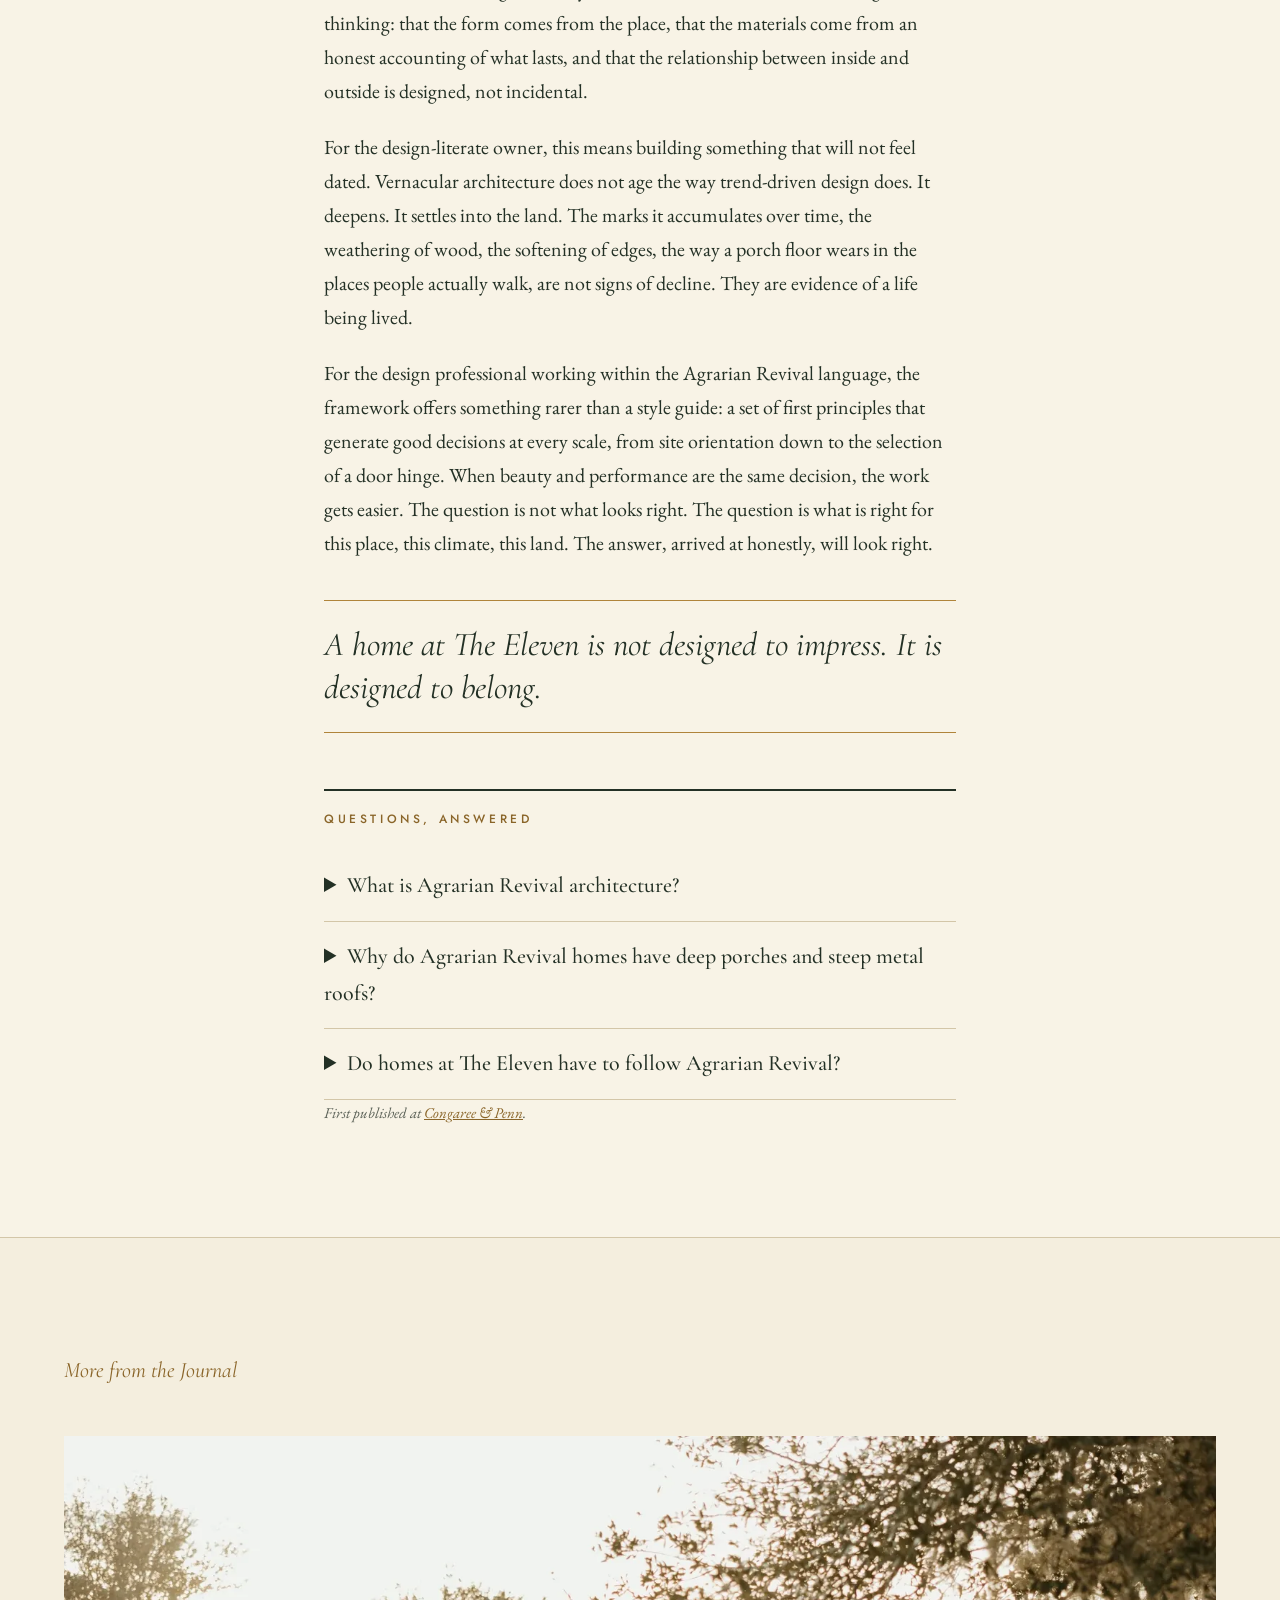
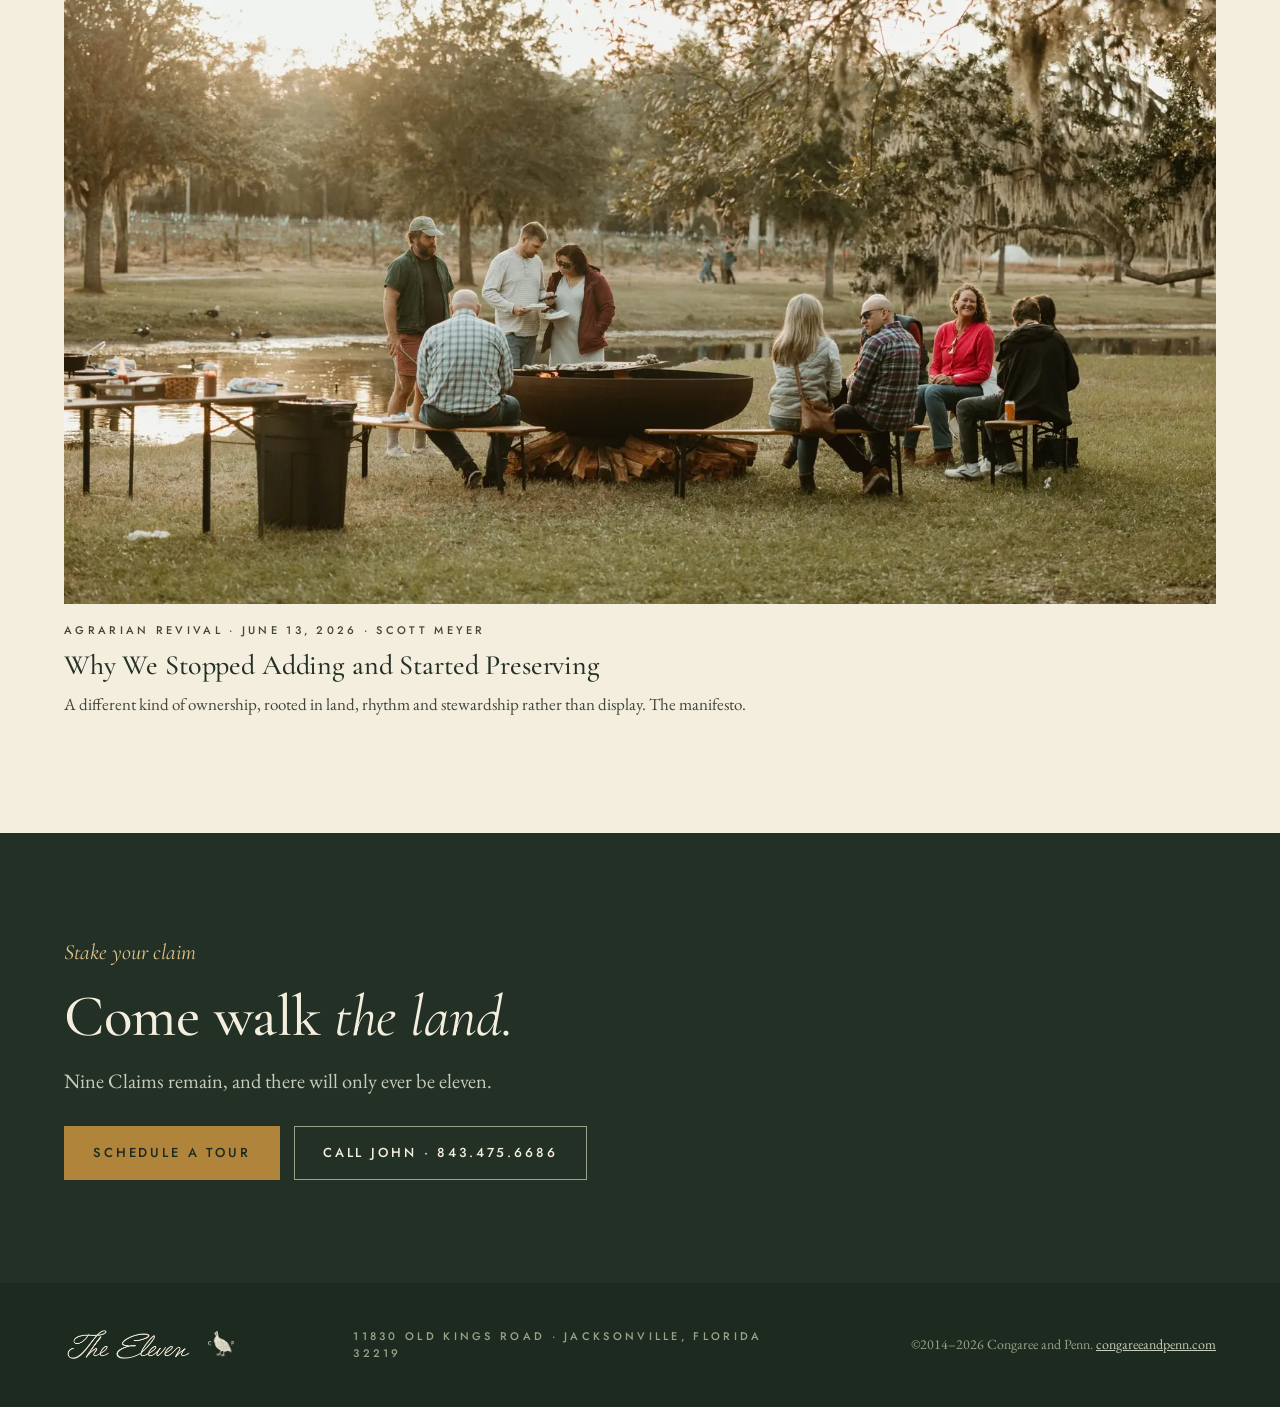
<file: website/journal/why-every-beautiful-detail-works/index.html>
<!doctype html>
<html lang="en">
<head>
<meta charset="utf-8">
<meta name="viewport" content="width=device-width, initial-scale=1">
<title>Agrarian Revival: North Florida Farmhouse Architecture | The Eleven</title>
<meta name="description" content="Raised floors, deep porches, steep metal roofs: how North Florida&#x27;s farm vernacular became Agrarian Revival, the climate-smart architecture of The Eleven.">
<link rel="canonical" href="https://www.congareeandpenn.com/blog/why-every-beautiful-detail-works-the-architectural-logic-of-agrarian-revival">
<meta name="theme-color" content="#233025">
<meta property="og:site_name" content="The Eleven at Congaree &amp; Penn">
<meta property="og:title" content="Agrarian Revival: North Florida Farmhouse Architecture | The Eleven">
<meta property="og:description" content="Raised floors, deep porches, steep metal roofs: how North Florida&#x27;s farm vernacular became Agrarian Revival, the climate-smart architecture of The Eleven.">
<meta property="og:image" content="https://elevenjacksonville.com/assets/img/lake-bales-farmhouse-court-atkins-the-eleven-1414.jpg">
<meta name="twitter:card" content="summary_large_image">
<link rel="icon" type="image/png" href="../../assets/img/favicon.png">
<link rel="alternate" type="application/rss+xml" title="The Eleven Journal" href="https://elevenjacksonville.com/journal/feed.xml">
<link rel="preconnect" href="https://fonts.googleapis.com">
<link rel="preconnect" href="https://fonts.gstatic.com" crossorigin>
<link href="https://fonts.googleapis.com/css2?family=Cormorant+Garamond:ital,wght@0,400;0,500;1,400;1,500&amp;family=EB+Garamond:ital,wght@0,400;0,500;1,400&amp;family=Jost:wght@500&amp;display=swap" rel="stylesheet">
<link rel="stylesheet" href="../../assets/css/site.css">
<meta property="og:type" content="article">
<script type="application/ld+json">{"@context": "https://schema.org", "@graph": [{"@type": "BlogPosting", "headline": "Why Every Beautiful Detail Works: The Architectural Logic of Agrarian Revival", "description": "Raised floors, deep porches, steep metal roofs: how North Florida's farm vernacular became Agrarian Revival, the climate-smart architecture of The Eleven.", "image": "https://elevenjacksonville.com/assets/img/lake-bales-farmhouse-court-atkins-the-eleven-1414.jpg", "datePublished": "2026-06-14", "dateModified": "2026-06-14", "author": {"@type": "Person", "name": "Scott Meyer", "jobTitle": "Founder, Congaree & Penn"}, "publisher": {"@type": "Organization", "name": "Congaree and Penn", "url": "https://www.congareeandpenn.com/"}, "mainEntityOfPage": "https://www.congareeandpenn.com/blog/why-every-beautiful-detail-works-the-architectural-logic-of-agrarian-revival", "articleSection": "Agrarian Revival", "url": "https://elevenjacksonville.com/journal/why-every-beautiful-detail-works/"}, {"@type": "BreadcrumbList", "itemListElement": [{"@type": "ListItem", "position": 1, "name": "The Eleven", "item": "https://elevenjacksonville.com/"}, {"@type": "ListItem", "position": 2, "name": "Journal", "item": "https://elevenjacksonville.com/journal/"}, {"@type": "ListItem", "position": 3, "name": "Agrarian Revival", "item": "https://elevenjacksonville.com/journal/agrarian-revival/"}, {"@type": "ListItem", "position": 4, "name": "Why Every Beautiful Detail Works: The Architectural Logic of Agrarian Revival", "item": "https://elevenjacksonville.com/journal/why-every-beautiful-detail-works/"}]}, {"@type": "FAQPage", "mainEntity": [{"@type": "Question", "name": "What is Agrarian Revival architecture?", "acceptedAnswer": {"@type": "Answer", "text": "An architectural language drawn from the working farm buildings of North Florida, such as barns, granaries and farmhouses, refined with contemporary craft. Its six elements are honest structure, the working silhouette, the porch as primary room, material authenticity, the farmstead ensemble and connection to landscape."}}, {"@type": "Question", "name": "Why do Agrarian Revival homes have deep porches and steep metal roofs?", "acceptedAnswer": {"@type": "Answer", "text": "For climate, not decoration. Steep metal roofs shed heavy summer rain, reflect heat and vent the attic; deep porches shade walls and windows and extend living space outdoors for eight to ten months of the year."}}, {"@type": "Question", "name": "Do homes at The Eleven have to follow Agrarian Revival?", "acceptedAnswer": {"@type": "Answer", "text": "Homes are guided by the Design and Stewardship Guidelines for The Eleven, a framework of first principles rather than a list of aesthetic restrictions, so every homestead is built for its place and climate."}}]}]}</script>
</head>
<body>
<a class="skip" href="#main">Skip to content</a>
<header class="nav">
  <div class="wrap">
    <a class="brand" href="../../index.html" aria-label="The Eleven at Congaree &amp; Penn, home">
      <img src="../../assets/img/the-eleven-script-logo-dark-500.png" alt="The Eleven" width="142" height="40" style="height:40px;width:auto">
      <span class="sep" aria-hidden="true"></span>
      <img src="../../assets/img/congaree-penn-guinea-hen-dark-120.png" alt="Congaree &amp; Penn" width="26" height="26" style="height:26px;width:auto">
    </a>
    <nav aria-label="Main">
      <ul>
        <li><a href="../../index.html#land">The Land</a></li>
        <li><a href="../../index.html#life">The Life</a></li>
        <li><a href="../../index.html#architecture">Architecture</a></li>
        <li><a href="../../journal/index.html">Journal</a></li>
        <li><a class="btn btn-pine" href="../../index.html#visit">Schedule a Tour</a></li>
      </ul>
    </nav>
  </div>
</header>
<main id="main">
<article class="art">
  <header class="art-head">
    <div class="wrap art-narrow">
      <p class="lbl"><a href="../../journal/index.html">Journal</a> · <a href="../../journal/agrarian-revival/index.html">Agrarian Revival</a></p>
      <h1>Why Every Beautiful Detail Works: The Architectural Logic of Agrarian Revival</h1>
      <p class="art-by">By Scott Meyer<span>Founder, Congaree &amp; Penn</span> · <time datetime="2026-06-14">June 14, 2026</time></p>
    </div>
  </header>
  <figure class="art-hero"><picture><source type="image/webp" srcset="../../assets/img/lake-bales-farmhouse-court-atkins-the-eleven-1414.webp"><img src="../../assets/img/lake-bales-farmhouse-court-atkins-the-eleven-1414.jpg" width="1414" height="913" fetchpriority="high" alt="Watercolor of Lake Bales by Court Atkins Group, a board-and-batten farmhouse with a standing-seam metal roof and deep porch beneath live oaks"></picture></figure>
  <div class="wrap art-narrow art-body">
<p>There is a particular kind of architectural honesty in the old farmhouses of North Florida. The raised floors were not a stylistic gesture. The deep porches were not decorative. The steep metal roofs, the dog-trot breezeway, the cypress clapboard siding — each of these was a decision made under pressure, by people building for a climate that punished the poorly considered.</p>
<p>The thesis behind Agrarian Revival is simple: beauty and performance are not separate conversations. In this part of the world, they never were.</p>
<p>The Eleven at Congaree &amp; Penn draws from that tradition directly. The architectural language guiding its homesteads, called Agrarian Revival, is not a stylistic mood board applied to a residential development. It is a set of principles rooted in the specific ecology and building history of North Florida, refined through contemporary craft, and expressed in homes that are meant to endure. Understanding what Agrarian Revival is, and why it works, requires understanding the landscape it comes from.</p>
<h2>A Landscape That Demanded a Response</h2>
<p>North Florida is not the tropics and it is not the temperate South. It occupies a distinct ecological middle ground: long, humid summers, sandy loam soils, hardwood hammocks and long-leaf pine flat-woods, a growing season that stretches nearly year-round, and summer storms that arrive fast and heavy. For centuries, the people who built here developed a vernacular architecture in direct response to these conditions — before mechanical cooling, before spray foam insulation, before any of the technologies that allow modern builders to ignore climate.</p>
<p>That vernacular wisdom is the foundation of Agrarian Revival. The style draws from the working farm structures of the American South: barns, granaries, smokehouses, cottages. Not as nostalgic references, but as proven models. These buildings worked. They kept people cool, shed water, lasted generations, and aged into the landscape rather than fighting it.</p>
<blockquote class="pull"><p>…is a Home rooted in the land and open to the sky.</p></blockquote>
<p>The refinement Agrarian Revival brings to those precedents is craft, material intelligence, and a contemporary understanding of indoor-outdoor living. The forms are familiar. The execution is considered. The result is architecture that belongs to its place.</p>
<h2>The Six Defining Elements</h2>
<p>Agrarian Revival is not a single look. It is a set of decisions that, made together, produce a coherent architectural character. Six elements define the language.</p>
<h3>Honest Structure</h3>
<p>The bones of these homes are visible and legible. Structural members are expressed rather than hidden. Joinery is crafted, not concealed. There is no gap between what a building looks like it is made of and what it is actually made of.</p>
<p>This matters for more than aesthetics. A structure that reads clearly is easier to maintain, repair, and extend. It ages honestly, showing the marks of time as evidence of life rather than signs of failure. The phrase that anchors this principle is direct: made of simple materials and exceptional craft in an extraordinary place. The craft is what elevates the simple. The place is what gives it meaning.</p>
<h3>The Working Silhouette</h3>
<p>The massing of Agrarian Revival homes comes from working farm structures: the steep pitch of a barn roof, the low horizontal spread of a cottage, the way a granary sits on the land with quiet authority. These silhouettes are not arbitrary. Steep roofs shed Florida&#x27;s heavy summer rain efficiently and create attic volume that vents heat. Low horizontal forms reduce wind exposure and keep the home in visual conversation with a flat agricultural landscape.</p>
<blockquote class="pull"><p>The working silhouette is the climate strategy made visible from a distance.</p></blockquote>
<h3>Porch as Primary Room</h3>
<p>If there is a single element that most defines the Agrarian Revival approach, it is the porch. Not a decorative ledge. Not a transitional gesture. A primary room, designed with the same care as any interior space, and placed on all primary exposures.</p>
<p>The porch does several things at once:</p>
<ul class="art-list"><li>It shades the wall and windows behind it, reducing solar heat gain through the building envelope</li><li>It creates a semi-conditioned threshold between inside and outside, where temperature and light shift gradually rather than abruptly</li><li>It extends the usable living area into the landscape for the better part of the year</li><li>It provides shelter during rain while keeping the home open to moving air</li></ul>
<p>In a climate where the outdoors is habitable for eight to ten months of the year, the porch is not an amenity. It is a fundamental part of how the home performs.</p>
<h3>Material Authenticity</h3>
<p>Agrarian Revival does not simulate. Wood siding is wood. Cypress clapboard is cypress. Painted brick is brick. Metal roofing is metal roofing, chosen because it sheds water cleanly, reflects heat, and lasts.</p>
<p>These are materials with a regional history. They were used here because they were available, durable, and appropriate to the climate. Contemporary application refines their use: better fasteners, better finishes, better detailing at joints and transitions. But the materials themselves remain honest. They will weather. They will patina. They will look better in twenty years than they do on the day they are installed.</p>
<blockquote class="pull"><p>…is a Farmstead that teaches as much as it shelters.</p></blockquote>
<p>Material authenticity is also pedagogical. A home built of real things, in a real place, with a real landscape, teaches its inhabitants something about the relationship between building and land.</p>
<h3>Farmstead Ensemble</h3>
<p>A single building is rarely the whole story. The vernacular farms of the South were composed of multiple structures: a main house, detached kitchen, smokehouse, barn, tool shed. Each had its purpose. Together, they formed a working ensemble, loosely organized around function and prevailing wind.</p>
<p>Agrarian Revival carries this logic forward. Homesteads at The Eleven are designed to grow incrementally, with outbuildings that serve real purposes: a workshop, a garden structure, a barn for animals or equipment. These are not decorative dependencies. They are functional satellites that allow the homestead to evolve with the life being lived on it.</p>
<p>This ensemble thinking also shapes how each homestead reads in the landscape. A main house alone can feel isolated. A main house with a barn and a workshop and a covered work area reads as a place where something is happening, where the land is in use.</p>
<h3>Connection to Landscape</h3>
<p>The final element is perhaps the most fundamental. Agrarian Revival homes are oriented deliberately: to the prevailing breeze, to the morning light, to the views that matter on a specific ten-acre piece of ground. Windows are placed to create cross-ventilation, not just to frame a view. Raised floors and crawl spaces allow air to move beneath the structure. The threshold between inside and outside is blurred, not reinforced.</p>
<p>The result is a home that breathes with the landscape rather than sealing itself against it. This is biophilic design in its most practical form: not a feature added to a building, but a logic built into the structure from the first decision forward.</p>
<h2>Why This Matters Beyond Architecture</h2>
<p>There is a tendency in residential design to treat performance and beauty as competing priorities, as though comfort and efficiency are concessions made at the expense of character. The vernacular buildings of North Florida disprove this cleanly. The most beautiful things about them, the deep shade of a wraparound porch, the patina of aged cypress, the confident geometry of a steep metal roof, are the same things that made them work.</p>
<p>Agrarian Revival holds to that logic deliberately. The Design and Stewardship Guidelines for The Eleven are not a set of aesthetic restrictions. They are a framework for ensuring that every homestead is built with the same integrated thinking: that the form comes from the place, that the materials come from an honest accounting of what lasts, and that the relationship between inside and outside is designed, not incidental.</p>
<p>For the design-literate owner, this means building something that will not feel dated. Vernacular architecture does not age the way trend-driven design does. It deepens. It settles into the land. The marks it accumulates over time, the weathering of wood, the softening of edges, the way a porch floor wears in the places people actually walk, are not signs of decline. They are evidence of a life being lived.</p>
<p>For the design professional working within the Agrarian Revival language, the framework offers something rarer than a style guide: a set of first principles that generate good decisions at every scale, from site orientation down to the selection of a door hinge. When beauty and performance are the same decision, the work gets easier. The question is not what looks right. The question is what is right for this place, this climate, this land. The answer, arrived at honestly, will look right.</p>
<blockquote class="pull"><p>A home at The Eleven is not designed to impress. It is designed to belong.</p></blockquote>
<section class="art-faq" aria-label="Questions"><p class="lbl">Questions, answered</p><details><summary>What is Agrarian Revival architecture?</summary><p>An architectural language drawn from the working farm buildings of North Florida, such as barns, granaries and farmhouses, refined with contemporary craft. Its six elements are honest structure, the working silhouette, the porch as primary room, material authenticity, the farmstead ensemble and connection to landscape.</p></details><details><summary>Why do Agrarian Revival homes have deep porches and steep metal roofs?</summary><p>For climate, not decoration. Steep metal roofs shed heavy summer rain, reflect heat and vent the attic; deep porches shade walls and windows and extend living space outdoors for eight to ten months of the year.</p></details><details><summary>Do homes at The Eleven have to follow Agrarian Revival?</summary><p>Homes are guided by the Design and Stewardship Guidelines for The Eleven, a framework of first principles rather than a list of aesthetic restrictions, so every homestead is built for its place and climate.</p></details></section>
<p class="art-origin">First published at <a href="https://www.congareeandpenn.com/blog/why-every-beautiful-detail-works-the-architectural-logic-of-agrarian-revival">Congaree &amp; Penn</a>.</p>
  </div>
</article>
<section class="sec journal" aria-label="More from the Journal"><div class="wrap"><p class="ch">More from the Journal</p><div class="cards"><article class="j-card">
  <a href="../../journal/why-we-stopped-adding-and-started-preserving/index.html">
    <picture><source type="image/webp" srcset="../../assets/img/oyster-roast-fire-pit-pond-golden-hour-congaree-penn-1600.webp"><img src="../../assets/img/oyster-roast-fire-pit-pond-golden-hour-congaree-penn-1600.jpg" width="1600" height="1067" loading="lazy" decoding="async" alt=""></picture>
    <p class="lbl">Agrarian Revival · June 13, 2026 · Scott Meyer</p>
    <h3>Why We Stopped Adding and Started Preserving</h3>
    <p>A different kind of ownership, rooted in land, rhythm and stewardship rather than display. The manifesto.</p>
  </a>
</article></div></div></section>
</main>
<section class="dark j-cta" aria-label="Schedule a tour">
  <div class="wrap">
    <p class="ch">Stake your claim</p>
    <h2 class="h2">Come walk <em>the land.</em></h2>
    <p class="lede">Nine Claims remain, and there will only ever be eleven.</p>
    <div class="btns"><a class="btn btn-brass" href="sms:+18434756686?&amp;body=I%27d%20like%20to%20schedule%20a%20tour%20of%20The%20Eleven">Schedule a Tour</a><a class="btn btn-line" href="tel:+18434756686">Call John · 843.475.6686</a></div>
  </div>
</section>
<footer class="foot">
  <div class="wrap">
    <div class="marks">
      <img src="../../assets/img/the-eleven-script-logo-ivory-500.png" alt="The Eleven" width="128" height="36" loading="lazy" style="height:36px;width:auto">
      <img src="../../assets/img/congaree-penn-guinea-hen-ivory-120.png" alt="Congaree &amp; Penn" width="28" height="28" loading="lazy" style="height:28px;width:auto">
    </div>
    <p class="lbl">11830 Old Kings Road · Jacksonville, Florida 32219</p>
    <p>©2014–2026 Congaree and Penn. <a href="https://www.congareeandpenn.com/">congareeandpenn.com</a></p>
  </div>
</footer>
</body>
</html>
</file>
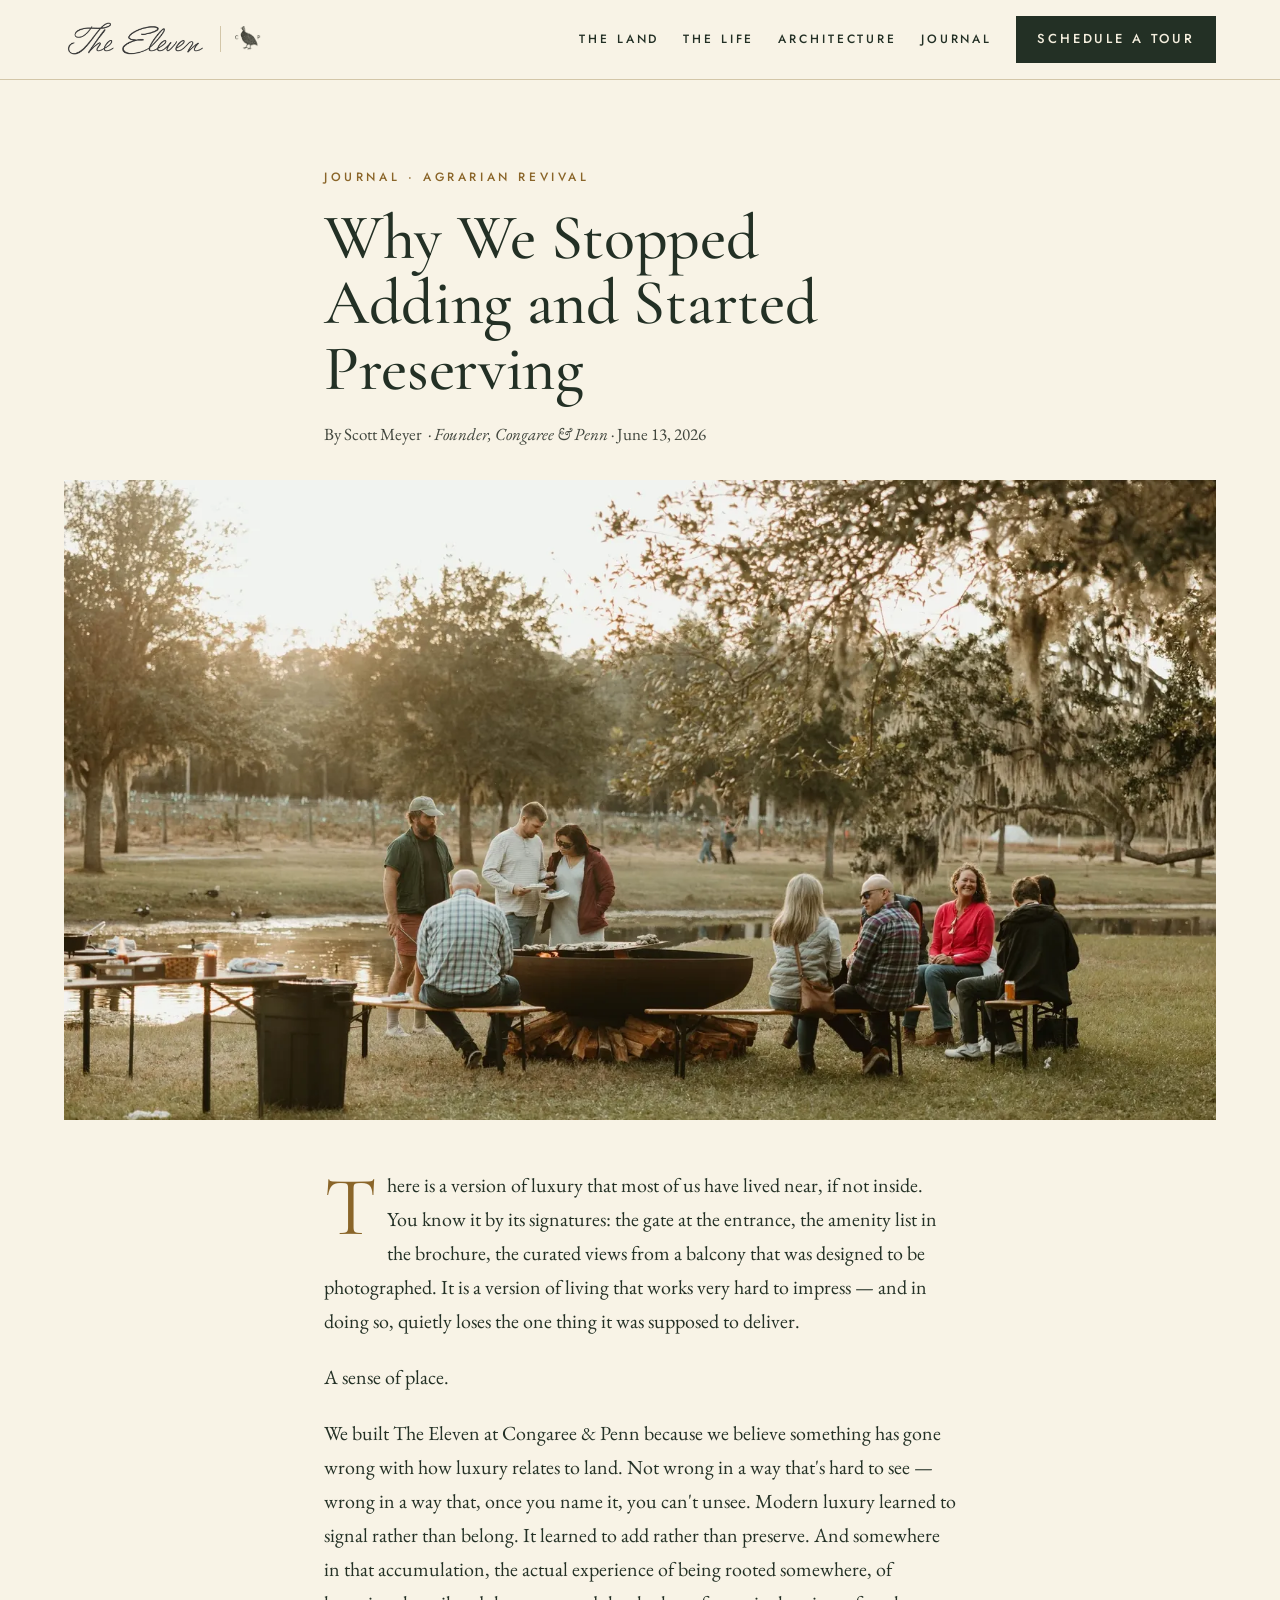
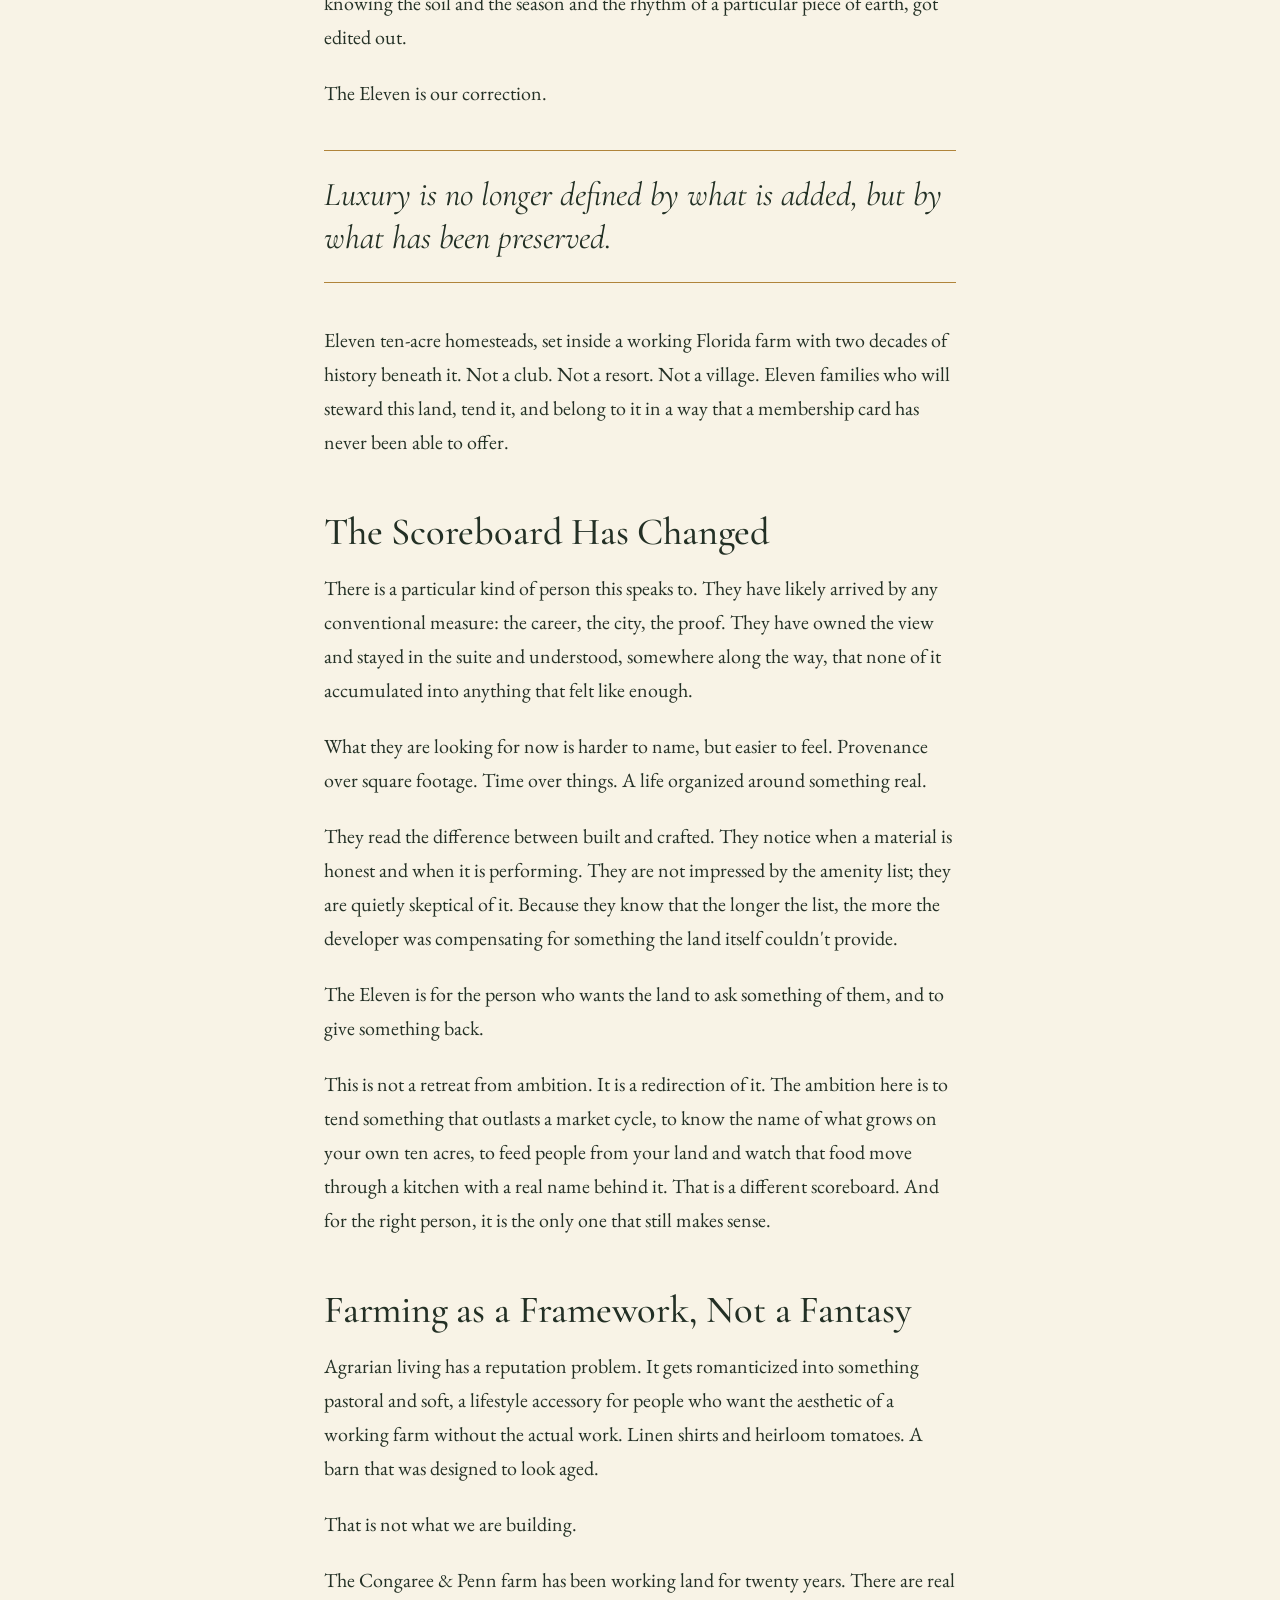
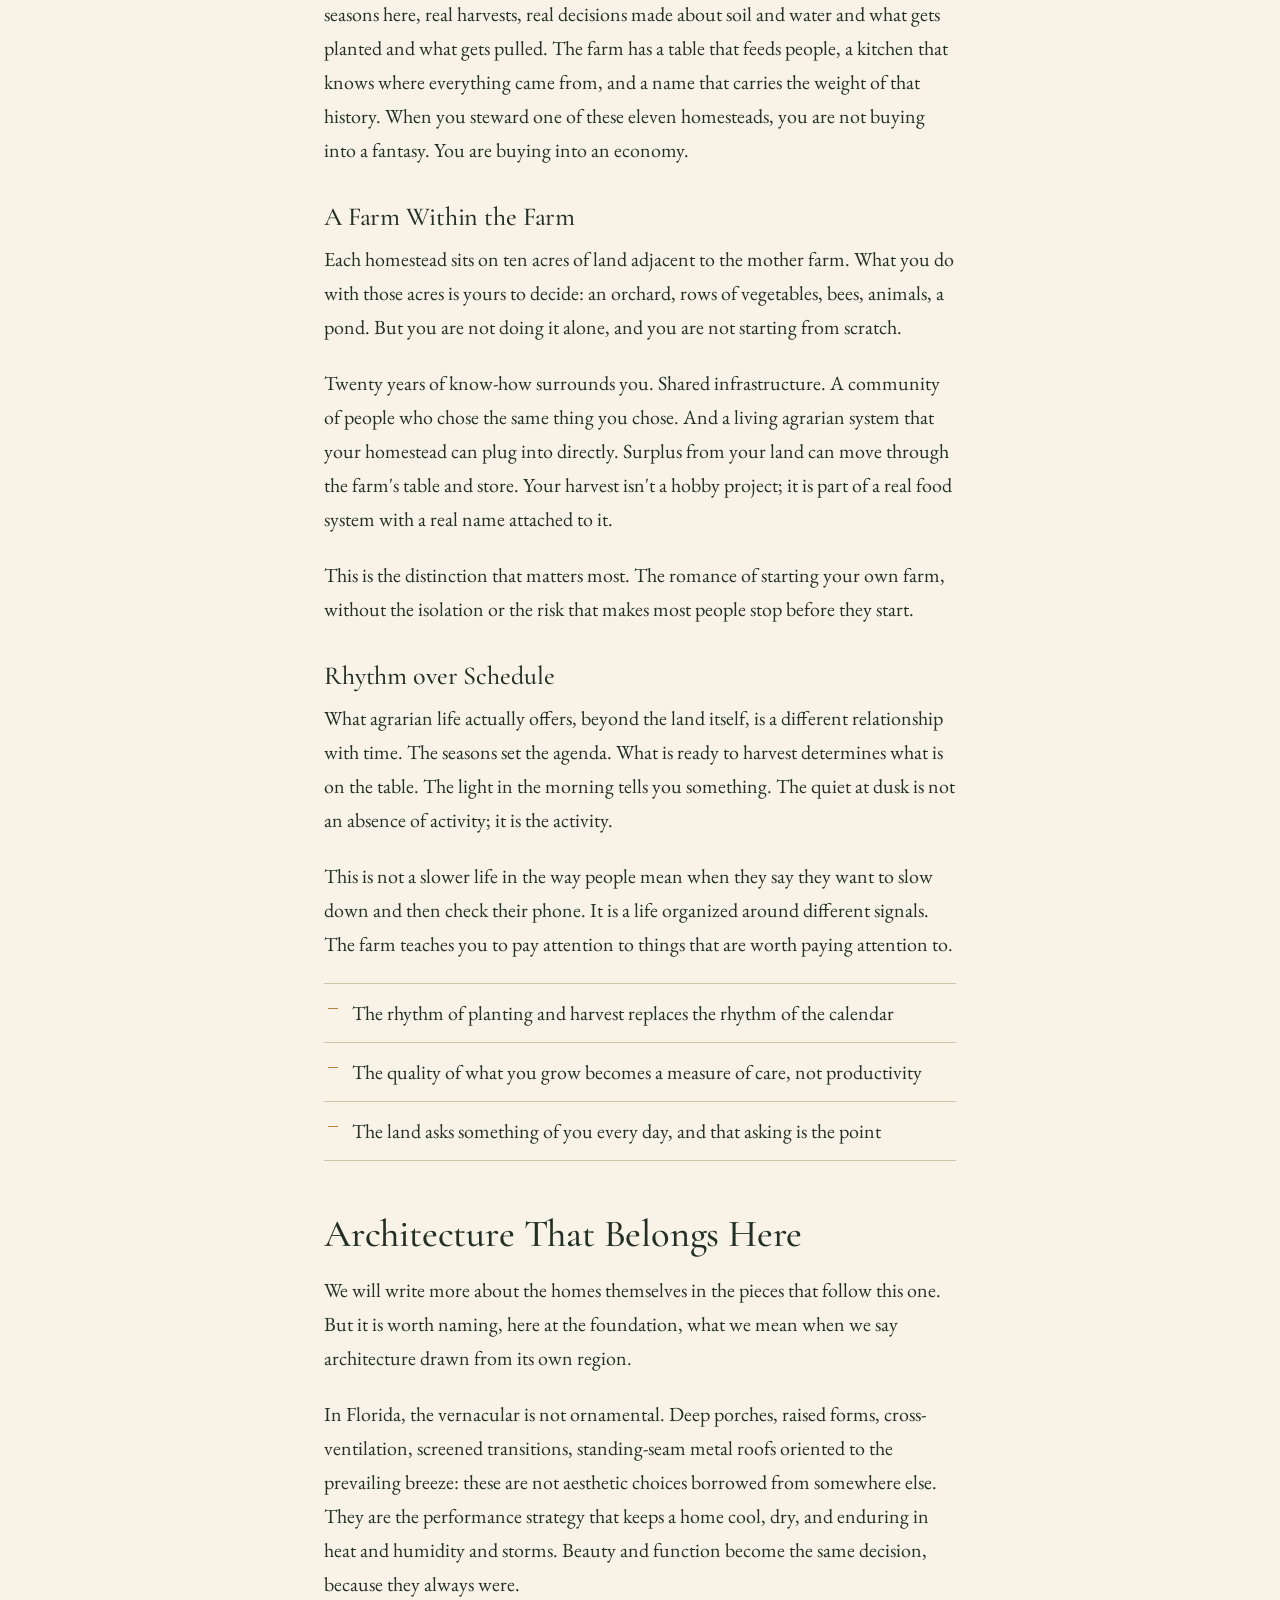
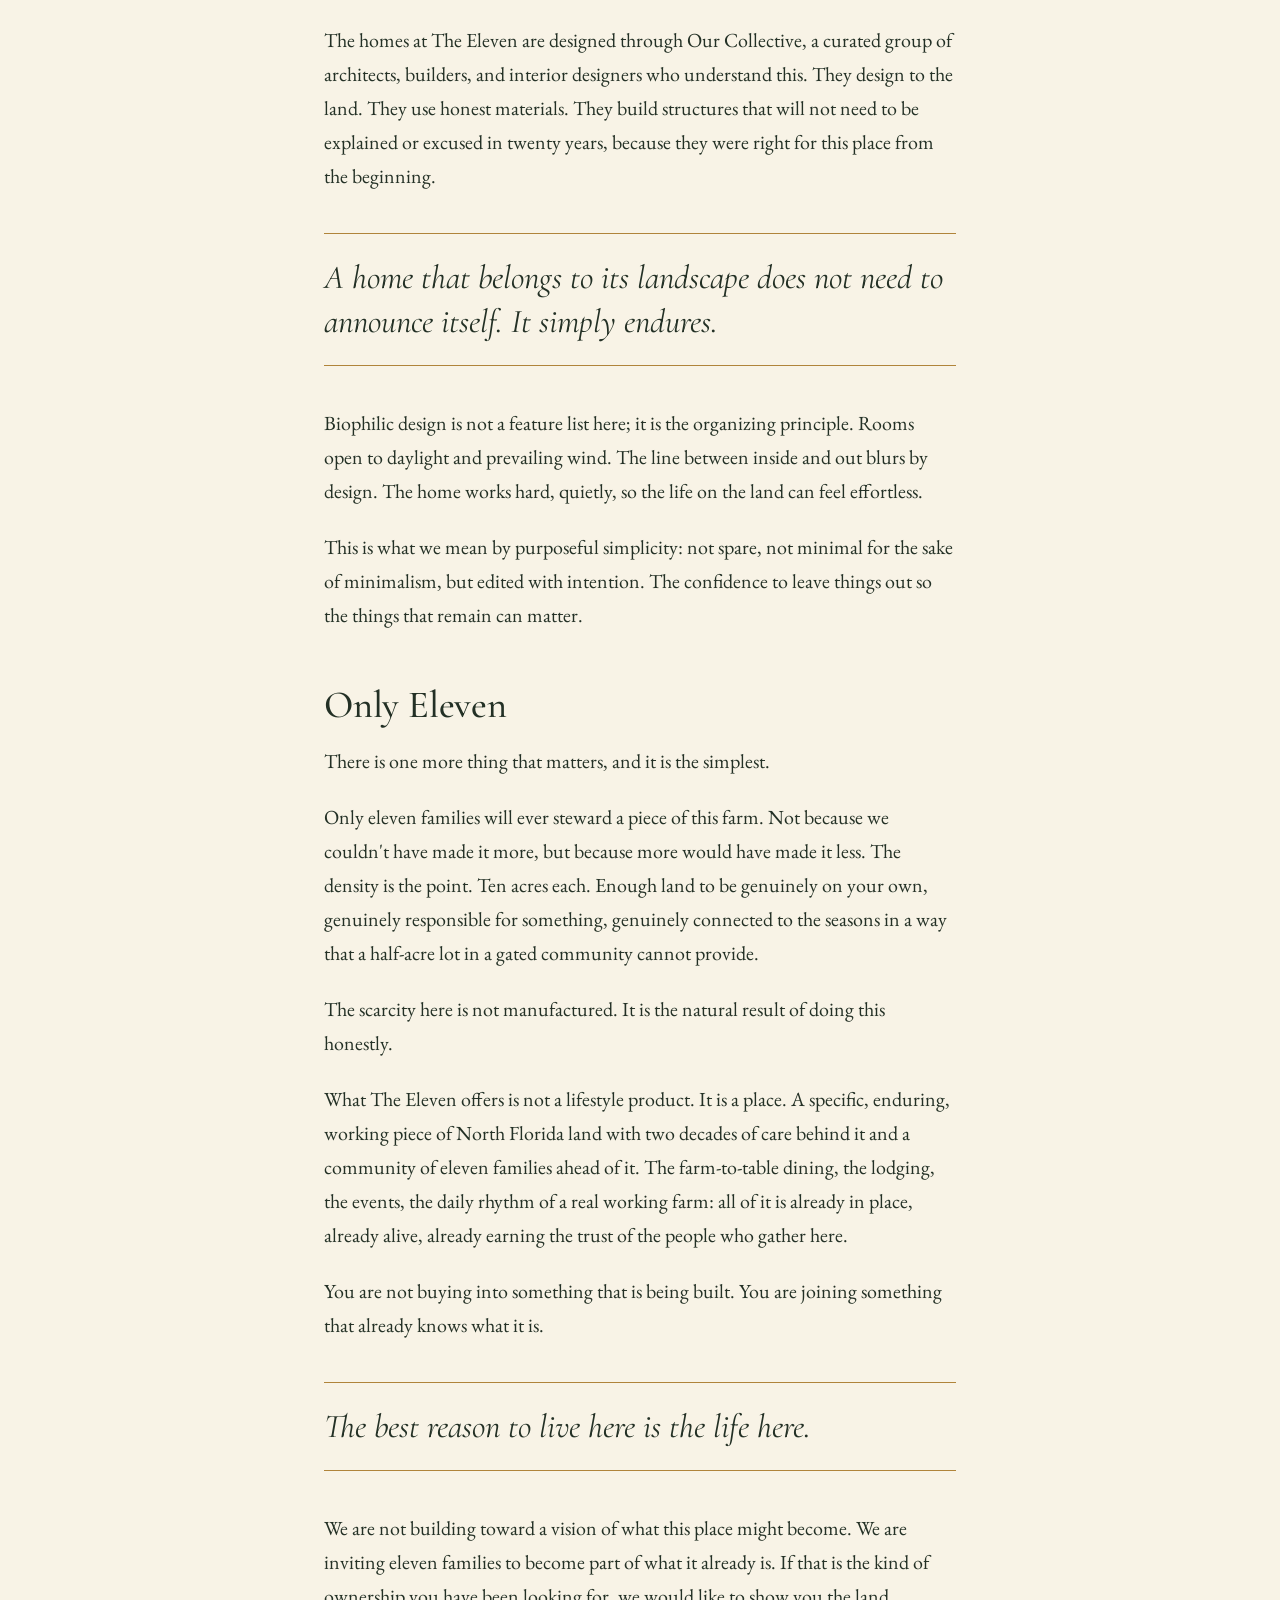
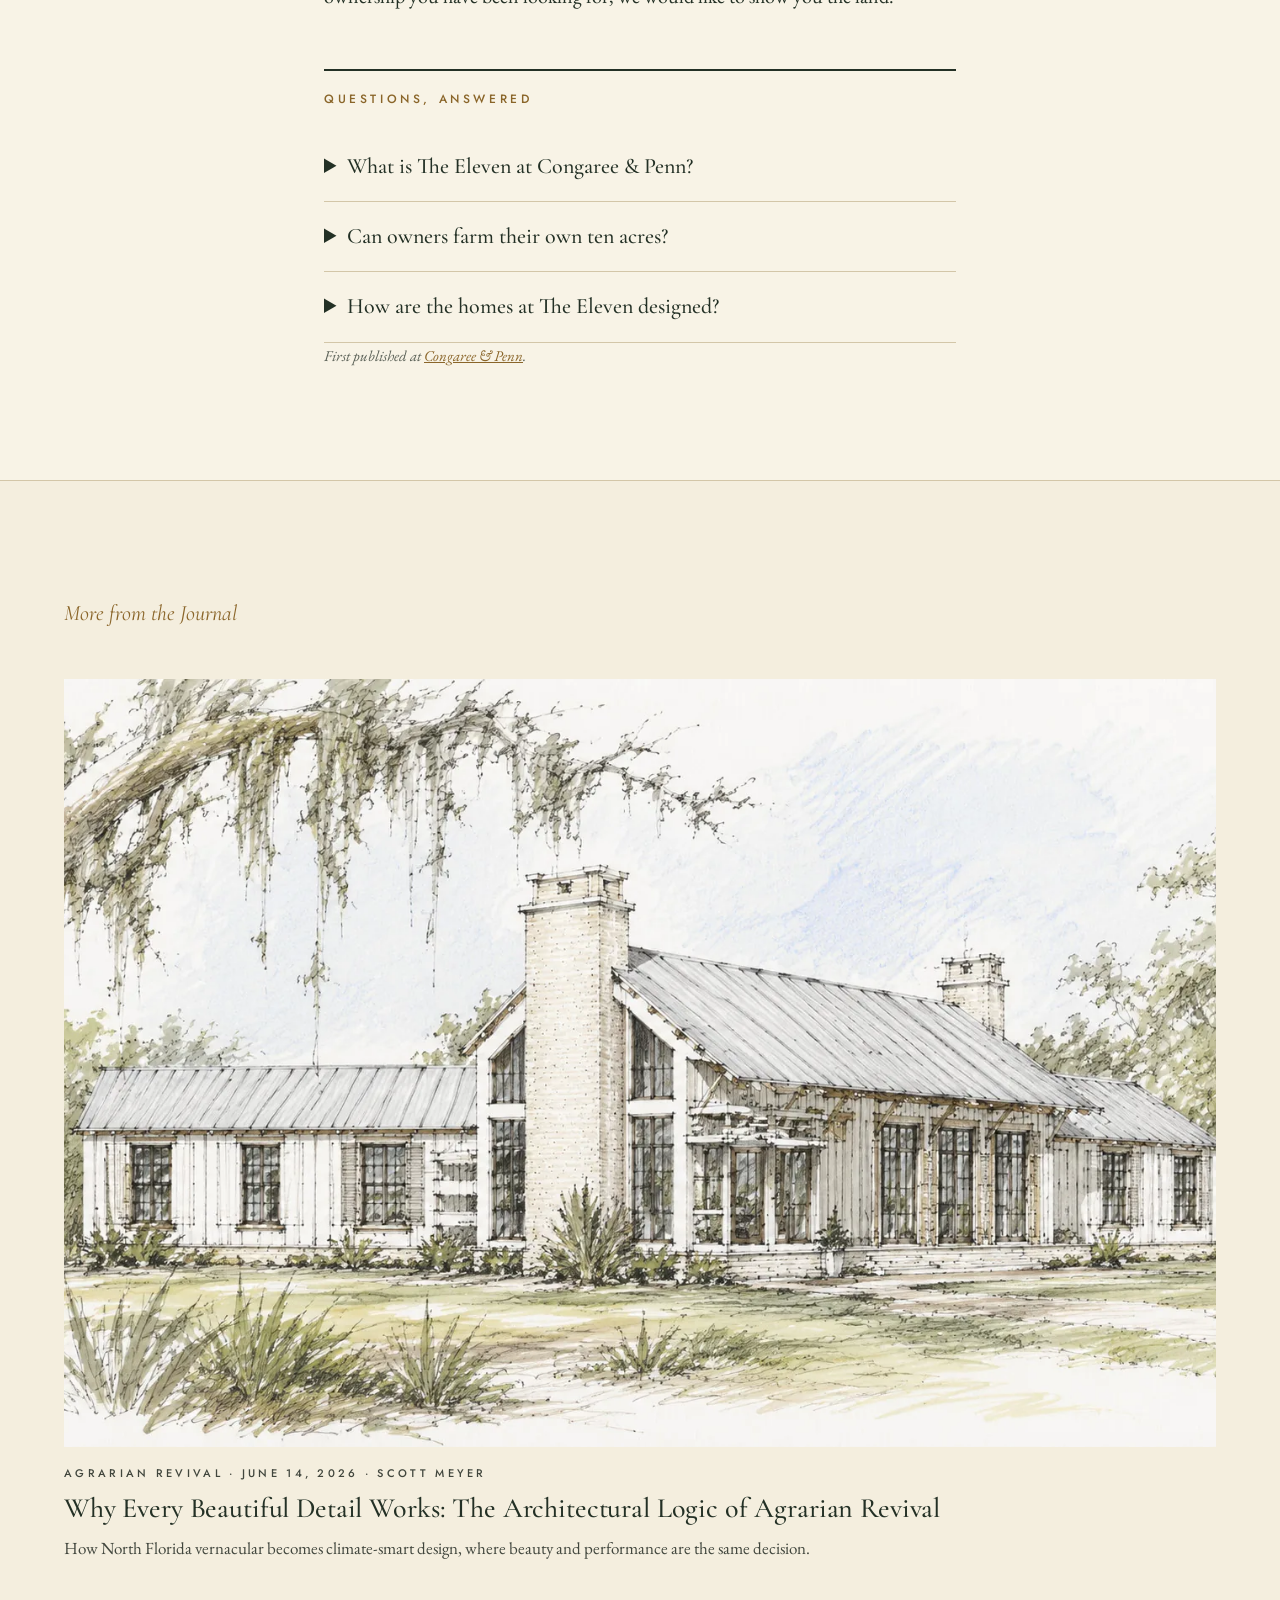
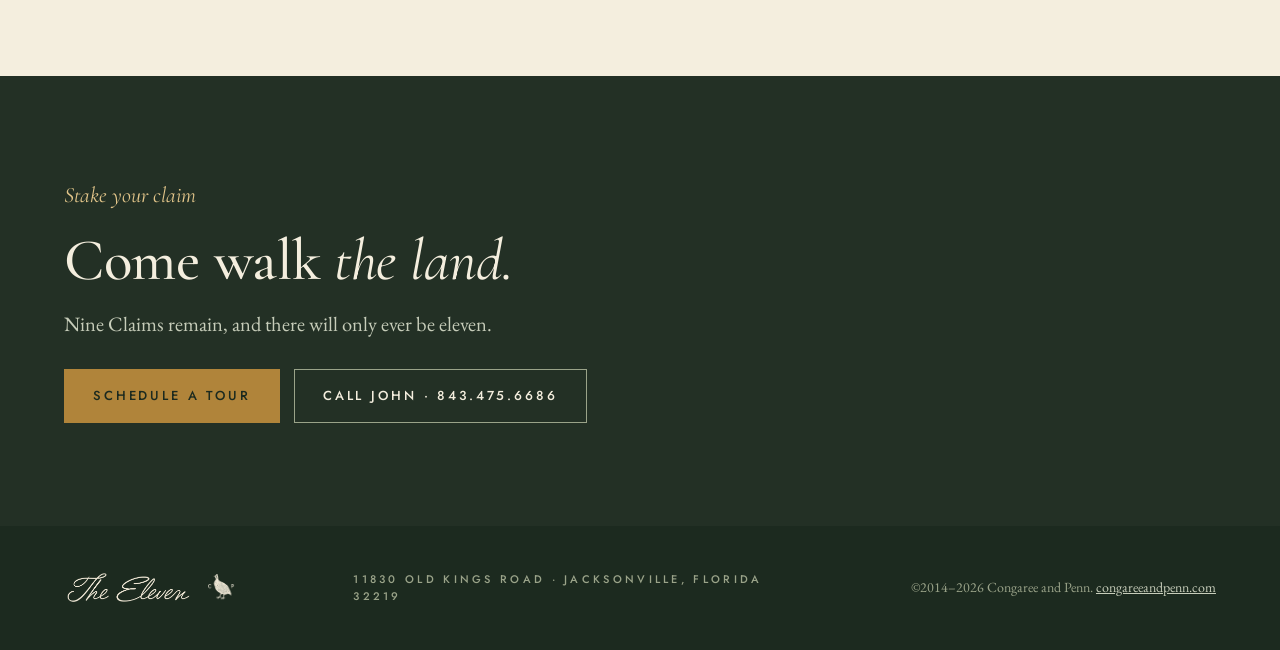
<file: website/journal/why-we-stopped-adding-and-started-preserving/index.html>
<!doctype html>
<html lang="en">
<head>
<meta charset="utf-8">
<meta name="viewport" content="width=device-width, initial-scale=1">
<title>Why We Stopped Adding and Started Preserving | The Eleven</title>
<meta name="description" content="Luxury is no longer what is added, but what is preserved. Scott Meyer on why The Eleven offers eleven ten-acre homesteads on a working Florida farm.">
<link rel="canonical" href="https://www.congareeandpenn.com/blog/Blog%20Post%20Title%20One-3zaa9-zlxng-xbkmm-dws42">
<meta name="theme-color" content="#233025">
<meta property="og:site_name" content="The Eleven at Congaree &amp; Penn">
<meta property="og:title" content="Why We Stopped Adding and Started Preserving | The Eleven">
<meta property="og:description" content="Luxury is no longer what is added, but what is preserved. Scott Meyer on why The Eleven offers eleven ten-acre homesteads on a working Florida farm.">
<meta property="og:image" content="https://elevenjacksonville.com/assets/img/oyster-roast-fire-pit-pond-golden-hour-congaree-penn-1600.jpg">
<meta name="twitter:card" content="summary_large_image">
<link rel="icon" type="image/png" href="../../assets/img/favicon.png">
<link rel="alternate" type="application/rss+xml" title="The Eleven Journal" href="https://elevenjacksonville.com/journal/feed.xml">
<link rel="preconnect" href="https://fonts.googleapis.com">
<link rel="preconnect" href="https://fonts.gstatic.com" crossorigin>
<link href="https://fonts.googleapis.com/css2?family=Cormorant+Garamond:ital,wght@0,400;0,500;1,400;1,500&amp;family=EB+Garamond:ital,wght@0,400;0,500;1,400&amp;family=Jost:wght@500&amp;display=swap" rel="stylesheet">
<link rel="stylesheet" href="../../assets/css/site.css">
<meta property="og:type" content="article">
<script type="application/ld+json">{"@context": "https://schema.org", "@graph": [{"@type": "BlogPosting", "headline": "Why We Stopped Adding and Started Preserving", "description": "Luxury is no longer what is added, but what is preserved. Scott Meyer on why The Eleven offers eleven ten-acre homesteads on a working Florida farm.", "image": "https://elevenjacksonville.com/assets/img/oyster-roast-fire-pit-pond-golden-hour-congaree-penn-1600.jpg", "datePublished": "2026-06-13", "dateModified": "2026-06-13", "author": {"@type": "Person", "name": "Scott Meyer", "jobTitle": "Founder, Congaree & Penn"}, "publisher": {"@type": "Organization", "name": "Congaree and Penn", "url": "https://www.congareeandpenn.com/"}, "mainEntityOfPage": "https://www.congareeandpenn.com/blog/Blog%20Post%20Title%20One-3zaa9-zlxng-xbkmm-dws42", "articleSection": "Agrarian Revival", "url": "https://elevenjacksonville.com/journal/why-we-stopped-adding-and-started-preserving/"}, {"@type": "BreadcrumbList", "itemListElement": [{"@type": "ListItem", "position": 1, "name": "The Eleven", "item": "https://elevenjacksonville.com/"}, {"@type": "ListItem", "position": 2, "name": "Journal", "item": "https://elevenjacksonville.com/journal/"}, {"@type": "ListItem", "position": 3, "name": "Agrarian Revival", "item": "https://elevenjacksonville.com/journal/agrarian-revival/"}, {"@type": "ListItem", "position": 4, "name": "Why We Stopped Adding and Started Preserving", "item": "https://elevenjacksonville.com/journal/why-we-stopped-adding-and-started-preserving/"}]}, {"@type": "FAQPage", "mainEntity": [{"@type": "Question", "name": "What is The Eleven at Congaree & Penn?", "acceptedAnswer": {"@type": "Answer", "text": "Eleven ten-acre homesteads, called Claims, set inside a working Florida farm in Jacksonville with two decades of history. Only eleven families will ever steward a piece of the farm."}}, {"@type": "Question", "name": "Can owners farm their own ten acres?", "acceptedAnswer": {"@type": "Answer", "text": "Yes. Each owner decides what to do with their acres, from an orchard or vegetable rows to bees, animals or a pond, with the farm's experience and shared infrastructure around them. Surplus can move through the farm's table and store."}}, {"@type": "Question", "name": "How are the homes at The Eleven designed?", "acceptedAnswer": {"@type": "Answer", "text": "Through the Collective, a curated group of architects, builders and interior designers who design to the land, using Florida's vernacular of deep porches, raised forms, cross-ventilation and standing-seam metal roofs."}}]}]}</script>
</head>
<body>
<a class="skip" href="#main">Skip to content</a>
<header class="nav">
  <div class="wrap">
    <a class="brand" href="../../index.html" aria-label="The Eleven at Congaree &amp; Penn, home">
      <img src="../../assets/img/the-eleven-script-logo-dark-500.png" alt="The Eleven" width="142" height="40" style="height:40px;width:auto">
      <span class="sep" aria-hidden="true"></span>
      <img src="../../assets/img/congaree-penn-guinea-hen-dark-120.png" alt="Congaree &amp; Penn" width="26" height="26" style="height:26px;width:auto">
    </a>
    <nav aria-label="Main">
      <ul>
        <li><a href="../../index.html#land">The Land</a></li>
        <li><a href="../../index.html#life">The Life</a></li>
        <li><a href="../../index.html#architecture">Architecture</a></li>
        <li><a href="../../journal/index.html">Journal</a></li>
        <li><a class="btn btn-pine" href="../../index.html#visit">Schedule a Tour</a></li>
      </ul>
    </nav>
  </div>
</header>
<main id="main">
<article class="art">
  <header class="art-head">
    <div class="wrap art-narrow">
      <p class="lbl"><a href="../../journal/index.html">Journal</a> · <a href="../../journal/agrarian-revival/index.html">Agrarian Revival</a></p>
      <h1>Why We Stopped Adding and Started Preserving</h1>
      <p class="art-by">By Scott Meyer<span>Founder, Congaree &amp; Penn</span> · <time datetime="2026-06-13">June 13, 2026</time></p>
    </div>
  </header>
  <figure class="art-hero"><picture><source type="image/webp" srcset="../../assets/img/oyster-roast-fire-pit-pond-golden-hour-congaree-penn-1600.webp"><img src="../../assets/img/oyster-roast-fire-pit-pond-golden-hour-congaree-penn-1600.jpg" width="1600" height="1067" fetchpriority="high" alt="Neighbors gathered around a wood-fired oyster pit beside the pond at golden hour on the farm at Congaree &amp; Penn"></picture></figure>
  <div class="wrap art-narrow art-body">
<p>There is a version of luxury that most of us have lived near, if not inside. You know it by its signatures: the gate at the entrance, the amenity list in the brochure, the curated views from a balcony that was designed to be photographed. It is a version of living that works very hard to impress — and in doing so, quietly loses the one thing it was supposed to deliver.</p>
<p>A sense of place.</p>
<p>We built The Eleven at Congaree &amp; Penn because we believe something has gone wrong with how luxury relates to land. Not wrong in a way that&#x27;s hard to see — wrong in a way that, once you name it, you can&#x27;t unsee. Modern luxury learned to signal rather than belong. It learned to add rather than preserve. And somewhere in that accumulation, the actual experience of being rooted somewhere, of knowing the soil and the season and the rhythm of a particular piece of earth, got edited out.</p>
<p>The Eleven is our correction.</p>
<blockquote class="pull"><p>Luxury is no longer defined by what is added, but by what has been preserved.</p></blockquote>
<p>Eleven ten-acre homesteads, set inside a working Florida farm with two decades of history beneath it. Not a club. Not a resort. Not a village. Eleven families who will steward this land, tend it, and belong to it in a way that a membership card has never been able to offer.</p>
<h2>The Scoreboard Has Changed</h2>
<p>There is a particular kind of person this speaks to. They have likely arrived by any conventional measure: the career, the city, the proof. They have owned the view and stayed in the suite and understood, somewhere along the way, that none of it accumulated into anything that felt like enough.</p>
<p>What they are looking for now is harder to name, but easier to feel. Provenance over square footage. Time over things. A life organized around something real.</p>
<p>They read the difference between built and crafted. They notice when a material is honest and when it is performing. They are not impressed by the amenity list; they are quietly skeptical of it. Because they know that the longer the list, the more the developer was compensating for something the land itself couldn&#x27;t provide.</p>
<p>The Eleven is for the person who wants the land to ask something of them, and to give something back.</p>
<p>This is not a retreat from ambition. It is a redirection of it. The ambition here is to tend something that outlasts a market cycle, to know the name of what grows on your own ten acres, to feed people from your land and watch that food move through a kitchen with a real name behind it. That is a different scoreboard. And for the right person, it is the only one that still makes sense.</p>
<h2>Farming as a Framework, Not a Fantasy</h2>
<p>Agrarian living has a reputation problem. It gets romanticized into something pastoral and soft, a lifestyle accessory for people who want the aesthetic of a working farm without the actual work. Linen shirts and heirloom tomatoes. A barn that was designed to look aged.</p>
<p>That is not what we are building.</p>
<p>The Congaree &amp; Penn farm has been working land for twenty years. There are real seasons here, real harvests, real decisions made about soil and water and what gets planted and what gets pulled. The farm has a table that feeds people, a kitchen that knows where everything came from, and a name that carries the weight of that history. When you steward one of these eleven homesteads, you are not buying into a fantasy. You are buying into an economy.</p>
<h3>A Farm Within the Farm</h3>
<p>Each homestead sits on ten acres of land adjacent to the mother farm. What you do with those acres is yours to decide: an orchard, rows of vegetables, bees, animals, a pond. But you are not doing it alone, and you are not starting from scratch.</p>
<p>Twenty years of know-how surrounds you. Shared infrastructure. A community of people who chose the same thing you chose. And a living agrarian system that your homestead can plug into directly. Surplus from your land can move through the farm&#x27;s table and store. Your harvest isn&#x27;t a hobby project; it is part of a real food system with a real name attached to it.</p>
<p>This is the distinction that matters most. The romance of starting your own farm, without the isolation or the risk that makes most people stop before they start.</p>
<h3>Rhythm over Schedule</h3>
<p>What agrarian life actually offers, beyond the land itself, is a different relationship with time. The seasons set the agenda. What is ready to harvest determines what is on the table. The light in the morning tells you something. The quiet at dusk is not an absence of activity; it is the activity.</p>
<p>This is not a slower life in the way people mean when they say they want to slow down and then check their phone. It is a life organized around different signals. The farm teaches you to pay attention to things that are worth paying attention to.</p>
<ul class="art-list"><li>The rhythm of planting and harvest replaces the rhythm of the calendar</li><li>The quality of what you grow becomes a measure of care, not productivity</li><li>The land asks something of you every day, and that asking is the point</li></ul>
<h2>Architecture That Belongs Here</h2>
<p>We will write more about the homes themselves in the pieces that follow this one. But it is worth naming, here at the foundation, what we mean when we say architecture drawn from its own region.</p>
<p>In Florida, the vernacular is not ornamental. Deep porches, raised forms, cross-ventilation, screened transitions, standing-seam metal roofs oriented to the prevailing breeze: these are not aesthetic choices borrowed from somewhere else. They are the performance strategy that keeps a home cool, dry, and enduring in heat and humidity and storms. Beauty and function become the same decision, because they always were.</p>
<p>The homes at The Eleven are designed through Our Collective, a curated group of architects, builders, and interior designers who understand this. They design to the land. They use honest materials. They build structures that will not need to be explained or excused in twenty years, because they were right for this place from the beginning.</p>
<blockquote class="pull"><p>A home that belongs to its landscape does not need to announce itself. It simply endures.</p></blockquote>
<p>Biophilic design is not a feature list here; it is the organizing principle. Rooms open to daylight and prevailing wind. The line between inside and out blurs by design. The home works hard, quietly, so the life on the land can feel effortless.</p>
<p>This is what we mean by purposeful simplicity: not spare, not minimal for the sake of minimalism, but edited with intention. The confidence to leave things out so the things that remain can matter.</p>
<h2>Only Eleven</h2>
<p>There is one more thing that matters, and it is the simplest.</p>
<p>Only eleven families will ever steward a piece of this farm. Not because we couldn&#x27;t have made it more, but because more would have made it less. The density is the point. Ten acres each. Enough land to be genuinely on your own, genuinely responsible for something, genuinely connected to the seasons in a way that a half-acre lot in a gated community cannot provide.</p>
<p>The scarcity here is not manufactured. It is the natural result of doing this honestly.</p>
<p>What The Eleven offers is not a lifestyle product. It is a place. A specific, enduring, working piece of North Florida land with two decades of care behind it and a community of eleven families ahead of it. The farm-to-table dining, the lodging, the events, the daily rhythm of a real working farm: all of it is already in place, already alive, already earning the trust of the people who gather here.</p>
<p>You are not buying into something that is being built. You are joining something that already knows what it is.</p>
<blockquote class="pull"><p>The best reason to live here is the life here.</p></blockquote>
<p>We are not building toward a vision of what this place might become. We are inviting eleven families to become part of what it already is. If that is the kind of ownership you have been looking for, we would like to show you the land.</p>
<section class="art-faq" aria-label="Questions"><p class="lbl">Questions, answered</p><details><summary>What is The Eleven at Congaree &amp; Penn?</summary><p>Eleven ten-acre homesteads, called Claims, set inside a working Florida farm in Jacksonville with two decades of history. Only eleven families will ever steward a piece of the farm.</p></details><details><summary>Can owners farm their own ten acres?</summary><p>Yes. Each owner decides what to do with their acres, from an orchard or vegetable rows to bees, animals or a pond, with the farm&#x27;s experience and shared infrastructure around them. Surplus can move through the farm&#x27;s table and store.</p></details><details><summary>How are the homes at The Eleven designed?</summary><p>Through the Collective, a curated group of architects, builders and interior designers who design to the land, using Florida&#x27;s vernacular of deep porches, raised forms, cross-ventilation and standing-seam metal roofs.</p></details></section>
<p class="art-origin">First published at <a href="https://www.congareeandpenn.com/blog/Blog%20Post%20Title%20One-3zaa9-zlxng-xbkmm-dws42">Congaree &amp; Penn</a>.</p>
  </div>
</article>
<section class="sec journal" aria-label="More from the Journal"><div class="wrap"><p class="ch">More from the Journal</p><div class="cards"><article class="j-card">
  <a href="../../journal/why-every-beautiful-detail-works/index.html">
    <picture><source type="image/webp" srcset="../../assets/img/lake-bales-farmhouse-court-atkins-the-eleven-1414.webp"><img src="../../assets/img/lake-bales-farmhouse-court-atkins-the-eleven-1414.jpg" width="1414" height="913" loading="lazy" decoding="async" alt=""></picture>
    <p class="lbl">Agrarian Revival · June 14, 2026 · Scott Meyer</p>
    <h3>Why Every Beautiful Detail Works: The Architectural Logic of Agrarian Revival</h3>
    <p>How North Florida vernacular becomes climate-smart design, where beauty and performance are the same decision.</p>
  </a>
</article></div></div></section>
</main>
<section class="dark j-cta" aria-label="Schedule a tour">
  <div class="wrap">
    <p class="ch">Stake your claim</p>
    <h2 class="h2">Come walk <em>the land.</em></h2>
    <p class="lede">Nine Claims remain, and there will only ever be eleven.</p>
    <div class="btns"><a class="btn btn-brass" href="sms:+18434756686?&amp;body=I%27d%20like%20to%20schedule%20a%20tour%20of%20The%20Eleven">Schedule a Tour</a><a class="btn btn-line" href="tel:+18434756686">Call John · 843.475.6686</a></div>
  </div>
</section>
<footer class="foot">
  <div class="wrap">
    <div class="marks">
      <img src="../../assets/img/the-eleven-script-logo-ivory-500.png" alt="The Eleven" width="128" height="36" loading="lazy" style="height:36px;width:auto">
      <img src="../../assets/img/congaree-penn-guinea-hen-ivory-120.png" alt="Congaree &amp; Penn" width="28" height="28" loading="lazy" style="height:28px;width:auto">
    </div>
    <p class="lbl">11830 Old Kings Road · Jacksonville, Florida 32219</p>
    <p>©2014–2026 Congaree and Penn. <a href="https://www.congareeandpenn.com/">congareeandpenn.com</a></p>
  </div>
</footer>
</body>
</html>
</file>
<file: website/assets/css/site.css>
/* The Eleven at Congaree & Penn — site styles
   Brand: Pine #233025 · Field #2B3A2D · Sage #9AA389 · Brass #B0843A · Bronze #8A6529 · Sand #DED4BA · Ivory #F4EEDE
   Type: Cormorant Garamond (display) · EB Garamond (body) · Jost (labels) */

:root{
  --pine:#233025;--pine-deep:#1c2a1f;--sage:#9aa389;--sage-light:#c7cdba;
  --brass:#b0843a;--gold:#e2c58a;--bronze:#8a6529;--sand:#ded4ba;--rule:#d3c6a8;
  --ivory:#f4eede;--paper:#f8f3e6;--oat:#ece3d1;--ink:#233025;--muted:#41463d;--quiet:#5b6157;
  --display:'Cormorant Garamond',Georgia,serif;--body:'EB Garamond',Georgia,serif;--label:'Jost',Arial,sans-serif;
  --wrap:1320px;--gutter:clamp(20px,5vw,72px);
}
*,*::before,*::after{box-sizing:border-box}
html{scroll-behavior:smooth}
body{margin:0;background:var(--paper);color:var(--ink);font-family:var(--body);font-size:19px;line-height:1.6;-webkit-font-smoothing:antialiased}
img{max-width:100%;height:auto;display:block}
a{color:var(--bronze)}a:hover{color:#5f451b}
:focus-visible{outline:2px solid var(--brass);outline-offset:3px}
.wrap{max-width:var(--wrap);margin:0 auto;padding:0 var(--gutter)}
.skip{position:absolute;left:-999px;top:0;background:var(--pine);color:var(--ivory);padding:12px 18px;z-index:10}
.skip:focus{left:12px;top:12px}

/* type */
.lbl{font-family:var(--label);font-size:12px;font-weight:500;letter-spacing:.3em;text-transform:uppercase;color:var(--bronze);margin:0}
.ch{font-family:var(--display);font-style:italic;font-size:22px;color:var(--bronze);margin:0}
h1,h2,h3{font-family:var(--display);font-weight:500;margin:0;line-height:1.04;letter-spacing:-.005em}
h1 em,h2 em,h3 em{font-weight:400}
.h2{font-size:clamp(38px,4.6vw,64px);margin-top:16px}
.lede{font-size:clamp(20px,1.6vw,21px);line-height:1.65;color:var(--muted);margin:0}
.dark{background:var(--pine);color:var(--ivory)}
.dark .ch,.dark .lbl{color:var(--gold)}
.dark .lede{color:var(--sage-light)}
.oat{background:var(--oat)}

/* buttons */
.btn{display:inline-flex;align-items:center;justify-content:center;gap:10px;min-height:48px;padding:16px 28px;font-family:var(--label);font-size:13px;font-weight:500;letter-spacing:.22em;text-transform:uppercase;text-decoration:none;border:1px solid transparent;transition:opacity .2s}
.btn:hover{opacity:.88}
.btn-brass{background:var(--brass);color:var(--pine-deep)}
.btn-pine{background:var(--pine);color:var(--ivory)}
.btn-line{border-color:var(--pine);color:var(--pine)}
.dark .btn-line{border-color:var(--sage);color:var(--ivory)}
.btns{display:flex;flex-wrap:wrap;gap:14px}

/* nav */
.nav{border-bottom:1px solid var(--rule);background:var(--paper)}
.nav .wrap{display:flex;flex-wrap:wrap;align-items:center;justify-content:space-between;gap:16px;padding-top:16px;padding-bottom:16px}
.brand{display:flex;align-items:center;gap:14px;text-decoration:none}
.brand .sep{width:1px;height:26px;background:var(--rule)}
.nav ul{list-style:none;margin:0;padding:0;display:flex;flex-wrap:wrap;align-items:center;gap:8px 24px}
.nav ul a:not(.btn){font-family:var(--label);font-size:12px;font-weight:500;letter-spacing:.24em;text-transform:uppercase;color:var(--ink);text-decoration:none;padding:10px 0;display:inline-block}
.nav .btn{padding:12px 20px;min-height:44px}

/* hero */
.hero{padding:clamp(48px,7vw,96px) 0 0;overflow:hidden}
.hero-grid{display:grid;grid-template-columns:minmax(0,1.05fr) minmax(0,1fr);gap:clamp(32px,5vw,72px);align-items:end}
.hero h1{font-size:clamp(44px,5.8vw,86px);line-height:.98;margin-top:22px}
.hero .lede{margin-top:26px;max-width:560px}
.hero .btns{margin-top:36px}
.hero-art{position:relative;margin:0}
.hero-art img{width:100%;mix-blend-mode:multiply}
.hero-art figcaption{margin-top:10px;font-style:italic;font-size:15px;color:var(--quiet)}
.ledger{margin-top:clamp(40px,6vw,72px);border-top:2px solid var(--pine);display:grid;grid-template-columns:repeat(5,minmax(0,1fr))}
.ledger div{padding:22px 20px 24px;border-left:1px solid var(--rule)}
.ledger div:first-child{border-left:0;padding-left:0}
.ledger b{display:block;font-family:var(--display);font-weight:500;font-size:clamp(30px,3.2vw,44px);line-height:1}
.ledger span{display:block;margin-top:8px;font-size:16px;line-height:1.4;color:var(--muted)}

/* sections */
.sec{padding:clamp(72px,9vw,120px) 0}
.split{display:flex;flex-wrap:wrap;gap:40px clamp(40px,6vw,80px);align-items:flex-end}
.split>*{flex:1 1 420px;min-width:0}

/* I. farm */
.farm{display:flex;flex-wrap:wrap;align-items:stretch}
.farm figure{flex:999 1 560px;min-width:0;margin:0}
.farm figure img{width:100%;height:100%;min-height:440px;object-fit:cover;object-position:50% 35%}
.farm .copy{flex:1 1 420px;min-width:0;padding:clamp(48px,6vw,80px) var(--gutter);display:flex;flex-direction:column;justify-content:center}
.farm blockquote{margin:28px 0 0;font-family:var(--display);font-style:italic;font-size:clamp(23px,2vw,27px);line-height:1.35;color:var(--ivory);border-top:1px solid rgba(226,197,138,.4);padding-top:22px}
.farm cite{display:block;margin-top:14px;font-style:normal}

/* II. land */
.maps{margin-top:56px;display:flex;flex-wrap:wrap;gap:28px;align-items:flex-start}
.maps figure{margin:0;min-width:0}
.maps .farm-map{flex:1 1 360px}
.maps .claim-map{flex:999 1 560px;margin-top:72px}
.mat{background:#fff;padding:14px;box-shadow:0 2px 4px rgba(35,48,37,.08),0 16px 36px rgba(35,48,37,.14)}
figcaption{margin-top:12px;font-style:italic;font-size:16px;line-height:1.45;color:var(--quiet)}
.cap-row{display:flex;flex-wrap:wrap;justify-content:space-between;gap:8px 16px}
.price{margin-top:64px;padding:34px 40px;display:flex;flex-wrap:wrap;gap:24px;align-items:center;justify-content:space-between}
.price p.big{margin:10px 0 0;font-family:var(--display);font-size:clamp(24px,2.4vw,30px);line-height:1.25}

/* register */
.register{margin-top:56px;display:grid;grid-template-columns:repeat(auto-fit,minmax(200px,1fr));border-top:2px solid var(--pine)}
.register div{padding:14px 16px 14px 0;border-bottom:1px solid var(--rule);display:flex;gap:14px;align-items:baseline}
.register b{font-family:var(--display);font-weight:500;font-size:22px;min-width:62px}
.register span{font-size:17px;color:var(--muted)}
.register .claimed span{color:var(--bronze);font-weight:500}

/* III. life */
.life-grid{display:flex;flex-wrap:wrap;gap:56px;align-items:center}
.life-grid>.copy{flex:1 1 420px;min-width:0}
.life-grid>.media{flex:999 1 560px;min-width:0}
.pairs{margin:30px 0 0;padding:0;list-style:none;display:grid;grid-template-columns:repeat(2,minmax(0,1fr));gap:0 28px;font-size:17px}
.pairs li{padding:13px 0;border-top:1px solid rgba(226,197,138,.4)}
.note{margin:14px 0 0;font-size:14px;color:var(--sage)}
.film{position:relative;display:block;text-decoration:none;color:var(--ivory)}
.film img{width:100%}
.film .cap{display:flex;align-items:center;gap:14px;margin-top:16px}
.film .cap span{font-family:var(--display);font-size:22px}

/* IV. architecture */
.arch{margin-top:56px;display:flex;flex-wrap:wrap;gap:28px}
.arch figure{margin:0;flex:999 1 600px;min-width:0}
.arch figure img{width:100%;mix-blend-mode:multiply}
.six{flex:1 1 340px;min-width:0;margin:0;padding:0;list-style:none;counter-reset:six}
.six li{display:flex;gap:18px;padding:15px 0;border-top:1px solid var(--rule);font-size:19px}
.six li:last-child{border-bottom:1px solid var(--rule)}
.six li::before{counter-increment:six;content:counter(six,lower-roman);font-family:var(--display);font-style:italic;font-size:22px;color:var(--bronze);width:30px;flex:none}
.deps{margin-top:72px;display:grid;grid-template-columns:repeat(auto-fit,minmax(220px,1fr));gap:28px}
.deps figure{margin:0}
.deps figure:nth-child(even){margin-top:28px}
.deps .mat{padding:10px;box-shadow:none}
.deps .mat img{width:100%;aspect-ratio:4/3;object-fit:contain}
.deps .name{display:block;font-family:var(--display);font-style:normal;font-size:21px;color:var(--ink)}

/* V. collective */
.coll{display:flex;flex-wrap:wrap;gap:48px clamp(40px,6vw,80px)}
.coll>.intro{flex:1 1 340px;min-width:0}
.coll>.lists{flex:999 1 600px;min-width:0;display:grid;grid-template-columns:repeat(auto-fit,minmax(240px,1fr));gap:28px 40px;align-content:start}
.coll .lists div{border-top:2px solid var(--pine);padding-top:16px}
.coll .lists p{margin:10px 0 0;font-size:17px;line-height:1.7}
.coll .lists .lbl+p{margin-top:12px}
.coll .lists p+.lbl{margin-top:22px}

/* journal */
.journal{background:var(--ivory);border-top:1px solid var(--rule)}
.cards{margin-top:48px;display:grid;grid-template-columns:repeat(auto-fit,minmax(290px,1fr));gap:36px}
.cards article:nth-child(2){padding-top:40px}
.cards a{text-decoration:none;color:var(--ink);display:block}
.cards img{width:100%;aspect-ratio:3/2;object-fit:cover}
.cards .lbl{margin-top:18px;font-size:11px}
.cards h3{margin-top:10px;font-size:28px;line-height:1.15}
.cards p{margin:10px 0 0;font-size:17px;line-height:1.55;color:var(--muted)}

/* FAQ */
.faq{margin-top:48px;display:grid;grid-template-columns:repeat(auto-fit,minmax(320px,1fr));gap:0 48px}
.faq details{border-top:1px solid var(--rule);padding:4px 0}
.faq summary{cursor:pointer;list-style:none;font-family:var(--display);font-weight:500;font-size:23px;line-height:1.3;padding:16px 36px 16px 0;position:relative}
.faq summary::-webkit-details-marker{display:none}
.faq summary::after{content:"+";position:absolute;right:4px;top:12px;font-family:var(--label);font-size:22px;color:var(--bronze)}
.faq details[open] summary::after{content:"–"}
.faq details p{margin:0 0 18px;font-size:17px;line-height:1.6;color:var(--muted)}

/* visit */
.visit .grid{display:flex;flex-wrap:wrap;align-items:stretch}
.visit .copy{flex:999 1 540px;min-width:0;padding:clamp(72px,8vw,104px) clamp(0px,4vw,56px) clamp(72px,8vw,104px) 0}
.visit h2{font-size:clamp(42px,5vw,70px);line-height:1}
.visit h2 em{color:var(--gold)}
.ctas{margin-top:40px;display:grid;grid-template-columns:repeat(auto-fit,minmax(190px,1fr));gap:14px}
.steps{margin-top:44px;border-top:1px solid rgba(226,197,138,.4);padding-top:22px;display:flex;flex-wrap:wrap;gap:22px 48px}
.steps .lbl{color:var(--sage);font-size:11px}
.steps p{margin:8px 0 0;font-size:18px}
.steps a{color:var(--ivory)}
.portrait{flex:1 1 340px;min-width:0;position:relative;min-height:460px;margin:0}
.portrait img{position:absolute;inset:0;width:100%;height:100%;object-fit:cover;object-position:55% 30%}
.portrait a{position:absolute;left:24px;right:24px;bottom:24px;background:var(--ivory);color:var(--ink);padding:16px 20px;text-decoration:none;display:flex;align-items:center;gap:14px}
.portrait a span{display:block}
.portrait .nm{font-family:var(--display);font-size:22px}

/* footer */
.foot{background:var(--pine-deep);color:var(--sage);padding:44px 0}
.foot .wrap{display:flex;flex-wrap:wrap;gap:24px;align-items:center;justify-content:space-between}
.foot .marks{display:flex;align-items:center;gap:16px}
.foot p{margin:0;font-size:14px;line-height:1.5;max-width:440px}
.foot .lbl{color:var(--sage);font-size:11px}
.foot a{color:var(--sage-light)}


/* photo hero */
.hero-photo{position:relative;min-height:min(86vh,820px);display:flex;align-items:flex-end;overflow:hidden;background:var(--pine)}
.hero-photo picture,.hero-photo>picture img{position:absolute;inset:0;width:100%;height:100%}
.hero-photo img{object-fit:cover;object-position:50% 60%}
.hero-photo::after{content:"";position:absolute;inset:0;background:linear-gradient(180deg,rgba(28,42,31,.15) 0%,rgba(28,42,31,0) 30%,rgba(28,42,31,.55) 68%,rgba(28,42,31,.88) 100%)}
.hero-copy{position:relative;z-index:1;width:100%;padding:0 0 clamp(40px,6vw,72px);color:var(--ivory)}
.hero-copy .lbl{color:var(--gold)}
.hero-copy h1{font-size:clamp(40px,5.6vw,84px);line-height:.98;margin-top:20px;max-width:960px;text-shadow:0 1px 24px rgba(0,0,0,.25)}
.hero-copy .btns{margin-top:32px}
.btn-ghost{border-color:rgba(244,238,222,.7);color:var(--ivory)}
.hero{padding-top:clamp(48px,6vw,80px)}
.hero-intro{max-width:860px;font-family:var(--display);font-size:clamp(24px,2.4vw,32px);line-height:1.35;color:var(--ink)}

/* interlude */
.interlude{position:relative;min-height:clamp(360px,52vw,640px);display:flex;align-items:center;justify-content:center;overflow:hidden;background:var(--pine)}
.interlude picture,.interlude img{position:absolute;inset:0;width:100%;height:100%}
.interlude img{object-fit:cover;object-position:40% 60%}
.interlude::after{content:"";position:absolute;inset:0;background:rgba(28,42,31,.28)}
.interlude-copy{position:relative;z-index:1;text-align:center;color:var(--ivory);padding:0 var(--gutter)}
.interlude-copy p{margin:0;font-family:var(--display);font-weight:500;font-size:clamp(46px,7vw,104px);line-height:1;text-shadow:0 2px 30px rgba(0,0,0,.3)}
.interlude-copy .lbl{display:block;margin-top:18px;color:var(--ivory)}

/* life photo essay */
.essay{margin-top:56px;display:grid;grid-template-columns:repeat(4,minmax(0,1fr));grid-template-rows:440px 320px;gap:14px}
.essay figure{margin:0;position:relative;overflow:hidden;min-height:0}
.essay picture,.essay img{width:100%;height:100%}
.essay img{object-fit:cover}
.essay figcaption{position:absolute;left:0;right:0;bottom:0;margin:0;padding:28px 16px 12px;font-family:var(--label);font-style:normal;font-size:11px;font-weight:500;letter-spacing:.22em;text-transform:uppercase;color:var(--ivory);background:linear-gradient(180deg,rgba(28,42,31,0),rgba(28,42,31,.75))}
.e-a{grid-column:span 3}
.e-d img{object-position:50% 40%}
.life-foot{margin-top:48px;display:flex;flex-wrap:wrap;gap:40px;align-items:center}
.life-foot .pairs{flex:999 1 480px;margin:0}
.life-foot .film{flex:1 1 300px;max-width:420px}

@media (max-width:900px){
  .essay{grid-template-columns:repeat(2,minmax(0,1fr));grid-template-rows:none;grid-auto-rows:220px;grid-auto-flow:dense}
  .e-a{grid-column:span 2;grid-row:span 1}
  .e-b,.e-d{grid-row:span 2}
  .e-f{grid-column:span 2}
  .e-f img{object-position:50% 70%}
  .hero-photo{min-height:78vh}
}

/* responsive */
@media (max-width:900px){
  .hero-grid{grid-template-columns:1fr}
  .ledger{grid-template-columns:repeat(2,minmax(0,1fr))}
  .ledger div{border-left:0;padding-left:0;border-bottom:1px solid var(--rule)}
  .maps .claim-map{margin-top:0}
  .cards article:nth-child(2),.deps figure:nth-child(even){padding-top:0;margin-top:0}
  .visit .copy{padding-right:0}
  .pairs{grid-template-columns:1fr}
}
@media (prefers-reduced-motion:reduce){html{scroll-behavior:auto}}

/* batch 3 */
.listen{margin-top:32px;display:flex;flex-wrap:wrap;align-items:center;gap:12px 20px;padding:18px 22px;border:1px solid var(--rule);background:var(--ivory);max-width:640px}
.listen-title{font-family:var(--display);font-size:22px;flex:1 1 auto}
.listen audio{width:100%;height:40px}
.lakes{margin:56px 0 0}
.lakes img{width:100%;aspect-ratio:16/9;object-fit:cover;object-position:50% 45%}
.register div{flex-wrap:wrap}
.register em{margin-left:auto;font-style:normal;font-family:var(--display);font-size:20px;color:var(--ink);white-space:nowrap}
.register .claimed em{display:none}
.film-embed{flex:1 1 340px;max-width:520px;margin:0}
.film-embed video{width:100%;height:auto;display:block;background:#000}
.film-embed figcaption{color:var(--sage-light);font-style:normal;font-size:16px}
.film-embed .lbl{display:block;margin-bottom:6px}
.precedents{margin-top:88px;border-top:2px solid var(--pine);padding-top:24px}
.prec-head{display:flex;flex-wrap:wrap;gap:8px 32px;justify-content:space-between;align-items:baseline}
.prec-note{margin:0;font-style:italic;font-size:16px;color:var(--quiet);max-width:560px}
.prec-grid{margin-top:24px;display:grid;grid-template-columns:repeat(6,minmax(0,1fr));grid-auto-rows:170px;gap:12px}
.prec-grid figure{margin:0;position:relative;overflow:hidden}
.prec-grid picture,.prec-grid img{width:100%;height:100%}
.prec-grid img{object-fit:cover}
.prec-grid figcaption{position:absolute;left:0;right:0;bottom:0;margin:0;padding:24px 12px 10px;font-family:var(--label);font-style:normal;font-size:10px;font-weight:500;letter-spacing:.2em;text-transform:uppercase;color:var(--ivory);background:linear-gradient(180deg,rgba(28,42,31,0),rgba(28,42,31,.78))}
.p-a{grid-column:span 3;grid-row:span 2}.p-b{grid-column:span 3;grid-row:span 2}
.p-c{grid-column:span 2}.p-d{grid-column:span 2}.p-e{grid-column:span 2;grid-row:span 2}
.p-f{grid-column:span 2}.p-g{grid-column:span 2}
@media (max-width:900px){.prec-grid{grid-template-columns:repeat(2,minmax(0,1fr));grid-auto-rows:180px;grid-auto-flow:dense}.prec-grid figure{grid-column:span 1;grid-row:span 1}.p-a{grid-column:span 2!important;grid-row:span 2!important}}
.register{grid-template-columns:repeat(auto-fit,minmax(280px,1fr))}
.register div{flex-wrap:nowrap;padding-right:24px}
.register span{flex:1 1 auto}

/* interactive Register */
.atlas{margin-top:72px;border-top:2px solid var(--pine);padding-top:28px}
.atlas-head{display:flex;flex-wrap:wrap;gap:24px 48px;align-items:flex-end;justify-content:space-between}
.atlas-head h3{margin-top:10px;font-size:clamp(34px,3.6vw,48px)}
.timeline{list-style:none;margin:0;padding:0;display:flex;flex-wrap:wrap;gap:0;border:1px solid var(--rule)}
.timeline li+li{border-left:1px solid var(--rule)}
.timeline button{all:unset;cursor:pointer;display:block;padding:12px 16px;min-height:44px;box-sizing:border-box;font-family:var(--display);font-size:18px;line-height:1.2;color:var(--ink)}
.timeline button .lbl{display:block;font-size:10px;margin-bottom:4px}
.timeline button:hover,.timeline button.on{background:var(--pine);color:var(--ivory)}
.timeline button.on .lbl,.timeline button:hover .lbl{color:var(--gold)}
.timeline button:focus-visible{outline:2px solid var(--brass);outline-offset:-2px}
.atlas-body{margin-top:28px;display:flex;flex-wrap:wrap;gap:28px;align-items:flex-start}
.atlas-map{flex:999 1 560px;min-width:0;position:relative;background:#fff;padding:12px;box-shadow:0 2px 4px rgba(35,48,37,.08),0 16px 36px rgba(35,48,37,.14)}
.atlas-map img{width:100%;height:auto}
.pin{all:unset;box-sizing:border-box;position:absolute;width:34px;height:34px;margin:-17px 0 0 -17px;border-radius:50%;display:grid;place-items:center;cursor:pointer;font-family:var(--label);font-weight:500;font-size:13px;transition:transform .18s,opacity .18s,box-shadow .18s;box-shadow:0 2px 8px rgba(0,0,0,.25)}
.pin-open{background:var(--ivory);color:var(--pine);border:2px solid var(--pine)}
.pin-claimed{background:var(--brass);color:var(--pine-deep);border:2px solid var(--ivory)}
.pin-building{background:var(--pine);color:var(--ivory);border:2px solid var(--gold)}
.pin-building::after{content:"";position:absolute;inset:-7px;border-radius:50%;border:2px solid var(--gold);animation:ring 2.2s ease-out infinite}
@keyframes ring{from{transform:scale(.8);opacity:.9}to{transform:scale(1.5);opacity:0}}
.pin.active,.pin:hover{transform:scale(1.25);z-index:2;box-shadow:0 0 0 6px rgba(176,132,58,.35),0 4px 14px rgba(0,0,0,.3)}
.pin:focus-visible{outline:2px solid var(--brass);outline-offset:3px}
.dim{opacity:.28}
.legend{position:absolute;left:24px;bottom:22px;display:flex;flex-wrap:wrap;gap:6px 14px;background:rgba(244,238,222,.92);padding:8px 12px;font-family:var(--label);font-size:10px;font-weight:500;letter-spacing:.18em;text-transform:uppercase;color:var(--ink)}
.legend i{display:inline-block;width:10px;height:10px;border-radius:50%;margin-right:6px;vertical-align:-1px}
.k-open{background:var(--ivory);border:2px solid var(--pine)}.k-claimed{background:var(--brass)}.k-building{background:var(--pine);border:2px solid var(--gold)}
.atlas-side{flex:1 1 320px;min-width:0;display:flex;flex-direction:column;gap:18px}
.card{background:var(--pine);color:var(--ivory);padding:24px 24px 26px;min-height:250px}
.card .lbl{color:var(--gold)}
.card-no{margin:10px 0 0;font-family:var(--display);font-size:34px;line-height:1.05}
.card-price{margin:6px 0 0;font-family:var(--display);font-style:italic;font-size:21px;color:var(--gold)}
.card-text{margin:12px 0 0;font-size:17px;line-height:1.55;color:var(--sage-light)}
.card .btn{margin-top:18px;background:var(--brass);color:var(--pine-deep)}
.card .btn[hidden]{display:none}
.roster{list-style:none;margin:0;padding:0;border-top:2px solid var(--pine)}
.row{all:unset;box-sizing:border-box;width:100%;cursor:pointer;display:flex;align-items:baseline;gap:14px;padding:11px 8px;min-height:44px;border-bottom:1px solid var(--rule);transition:background .15s,opacity .18s}
.row b{font-family:var(--display);font-weight:500;font-size:21px;min-width:62px}
.row span{flex:1;font-size:16px;color:var(--muted)}
.row em{font-style:normal;font-family:var(--display);font-size:19px;white-space:nowrap}
.row-claimed span,.row-building span{color:var(--bronze);font-weight:500}
.row:hover,.row.active{background:var(--oat)}
.row:focus-visible{outline:2px solid var(--brass);outline-offset:-2px}
.farm-wide{margin:48px 0 0}
.farm-wide img{width:100%;height:auto}
@media (max-width:900px){.pin{width:28px;height:28px;margin:-14px 0 0 -14px;font-size:11px}.legend{position:static;margin-top:10px;background:none;padding:0}.card{min-height:0}}
@media (prefers-reduced-motion:reduce){.pin-building::after{animation:none}}
.farm-wide{max-width:880px}

/* journal */
.j-home{padding-bottom:clamp(64px,8vw,104px)}
.chips{margin-top:32px;display:flex;flex-wrap:wrap;gap:8px}
.chip{display:inline-flex;align-items:center;min-height:40px;padding:8px 16px;border:1px solid var(--rule);font-family:var(--label);font-size:11px;font-weight:500;letter-spacing:.2em;text-transform:uppercase;color:var(--ink);text-decoration:none}
.chip:hover,.chip.on{background:var(--pine);border-color:var(--pine);color:var(--ivory)}
.j-grid{margin-top:40px}
.j-grid .j-card:nth-child(2){padding-top:0}
.j-card a{text-decoration:none;color:var(--ink);display:block}
.j-card img{width:100%;aspect-ratio:3/2;object-fit:cover}
.j-card .lbl{margin-top:18px;font-size:11px}
.j-card h3{margin-top:10px;font-size:28px;line-height:1.15}
.j-card p{margin:10px 0 0;font-size:17px;line-height:1.55;color:var(--muted)}
.j-empty{font-style:italic;color:var(--quiet)}
.art-narrow{max-width:760px}
.art-head{padding:clamp(48px,7vw,88px) 0 32px}
.art-head .lbl a{color:var(--bronze);text-decoration:none}
.art-head h1{margin-top:18px;font-size:clamp(38px,5vw,64px);line-height:1.02}
.art-by{margin:20px 0 0;font-size:17px;color:var(--muted)}
.art-by span{display:inline;margin-left:6px;font-style:italic}
.art-by span::before{content:"· "}
.art-hero{margin:0 auto;max-width:1320px;padding:0 var(--gutter)}
.art-hero img{width:100%;max-height:640px;object-fit:cover}
.art-body{padding-top:48px;padding-bottom:clamp(56px,7vw,96px);font-size:20px;line-height:1.7}
.art-body>p:first-child::first-letter{font-family:var(--display);font-size:4.2em;float:left;line-height:.8;margin:6px 10px 0 0;color:var(--bronze)}
.art-body p{margin:0 0 22px}
.art-body h2{margin:52px 0 18px;font-size:clamp(30px,3vw,40px);line-height:1.1}
.art-body h3{margin:36px 0 12px;font-size:26px;font-weight:500}
.art-body .pull{margin:40px 0;padding:22px 0;border-top:1px solid var(--brass);border-bottom:1px solid var(--brass)}
.art-body .pull p{margin:0;font-family:var(--display);font-style:italic;font-size:clamp(26px,2.6vw,34px);line-height:1.3;color:var(--ink)}
.art-list{margin:0 0 26px;padding:0;list-style:none}
.art-list li{position:relative;padding:12px 0 12px 28px;border-top:1px solid var(--rule)}
.art-list li:last-child{border-bottom:1px solid var(--rule)}
.art-list li::before{content:"";position:absolute;left:4px;top:24px;width:10px;height:1px;background:var(--brass)}
.art-faq{margin-top:56px;border-top:2px solid var(--pine);padding-top:18px}
.art-faq details{border-bottom:1px solid var(--rule)}
.art-faq summary{cursor:pointer;font-family:var(--display);font-weight:500;font-size:22px;padding:16px 0}
.art-faq details p{font-size:17px;color:var(--muted)}
.art-origin{margin-top:40px;font-size:15px;font-style:italic;color:var(--quiet)}
.j-cta{padding:clamp(64px,8vw,104px) 0}
.j-cta .lede{margin-top:16px}
.j-cta .btns{margin-top:28px}
.portrait .tag{position:absolute;left:24px;bottom:24px;background:var(--ivory);color:var(--ink);padding:14px 20px}
.portrait .tag span{display:block}
.portrait .tag .lbl{margin-top:4px}
.portrait .tag{left:50%;right:auto;transform:translateX(-50%);width:min(340px,calc(100% - 48px));padding:13px 24px;text-align:center}

/* interlude: title in the sky, line in the grass */
.interlude{align-items:stretch}
.interlude::after{background:linear-gradient(180deg,rgba(28,42,31,.38) 0%,rgba(28,42,31,.08) 38%,rgba(28,42,31,0) 55%,rgba(28,42,31,.45) 100%)}
.interlude-copy{width:100%;display:flex;flex-direction:column;justify-content:space-between;align-items:center;padding-top:clamp(28px,5vw,64px);padding-bottom:clamp(22px,4vw,48px)}
.interlude-copy .lbl{margin-top:0;text-shadow:0 1px 12px rgba(0,0,0,.45)}
.h1-eyebrow{display:block;margin-bottom:20px;color:var(--gold);font-size:12px;letter-spacing:.3em;line-height:1.4}
.hero-copy .h1-eyebrow{color:var(--ivory);text-shadow:0 1px 14px rgba(0,0,0,.6)}
.hero-figure{margin:32px 0 0}
.hero-figure img{display:block;width:100%;height:auto}
.hero-figure figcaption{margin-top:10px;color:var(--muted,#6b6b5e)}
.hero-figure .credit{opacity:.7}
.hero-figure figcaption{font-size:9px;letter-spacing:.22em;margin-top:8px}
</file>
